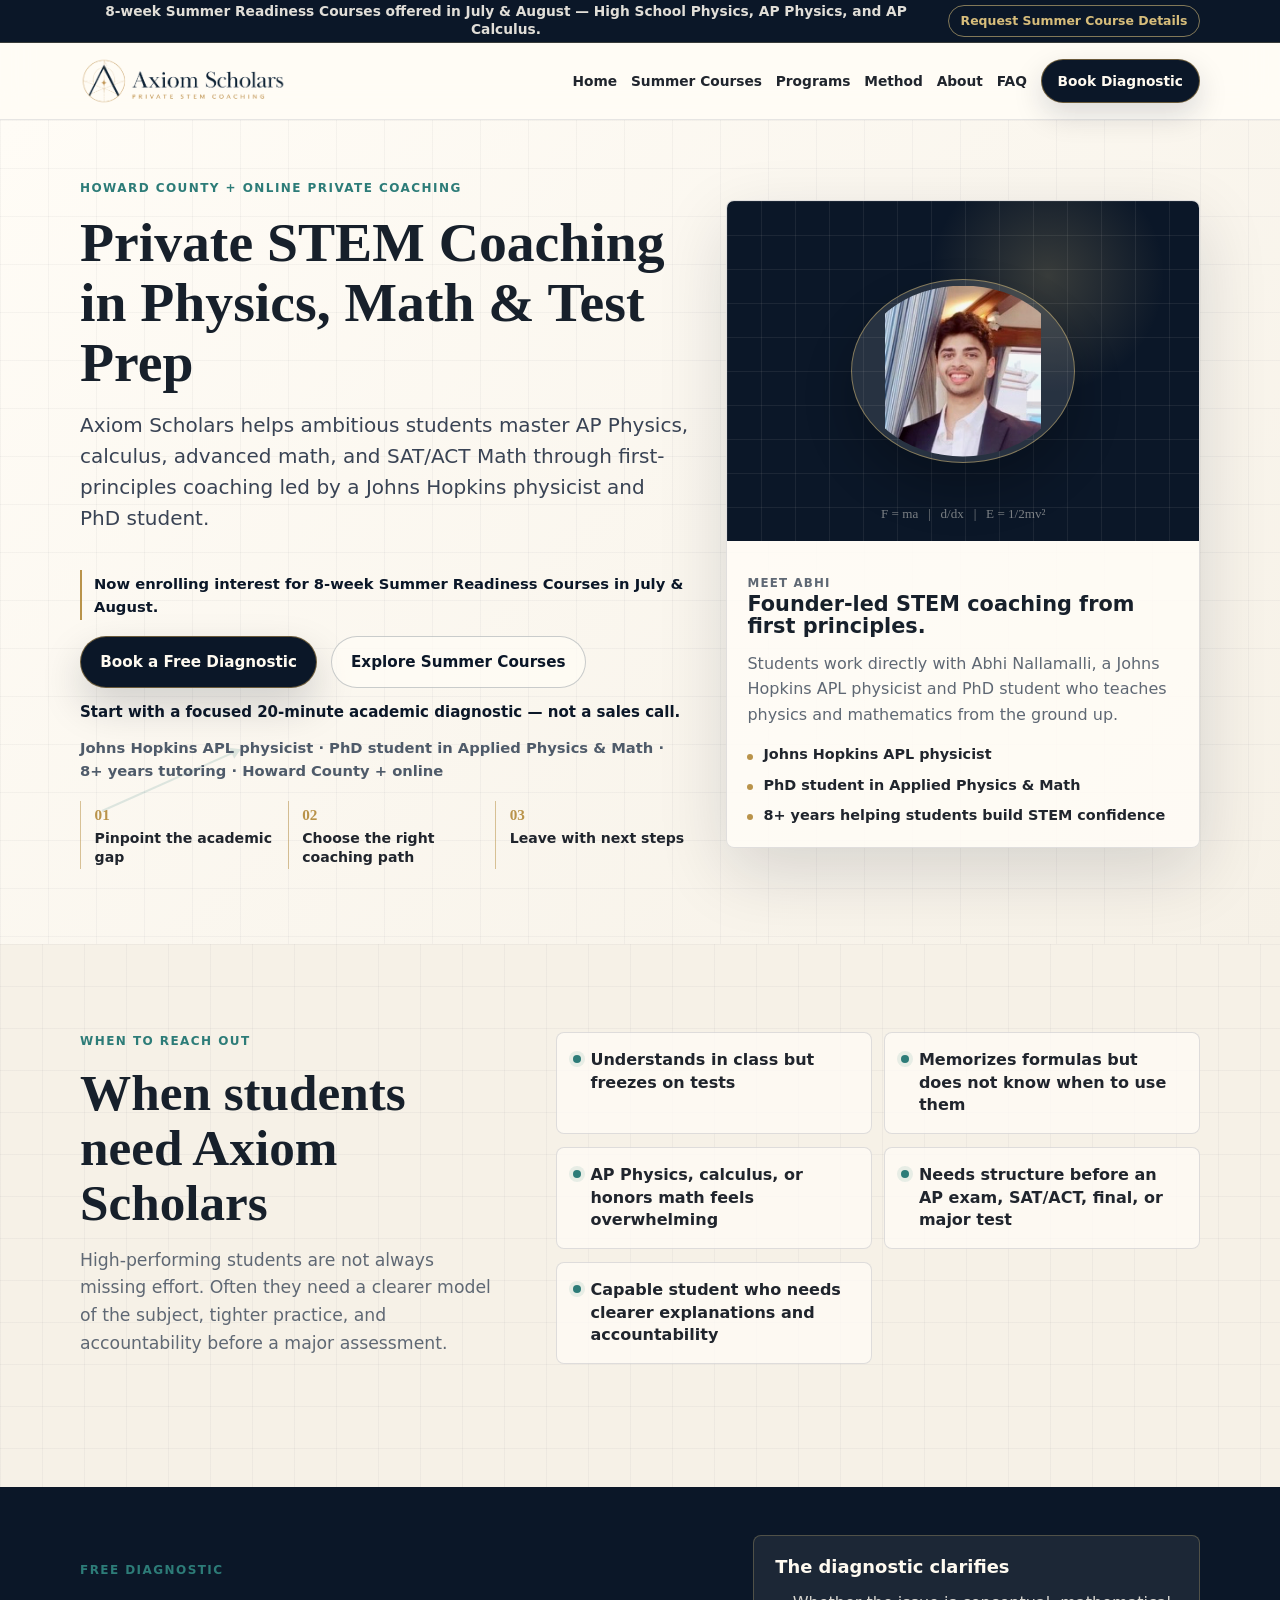
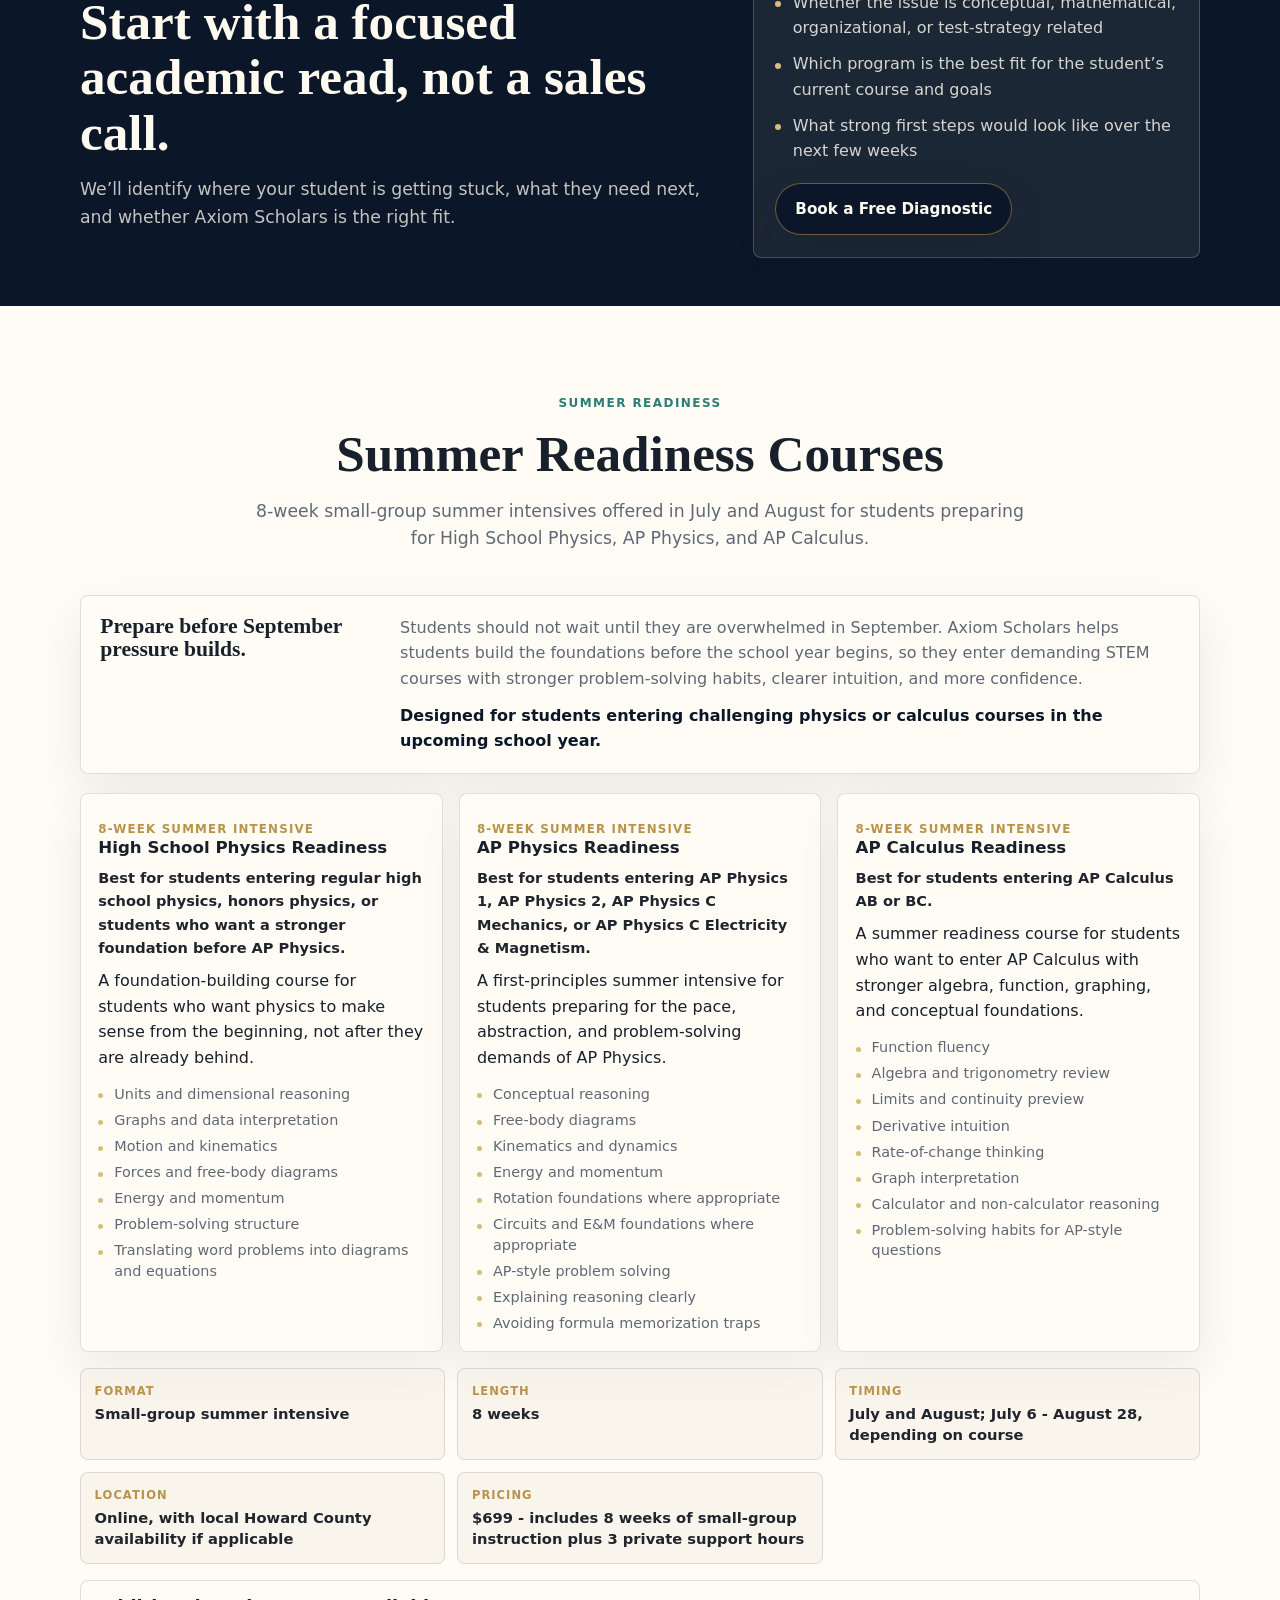
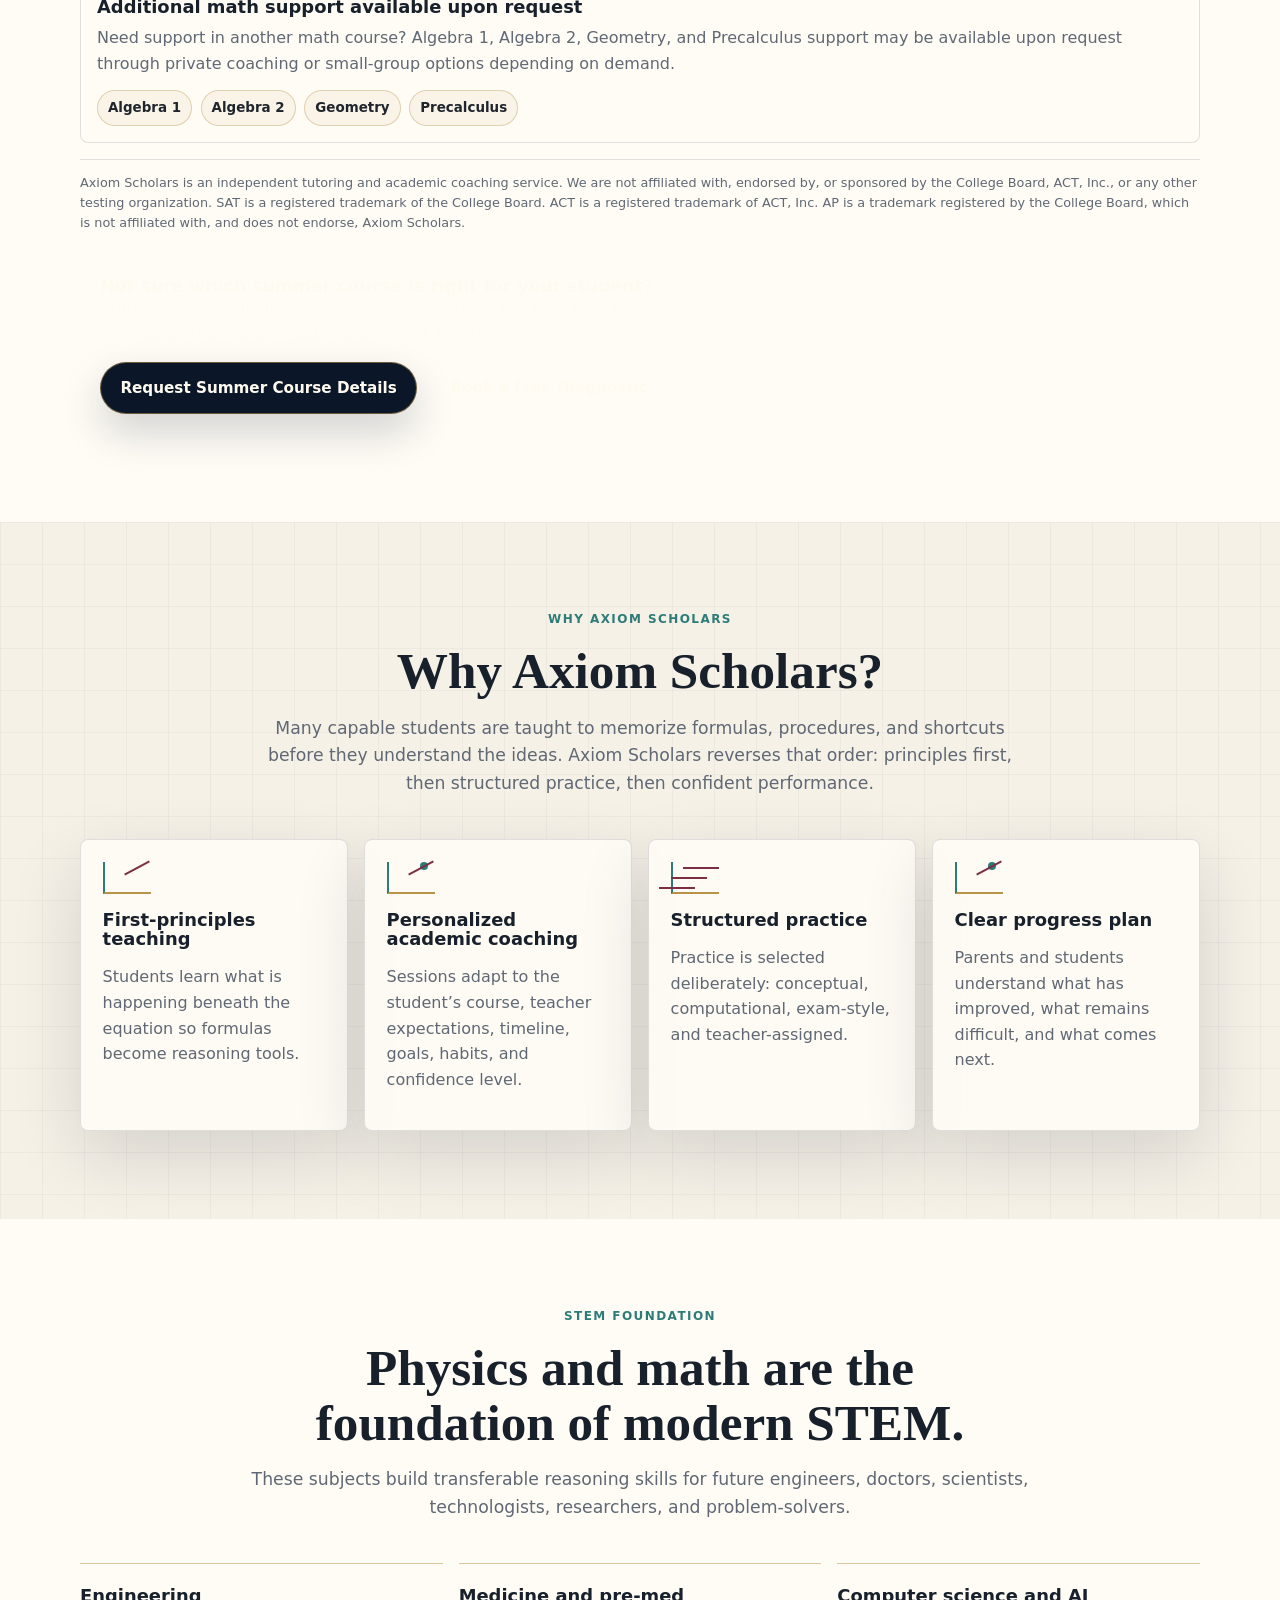
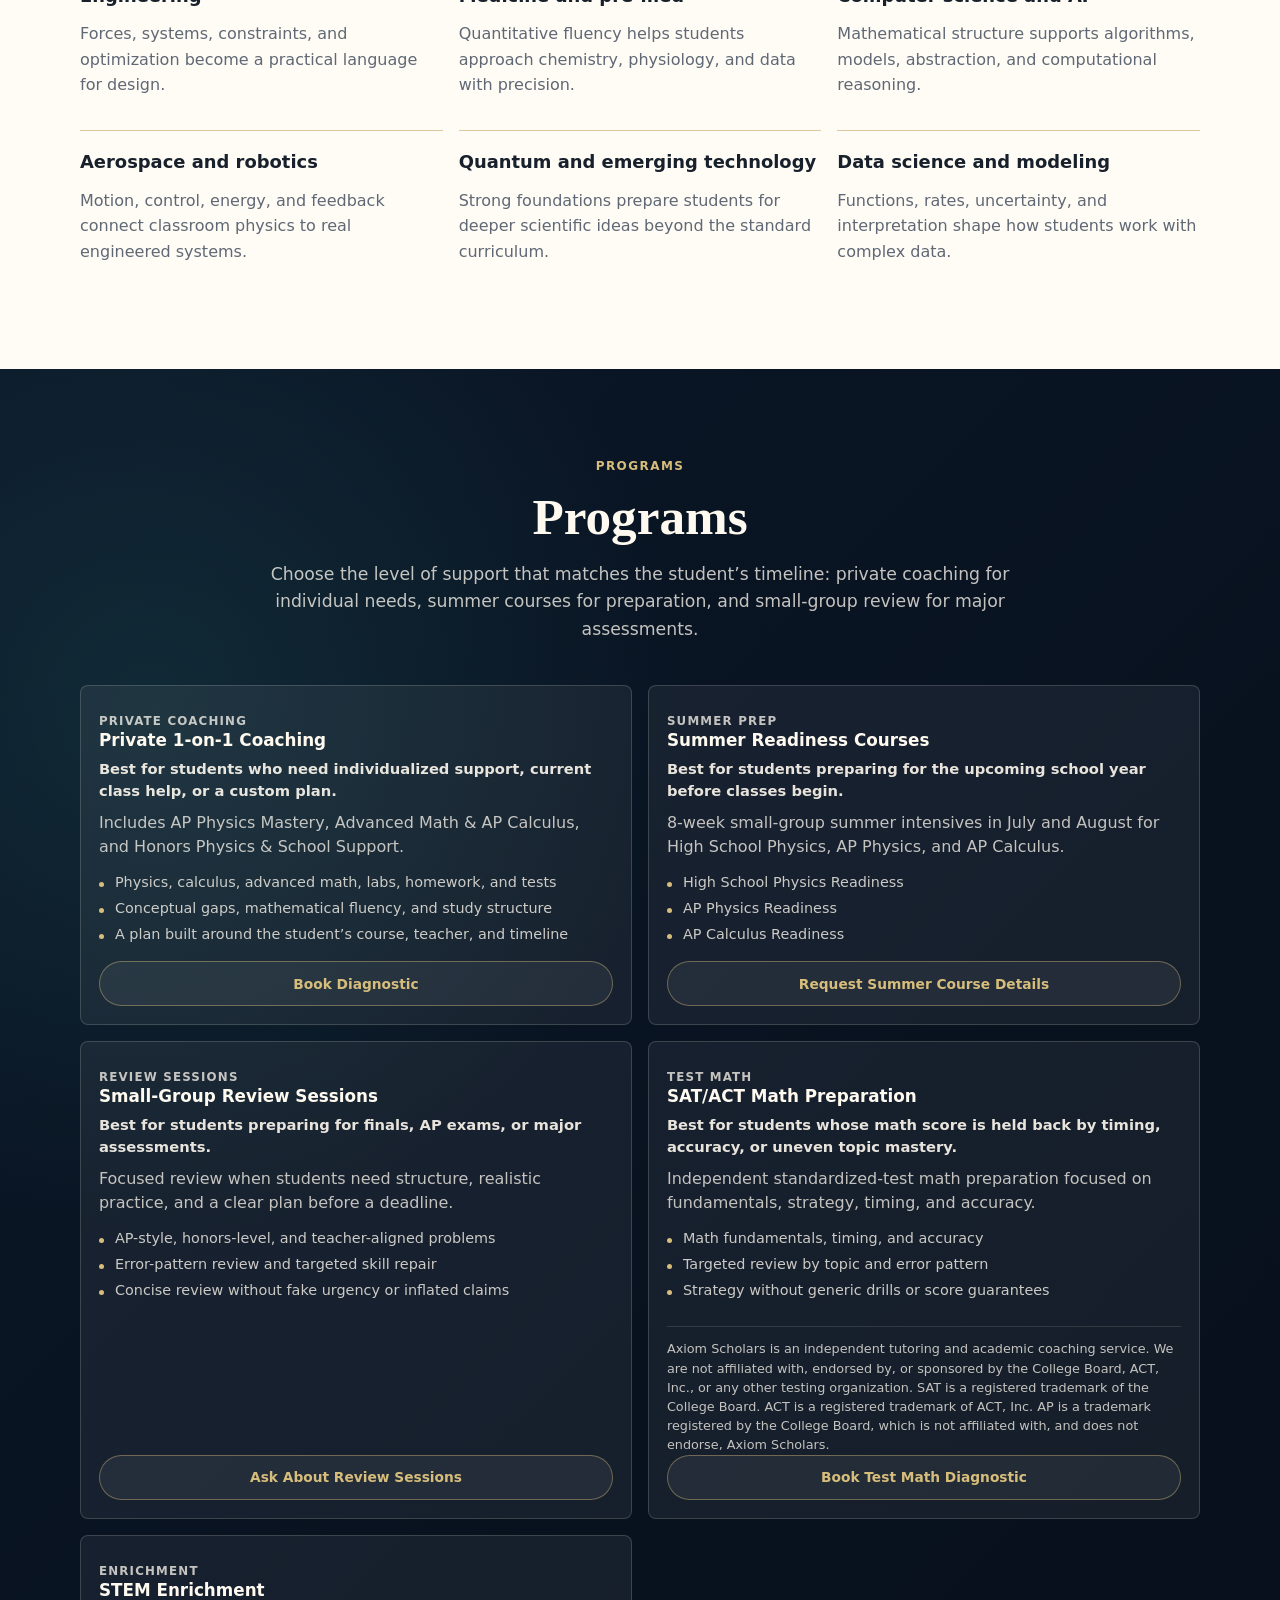
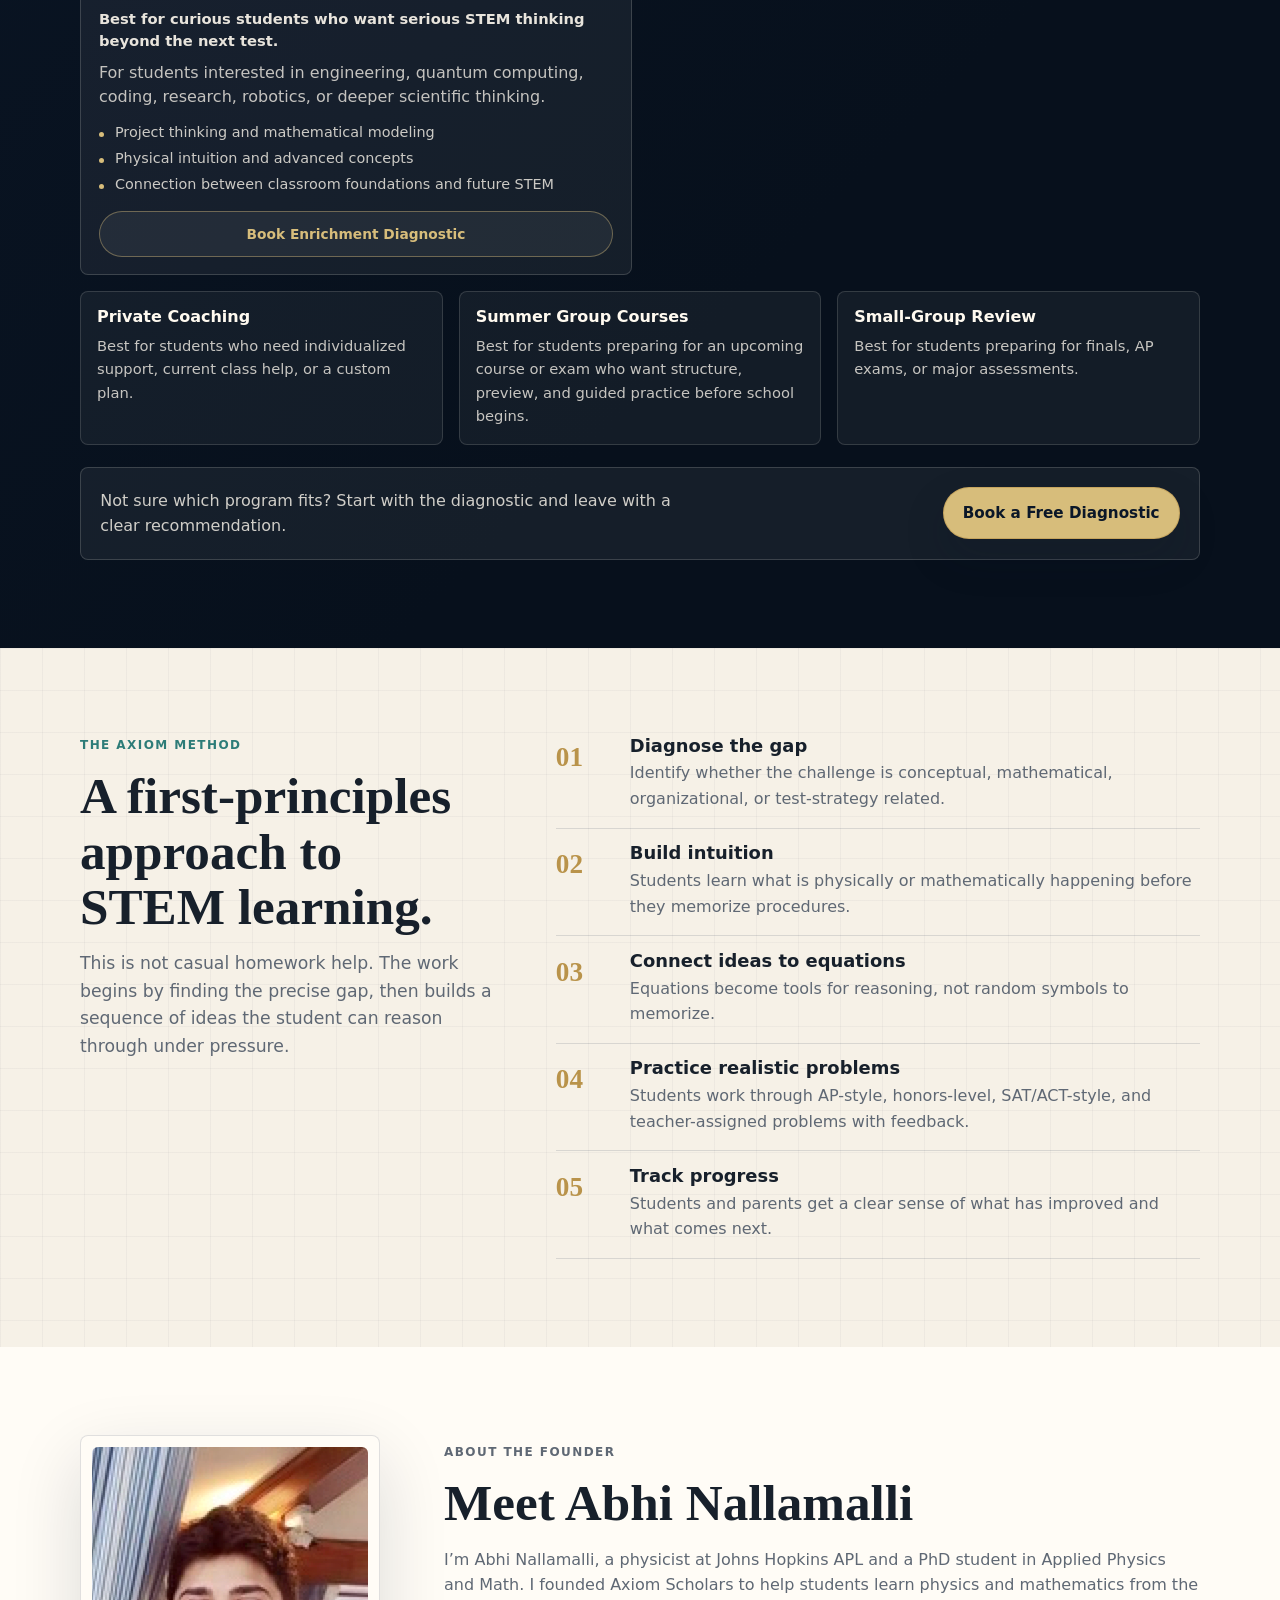
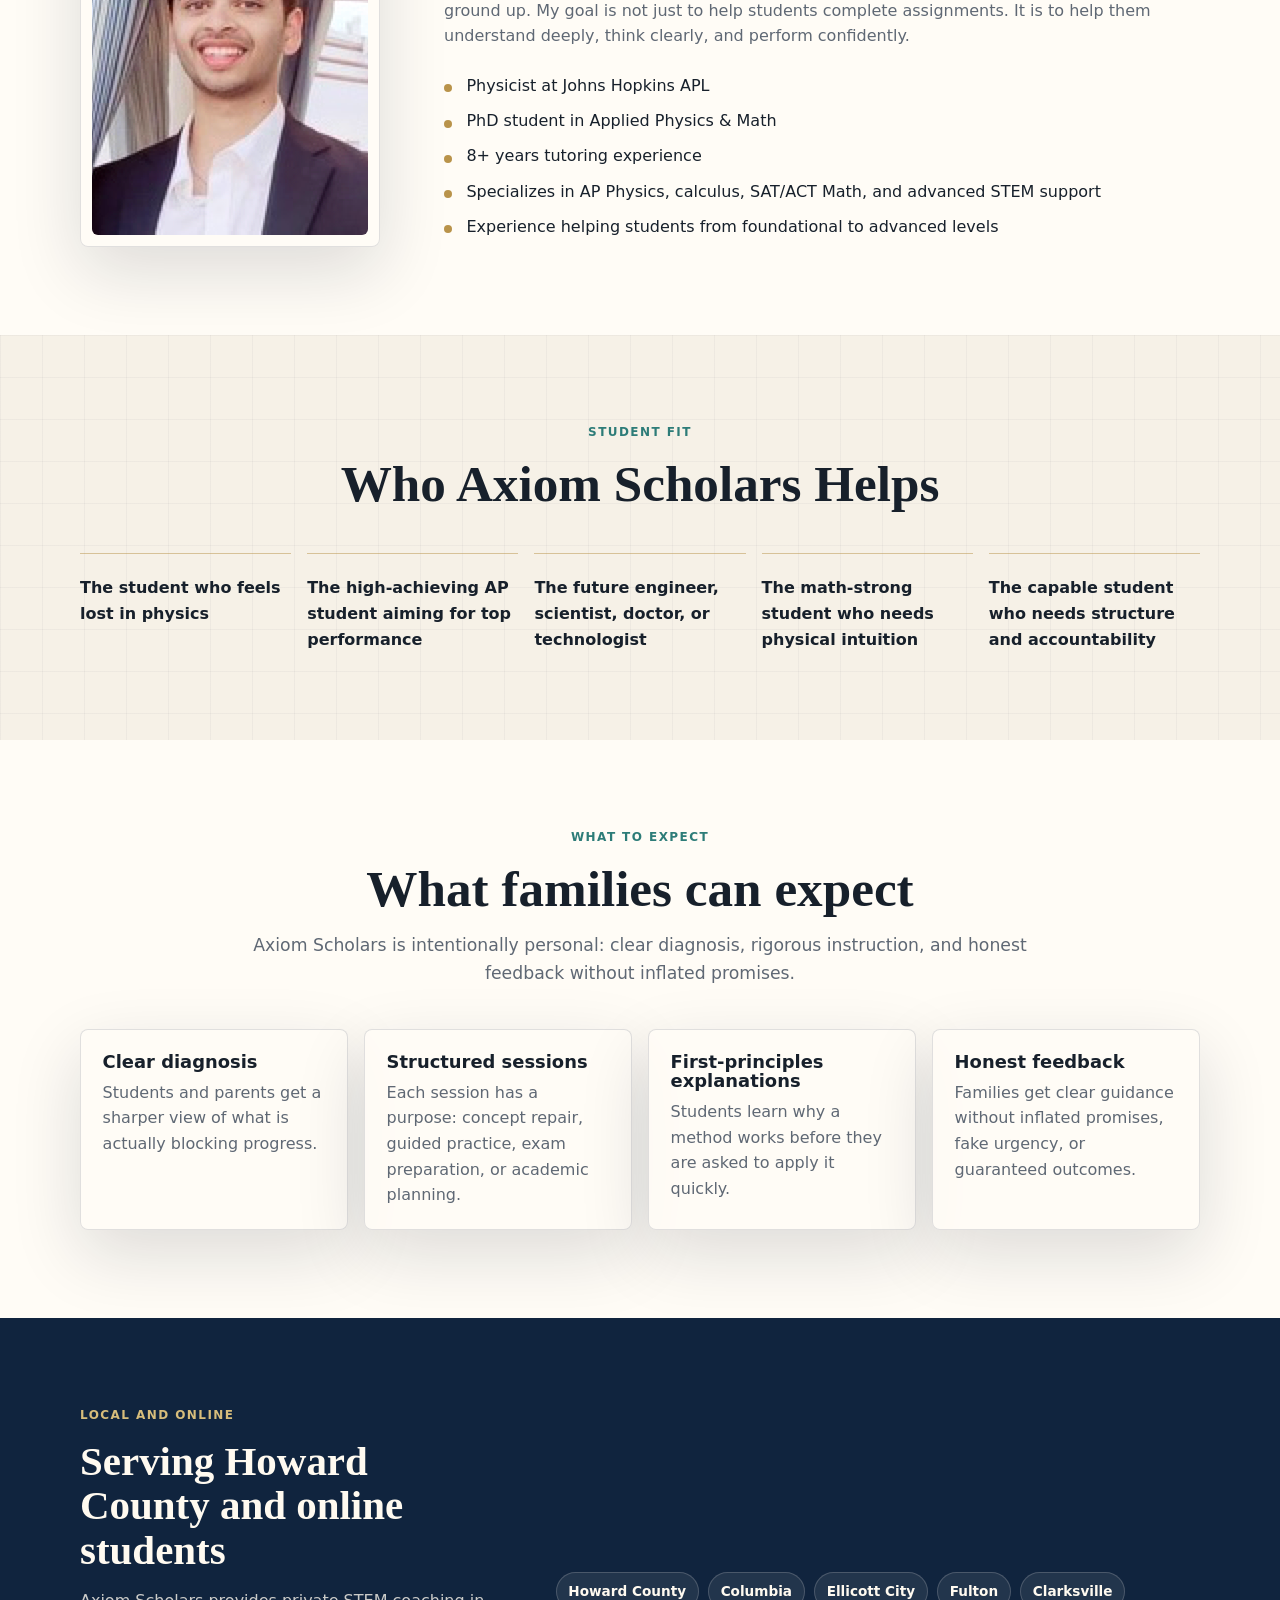
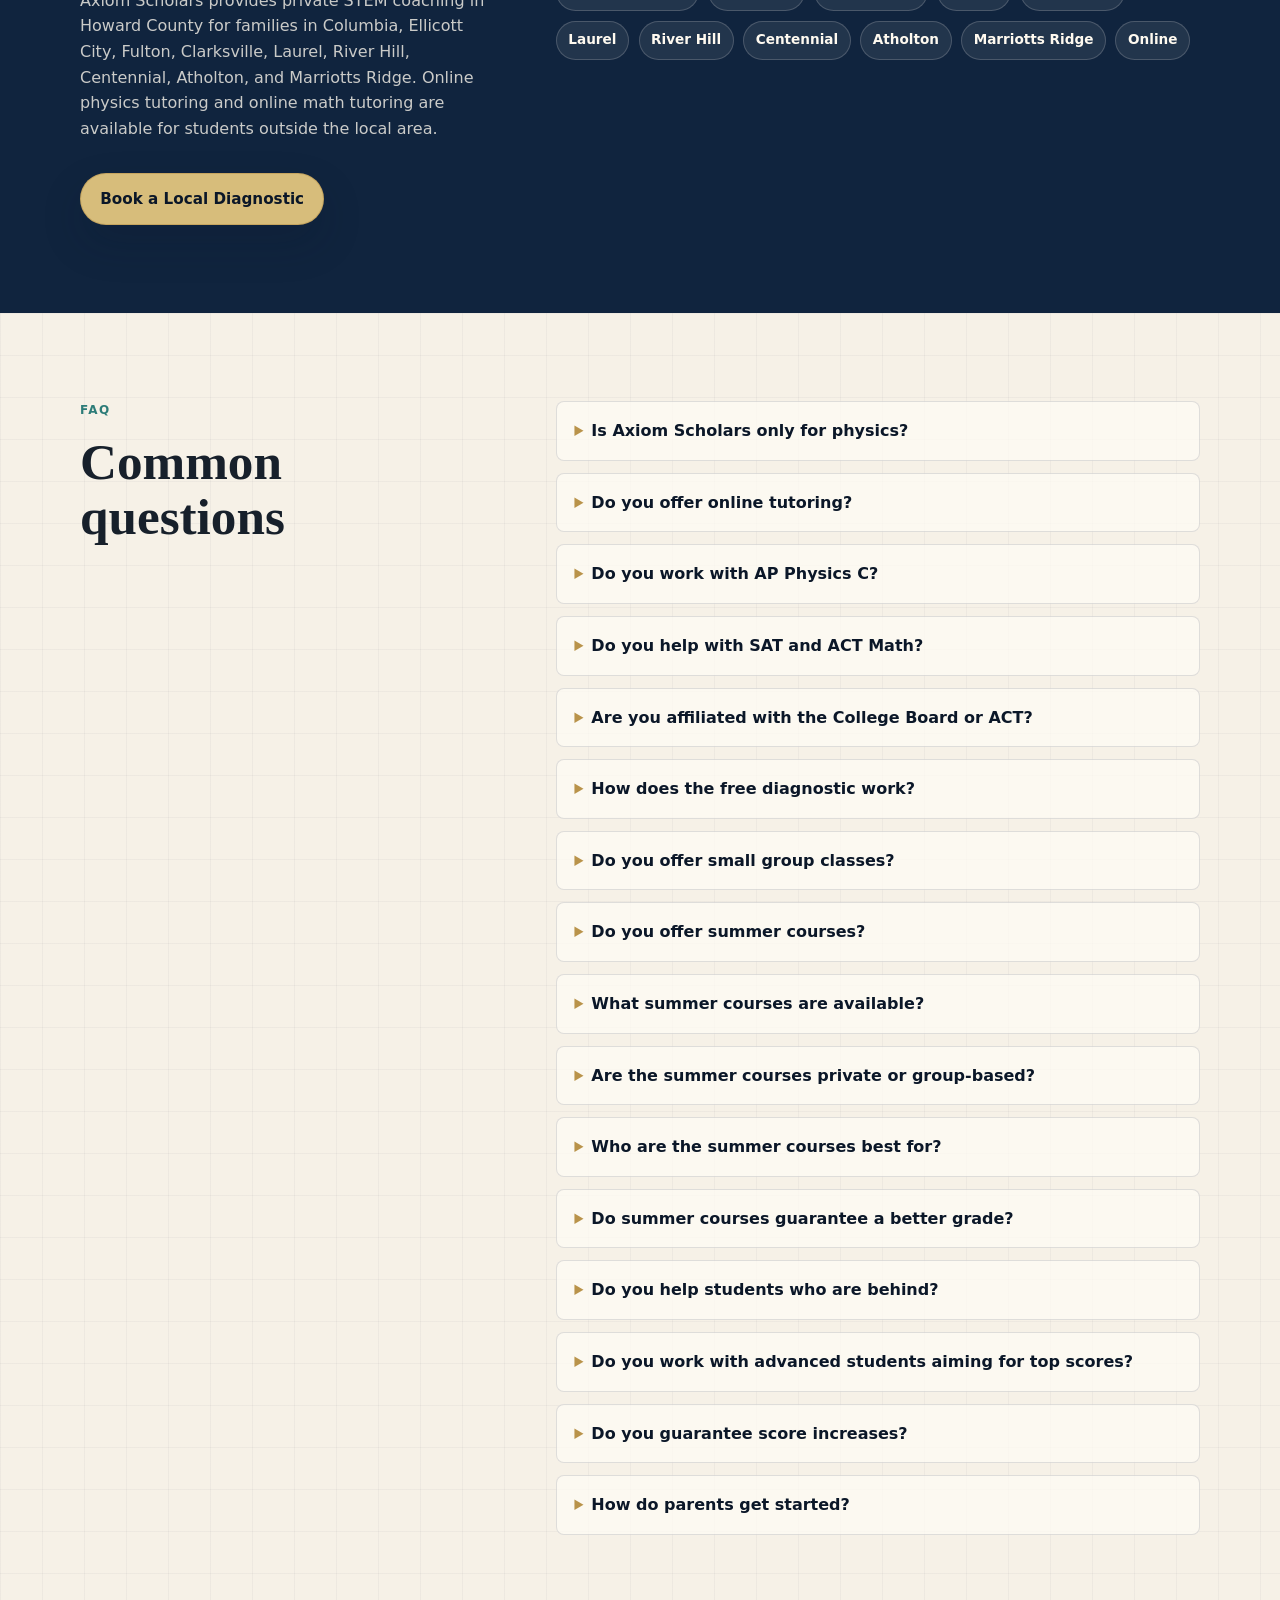
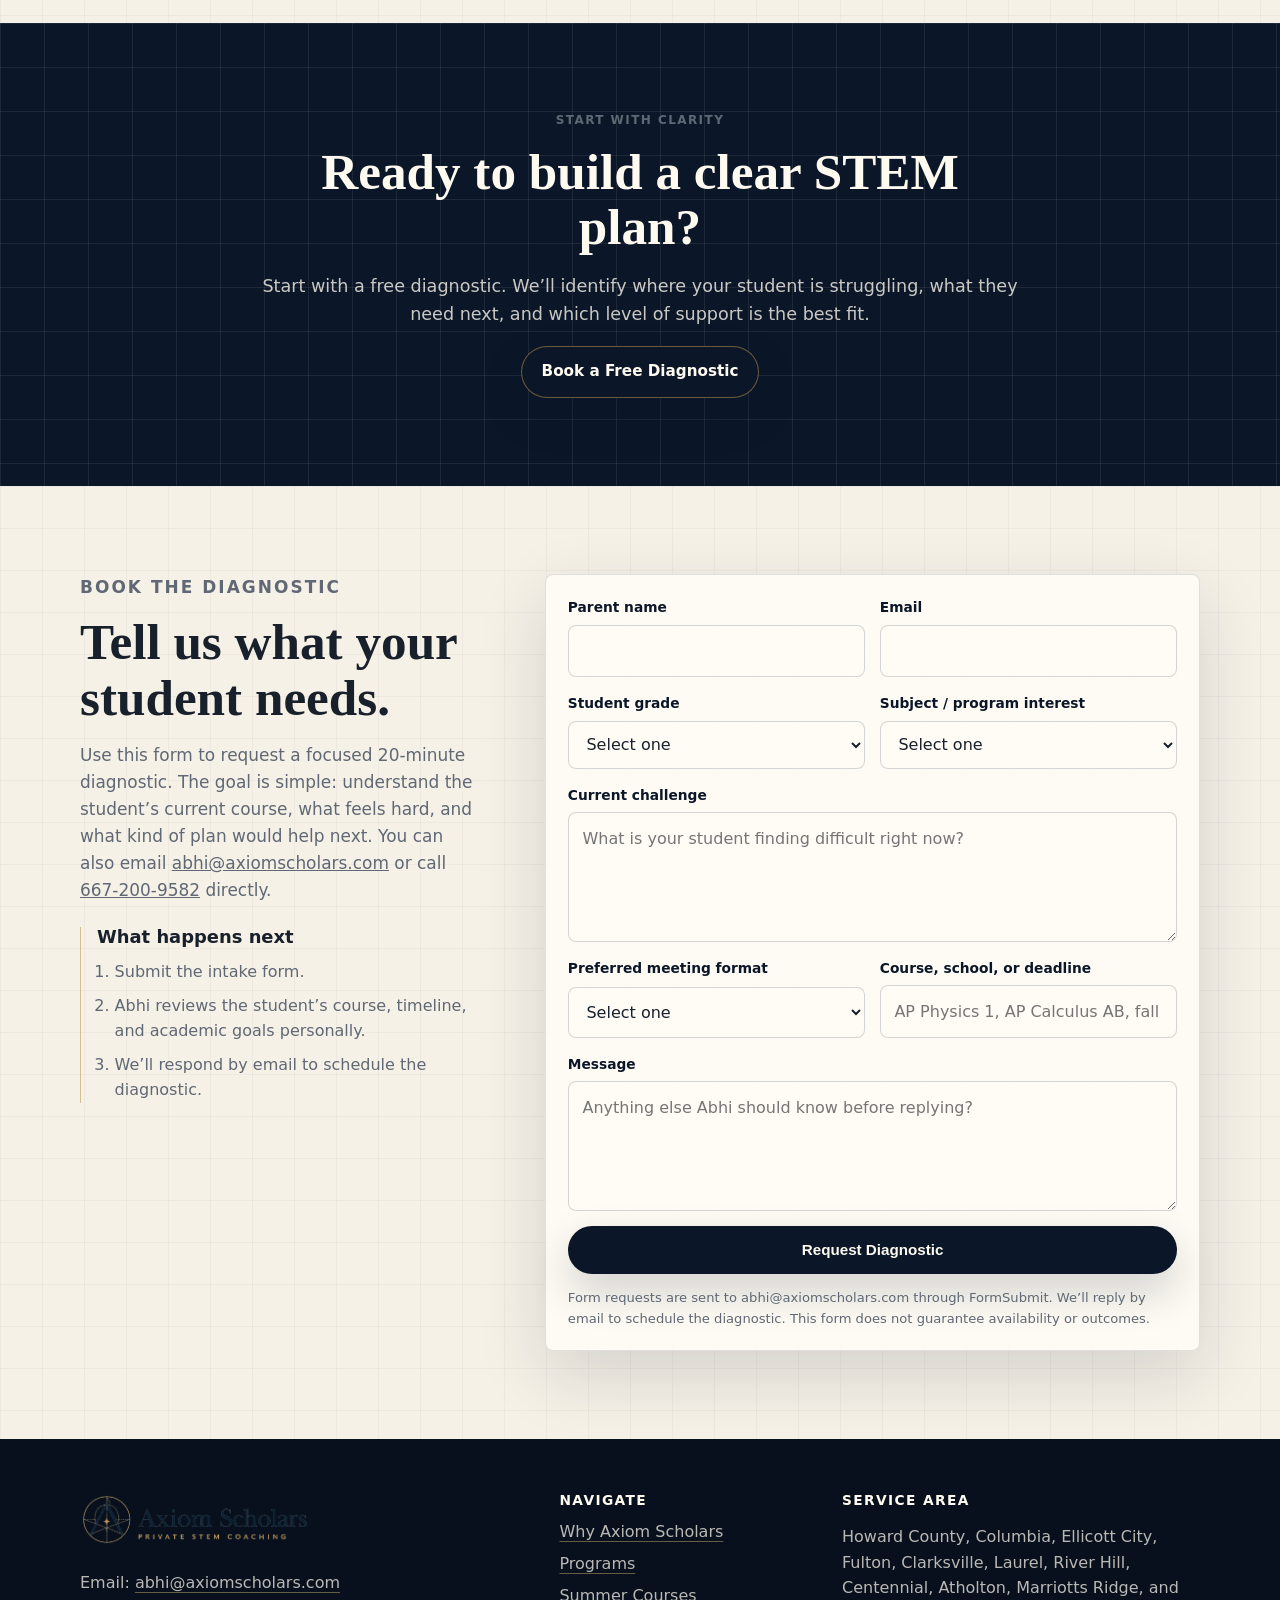
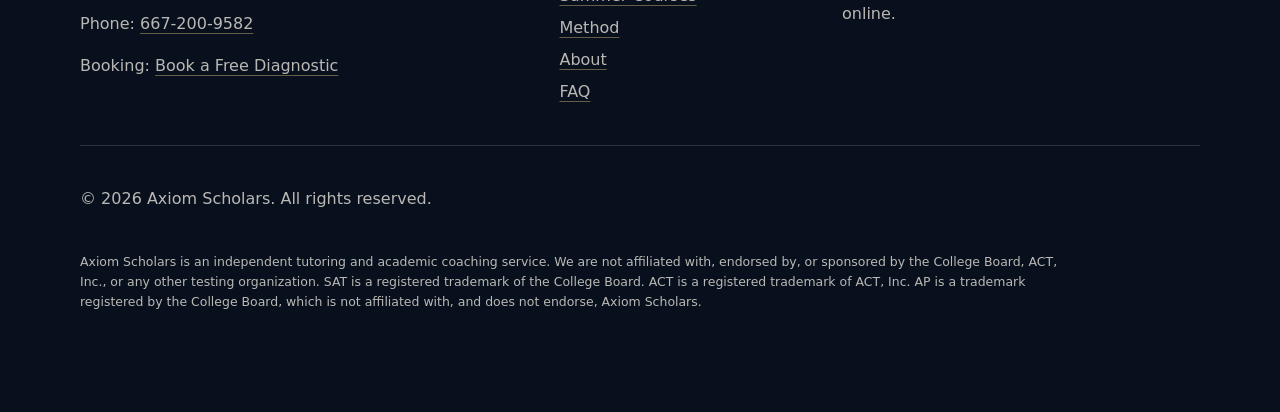
<file: index.html>
<!DOCTYPE html>
<html lang="en">
  <head>
    <meta charset="UTF-8" />
    <meta name="viewport" content="width=device-width, initial-scale=1.0" />
    <title>Axiom Scholars | Private STEM Coaching in Howard County</title>
    <meta
      name="description"
      content="Premium physics, math, AP, and SAT/ACT Math tutoring for Howard County and online students. Now offering 8-week Summer Readiness Courses in July and August."
    />
    <meta name="robots" content="index, follow" />
    <meta
      name="keywords"
      content="Private STEM coaching Howard County, Physics tutor Howard County, Math tutor Howard County, AP Physics tutor Columbia MD, AP Calculus tutor Howard County, SAT Math tutor Columbia MD, ACT Math tutor Howard County, STEM tutoring Howard County, Online physics tutoring, Online math tutoring, Private academic coaching Howard County, Summer physics course Howard County, High school physics prep Columbia MD, AP Physics summer course Howard County, AP Physics readiness Columbia MD, AP Calculus summer prep Howard County, AP Calculus readiness Columbia MD, Summer STEM courses Howard County, Summer math support Columbia MD, Online AP Physics summer prep, Online AP Calculus summer prep, 8-week summer physics course, 8-week AP Calculus summer prep"
    />
    <!-- TODO: Replace this URL if the production domain changes from GitHub Pages. -->
    <link rel="canonical" href="https://axiomscholars.github.io/website/" />

    <meta property="og:type" content="website" />
    <meta property="og:title" content="Axiom Scholars | Private STEM Coaching in Howard County" />
    <meta
      property="og:description"
      content="Premium physics, math, AP, and SAT/ACT Math tutoring for Howard County and online students. Now offering 8-week Summer Readiness Courses in July and August."
    />
    <!-- TODO: Replace this image URL if the production domain changes from GitHub Pages. -->
    <meta property="og:image" content="https://axiomscholars.github.io/website/assets/logo-social-clean.png" />
    <!-- TODO: Replace this URL if the production domain changes from GitHub Pages. -->
    <meta property="og:url" content="https://axiomscholars.github.io/website/" />
    <meta property="og:site_name" content="Axiom Scholars" />
    <meta name="twitter:card" content="summary_large_image" />
    <meta name="twitter:title" content="Axiom Scholars | Private STEM Coaching in Howard County" />
    <meta
      name="twitter:description"
      content="Premium physics, math, AP, and SAT/ACT Math tutoring for Howard County and online students. Now offering 8-week Summer Readiness Courses in July and August."
    />
    <meta name="twitter:image" content="https://axiomscholars.github.io/website/assets/logo-social-clean.png" />
    <meta name="theme-color" content="#0b1728" />
    <link rel="icon" type="image/png" href="assets/logo-emblem-clean.png" />
    <link rel="apple-touch-icon" href="assets/logo-emblem-clean.png" />

    <!-- Google tag (gtag.js): Google Analytics / Google Ads measurement -->
    <script async src="https://www.googletagmanager.com/gtag/js?id=G-MLTG4ZMLT8"></script>
    <script>
      window.dataLayer = window.dataLayer || [];
      function gtag(){dataLayer.push(arguments);}
      gtag('js', new Date());
      gtag('config', 'G-MLTG4ZMLT8');
    </script>

    <!--
      TODO: Optional Meta Pixel.
      Replace META_PIXEL_ID with the real pixel ID and uncomment only if using Facebook/Instagram ads.

      <script>
        !function(f,b,e,v,n,t,s){if(f.fbq)return;n=f.fbq=function(){n.callMethod?
        n.callMethod.apply(n,arguments):n.queue.push(arguments)};if(!f._fbq)f._fbq=n;
        n.push=n;n.loaded=!0;n.version='2.0';n.queue=[];t=b.createElement(e);t.async=!0;
        t.src=v;s=b.getElementsByTagName(e)[0];s.parentNode.insertBefore(t,s)}
        (window, document,'script','https://connect.facebook.net/en_US/fbevents.js');
        fbq('init', 'META_PIXEL_ID');
        fbq('track', 'PageView');
      </script>
    -->

    <link rel="stylesheet" href="styles.css" />
    <script type="application/ld+json">
      {
        "@context": "https://schema.org",
        "@type": ["EducationalOrganization", "LocalBusiness"],
        "name": "Axiom Scholars",
        "description": "Private STEM coaching in Howard County for physics, advanced math, AP coursework, standardized test math preparation, and 8-week Summer Readiness Courses.",
        "url": "https://axiomscholars.github.io/website/",
        "image": "https://axiomscholars.github.io/website/assets/logo-social-clean.png",
        "email": "abhi@axiomscholars.com",
        "telephone": "+1-667-200-9582",
        "priceRange": "$$$",
        "founder": {
          "@type": "Person",
          "name": "Abhi Nallamalli",
          "jobTitle": "Physicist and PhD student in Applied Physics and Math"
        },
        "address": {
          "@type": "PostalAddress",
          "addressRegion": "MD",
          "addressCountry": "US"
        },
        "areaServed": [
          "Howard County, Maryland",
          "Columbia, Maryland",
          "Ellicott City, Maryland",
          "Fulton, Maryland",
          "Clarksville, Maryland",
          "Laurel, Maryland",
          "Online"
        ],
        "knowsAbout": [
          "Physics tutoring",
          "Math tutoring",
          "AP Physics",
          "AP Calculus",
          "SAT Math preparation",
          "ACT Math preparation",
          "STEM coaching",
          "Summer AP Physics preparation",
          "AP Calculus summer preparation",
          "STEM summer courses",
          "High school physics preparation",
          "8-week summer physics course",
          "8-week AP Calculus summer prep"
        ],
        "hasOfferCatalog": {
          "@type": "OfferCatalog",
          "name": "Private STEM coaching programs",
          "itemListElement": [
            {
              "@type": "Offer",
              "name": "Private 1-on-1 STEM Coaching"
            },
            {
              "@type": "Offer",
              "name": "Summer Readiness Courses"
            },
            {
              "@type": "Offer",
              "name": "Small-Group Review Sessions"
            },
            {
              "@type": "Offer",
              "name": "SAT/ACT Math Preparation"
            },
            {
              "@type": "Offer",
              "name": "STEM Enrichment"
            }
          ]
        },
        "sameAs": []
      }
    </script>
  </head>
  <body>
    <a class="skip-link" href="#main">Skip to content</a>

    <header class="site-header" data-header>
      <div class="announcement-bar">
        <div class="container announcement-inner">
          <p>
            <span class="announcement-full">8-week Summer Readiness Courses offered in July &amp; August &mdash; High School Physics, AP Physics, and AP Calculus.</span>
            <span class="announcement-short">Summer Readiness Courses: July &amp; August</span>
          </p>
          <a href="summer/"><span class="announcement-cta-full">Request Summer Course Details</span><span class="announcement-cta-short">Details</span></a>
        </div>
      </div>
      <nav class="nav container" aria-label="Primary navigation">
        <a class="brand" href="#home" aria-label="Axiom Scholars home">
          <img class="brand-logo brand-logo-full" src="assets/logo-horizontal-clean.png" alt="Axiom Scholars logo" width="1879" height="433" />
          <img class="brand-logo brand-logo-icon" src="assets/logo-emblem-clean.png" alt="Axiom Scholars logo" width="1008" height="1018" />
        </a>
        <button class="nav-toggle" type="button" aria-expanded="false" aria-controls="nav-menu" data-nav-toggle>
          <span class="sr-only">Toggle navigation</span>
          <span aria-hidden="true"></span>
          <span aria-hidden="true"></span>
          <span aria-hidden="true"></span>
        </button>
        <div class="nav-menu" id="nav-menu" data-nav-menu>
          <a href="#home">Home</a>
          <a href="summer/">Summer Courses</a>
          <a href="#programs">Programs</a>
          <a href="#method">Method</a>
          <a href="#about">About</a>
          <a href="#faq">FAQ</a>
          <a class="nav-cta" href="#diagnostic-form">Book Diagnostic</a>
        </div>
      </nav>
    </header>

    <main id="main">
      <section class="hero section" id="home" aria-labelledby="hero-title">
        <div class="hero-bg" aria-hidden="true">
          <span class="axis axis-x"></span>
          <span class="axis axis-y"></span>
          <span class="vector vector-one"></span>
          <span class="vector vector-two"></span>
        </div>
        <div class="container hero-grid">
          <div class="hero-copy">
            <p class="eyebrow">Howard County + online private coaching</p>
            <h1 id="hero-title">Private STEM Coaching in Physics, Math &amp; Test Prep</h1>
            <p class="hero-subtitle">
              Axiom Scholars helps ambitious students master AP Physics, calculus, advanced math, and SAT/ACT Math
              through first-principles coaching led by a Johns Hopkins physicist and PhD student.
            </p>
          </div>
          <aside class="hero-card intro-card" aria-label="Meet Abhi Nallamalli">
            <div class="intro-card-panel">
              <img
                src="assets/headshot-enhanced.png"
                alt="Abhi Nallamalli, founder of Axiom Scholars"
                class="intro-card-mark"
                width="354"
                height="388"
                loading="eager"
              />
              <div class="intro-card-equation">F = ma &nbsp; | &nbsp; d/dx &nbsp; | &nbsp; E = 1/2mv²</div>
            </div>
            <div class="hero-card-copy">
              <p class="card-kicker">Meet Abhi</p>
              <h2>Founder-led STEM coaching from first principles.</h2>
              <p>
                Students work directly with Abhi Nallamalli, a Johns Hopkins APL physicist and PhD student who
                teaches physics and mathematics from the ground up.
              </p>
              <ul class="video-proof-list" aria-label="Founder credibility">
                <li>Johns Hopkins APL physicist</li>
                <li>PhD student in Applied Physics &amp; Math</li>
                <li>8+ years helping students build STEM confidence</li>
              </ul>
            </div>
          </aside>
          <div class="hero-actions">
            <p class="seasonal-callout">Now enrolling interest for 8-week Summer Readiness Courses in July &amp; August.</p>
            <div class="cta-row" aria-label="Primary actions">
              <a class="button button-primary" href="#diagnostic-form">Book a Free Diagnostic</a>
              <a class="button button-secondary" href="summer/">Explore Summer Courses</a>
            </div>
            <p class="cta-note">
              Start with a focused 20-minute academic diagnostic &mdash; not a sales call.
            </p>
            <p class="credential-line">
              Johns Hopkins APL physicist · PhD student in Applied Physics &amp; Math · 8+ years tutoring · Howard County + online
            </p>
            <div class="parent-proof" aria-label="What parents get quickly">
              <div>
                <span>01</span>
                <p>Pinpoint the academic gap</p>
              </div>
              <div>
                <span>02</span>
                <p>Choose the right coaching path</p>
              </div>
              <div>
                <span>03</span>
                <p>Leave with next steps</p>
              </div>
            </div>
          </div>
        </div>
      </section>

      <section class="section section-light need-section" aria-labelledby="need-title">
        <div class="container need-grid">
          <div class="section-heading align-left">
            <p class="eyebrow">When to reach out</p>
            <h2 id="need-title">When students need Axiom Scholars</h2>
            <p>
              High-performing students are not always missing effort. Often they need a clearer model of the subject,
              tighter practice, and accountability before a major assessment.
            </p>
          </div>
          <div class="need-list" aria-label="Parent pain points">
            <article>Understands in class but freezes on tests</article>
            <article>Memorizes formulas but does not know when to use them</article>
            <article>AP Physics, calculus, or honors math feels overwhelming</article>
            <article>Needs structure before an AP exam, SAT/ACT, final, or major test</article>
            <article>Capable student who needs clearer explanations and accountability</article>
          </div>
        </div>
      </section>

      <section class="section diagnostic-section" aria-labelledby="diagnostic-title">
        <div class="container diagnostic-grid">
          <div class="section-heading align-left">
            <p class="eyebrow">Free diagnostic</p>
            <h2 id="diagnostic-title">Start with a focused academic read, not a sales call.</h2>
            <p>
              We’ll identify where your student is getting stuck, what they need next, and whether Axiom Scholars is
              the right fit.
            </p>
          </div>
          <div class="diagnostic-card" aria-label="Diagnostic includes">
            <h3>The diagnostic clarifies</h3>
            <ul>
              <li>Whether the issue is conceptual, mathematical, organizational, or test-strategy related</li>
              <li>Which program is the best fit for the student’s current course and goals</li>
              <li>What strong first steps would look like over the next few weeks</li>
            </ul>
            <a class="button button-primary" href="#diagnostic-form">Book a Free Diagnostic</a>
          </div>
        </div>
      </section>

      <section class="section" id="summer-courses" aria-labelledby="summer-title">
        <div class="container">
          <div class="section-heading">
            <p class="eyebrow">Summer readiness</p>
            <h2 id="summer-title">Summer Readiness Courses</h2>
            <p>
              8-week small-group summer intensives offered in July and August for students preparing for High School
              Physics, AP Physics, and AP Calculus.
            </p>
          </div>
          <div class="readiness-intro">
            <h3>Prepare before September pressure builds.</h3>
            <div>
              <p>
                Students should not wait until they are overwhelmed in September. Axiom Scholars helps students build
                the foundations before the school year begins, so they enter demanding STEM courses with stronger
                problem-solving habits, clearer intuition, and more confidence.
              </p>
              <p class="readiness-line">Designed for students entering challenging physics or calculus courses in the upcoming school year.</p>
            </div>
          </div>
          <div class="course-grid flagship-course-grid" aria-label="Summer readiness course options">
            <article class="course-card">
              <p class="program-label">8-week summer intensive</p>
              <h3>High School Physics Readiness</h3>
              <p class="program-fit">
                Best for students entering regular high school physics, honors physics, or students who want a stronger
                foundation before AP Physics.
              </p>
              <p>
                A foundation-building course for students who want physics to make sense from the beginning, not after
                they are already behind.
              </p>
              <ul class="program-points">
                <li>Units and dimensional reasoning</li>
                <li>Graphs and data interpretation</li>
                <li>Motion and kinematics</li>
                <li>Forces and free-body diagrams</li>
                <li>Energy and momentum</li>
                <li>Problem-solving structure</li>
                <li>Translating word problems into diagrams and equations</li>
              </ul>
            </article>
            <article class="course-card">
              <p class="program-label">8-week summer intensive</p>
              <h3>AP Physics Readiness</h3>
              <p class="program-fit">
                Best for students entering AP Physics 1, AP Physics 2, AP Physics C Mechanics, or AP Physics C
                Electricity &amp; Magnetism.
              </p>
              <p>
                A first-principles summer intensive for students preparing for the pace, abstraction, and problem-solving
                demands of AP Physics.
              </p>
              <ul class="program-points">
                <li>Conceptual reasoning</li>
                <li>Free-body diagrams</li>
                <li>Kinematics and dynamics</li>
                <li>Energy and momentum</li>
                <li>Rotation foundations where appropriate</li>
                <li>Circuits and E&amp;M foundations where appropriate</li>
                <li>AP-style problem solving</li>
                <li>Explaining reasoning clearly</li>
                <li>Avoiding formula memorization traps</li>
              </ul>
            </article>
            <article class="course-card">
              <p class="program-label">8-week summer intensive</p>
              <h3>AP Calculus Readiness</h3>
              <p class="program-fit">Best for students entering AP Calculus AB or BC.</p>
              <p>
                A summer readiness course for students who want to enter AP Calculus with stronger algebra, function,
                graphing, and conceptual foundations.
              </p>
              <ul class="program-points">
                <li>Function fluency</li>
                <li>Algebra and trigonometry review</li>
                <li>Limits and continuity preview</li>
                <li>Derivative intuition</li>
                <li>Rate-of-change thinking</li>
                <li>Graph interpretation</li>
                <li>Calculator and non-calculator reasoning</li>
                <li>Problem-solving habits for AP-style questions</li>
              </ul>
            </article>
          </div>
          <div class="course-details" aria-label="Summer course details">
            <article>
              <span>Format</span>
              <p>Small-group summer intensive</p>
            </article>
            <article>
              <span>Length</span>
              <p>8 weeks</p>
            </article>
            <article>
              <span>Timing</span>
              <p>July and August; July 6 - August 28, depending on course</p>
            </article>
            <article>
              <span>Location</span>
              <p>Online, with local Howard County availability if applicable</p>
            </article>
            <article>
              <span>Pricing</span>
              <p>$699 - includes 8 weeks of small-group instruction plus 3 private support hours</p>
            </article>
          </div>
          <div class="request-note">
            <h3>Additional math support available upon request</h3>
            <p>
              Need support in another math course? Algebra 1, Algebra 2, Geometry, and Precalculus support may be
              available upon request through private coaching or small-group options depending on demand.
            </p>
            <div class="request-tags" aria-label="Additional math support">
              <span>Algebra 1</span>
              <span>Algebra 2</span>
              <span>Geometry</span>
              <span>Precalculus</span>
            </div>
          </div>
          <p class="mini-disclaimer summer-disclaimer">
            Axiom Scholars is an independent tutoring and academic coaching service. We are not affiliated with,
            endorsed by, or sponsored by the College Board, ACT, Inc., or any other testing organization. SAT is a
            registered trademark of the College Board. ACT is a registered trademark of ACT, Inc. AP is a trademark
            registered by the College Board, which is not affiliated with, and does not endorse, Axiom Scholars.
          </p>
          <div class="section-cta light-cta summer-cta">
            <div>
              <h3>Not sure which summer course is right for your student?</h3>
              <p>
                Start with a free diagnostic and we’ll recommend the best path based on your student’s course, goals,
                and current foundations.
              </p>
            </div>
            <div class="cta-row compact-cta-row">
              <a class="button button-primary" href="summer/#diagnostic-form">Request Summer Course Details</a>
              <a class="button button-secondary dark-secondary" href="#diagnostic-form">Book a Free Diagnostic</a>
            </div>
          </div>
        </div>
      </section>

      <section class="section section-light" id="why" aria-labelledby="why-title">
        <div class="container">
          <div class="section-heading">
            <p class="eyebrow">Why Axiom Scholars</p>
            <h2 id="why-title">Why Axiom Scholars?</h2>
            <p>
              Many capable students are taught to memorize formulas, procedures, and shortcuts before they understand
              the ideas. Axiom Scholars reverses that order: principles first, then structured practice, then confident
              performance.
            </p>
          </div>
          <div class="feature-grid">
            <article class="feature-card">
              <span class="line-icon" aria-hidden="true"></span>
              <h3>First-principles teaching</h3>
              <p>Students learn what is happening beneath the equation so formulas become reasoning tools.</p>
            </article>
            <article class="feature-card">
              <span class="line-icon line-icon-dots" aria-hidden="true"></span>
              <h3>Personalized academic coaching</h3>
              <p>Sessions adapt to the student’s course, teacher expectations, timeline, goals, habits, and confidence level.</p>
            </article>
            <article class="feature-card">
              <span class="line-icon line-icon-steps" aria-hidden="true"></span>
              <h3>Structured practice</h3>
              <p>Practice is selected deliberately: conceptual, computational, exam-style, and teacher-assigned.</p>
            </article>
            <article class="feature-card">
              <span class="line-icon line-icon-plan" aria-hidden="true"></span>
              <h3>Clear progress plan</h3>
              <p>Parents and students understand what has improved, what remains difficult, and what comes next.</p>
            </article>
          </div>
        </div>
      </section>

      <section class="section" aria-labelledby="foundation-title">
        <div class="container">
          <div class="section-heading">
            <p class="eyebrow">STEM foundation</p>
            <h2 id="foundation-title">Physics and math are the foundation of modern STEM.</h2>
            <p>
              These subjects build transferable reasoning skills for future engineers, doctors, scientists,
              technologists, researchers, and problem-solvers.
            </p>
          </div>
          <div class="discipline-grid">
            <article>
              <h3>Engineering</h3>
              <p>Forces, systems, constraints, and optimization become a practical language for design.</p>
            </article>
            <article>
              <h3>Medicine and pre-med</h3>
              <p>Quantitative fluency helps students approach chemistry, physiology, and data with precision.</p>
            </article>
            <article>
              <h3>Computer science and AI</h3>
              <p>Mathematical structure supports algorithms, models, abstraction, and computational reasoning.</p>
            </article>
            <article>
              <h3>Aerospace and robotics</h3>
              <p>Motion, control, energy, and feedback connect classroom physics to real engineered systems.</p>
            </article>
            <article>
              <h3>Quantum and emerging technology</h3>
              <p>Strong foundations prepare students for deeper scientific ideas beyond the standard curriculum.</p>
            </article>
            <article>
              <h3>Data science and modeling</h3>
              <p>Functions, rates, uncertainty, and interpretation shape how students work with complex data.</p>
            </article>
          </div>
        </div>
      </section>

      <section class="section section-dark" id="programs" aria-labelledby="programs-title">
        <div class="container">
          <div class="section-heading">
            <p class="eyebrow">Programs</p>
            <h2 id="programs-title">Programs</h2>
            <p>
              Choose the level of support that matches the student’s timeline: private coaching for individual needs,
              summer courses for preparation, and small-group review for major assessments.
            </p>
          </div>
          <div class="program-grid">
            <article class="program-card">
              <p class="program-label">Private coaching</p>
              <h3>Private 1-on-1 Coaching</h3>
              <p class="program-fit">Best for students who need individualized support, current class help, or a custom plan.</p>
              <p>Includes AP Physics Mastery, Advanced Math &amp; AP Calculus, and Honors Physics &amp; School Support.</p>
              <ul class="program-points">
                <li>Physics, calculus, advanced math, labs, homework, and tests</li>
                <li>Conceptual gaps, mathematical fluency, and study structure</li>
                <li>A plan built around the student’s course, teacher, and timeline</li>
              </ul>
              <a class="program-button" href="#diagnostic-form" data-interest="Private 1-on-1 Coaching">Book Diagnostic</a>
            </article>
            <article class="program-card">
              <p class="program-label">Summer prep</p>
              <h3>Summer Readiness Courses</h3>
              <p class="program-fit">Best for students preparing for the upcoming school year before classes begin.</p>
              <p>8-week small-group summer intensives in July and August for High School Physics, AP Physics, and AP Calculus.</p>
              <ul class="program-points">
                <li>High School Physics Readiness</li>
                <li>AP Physics Readiness</li>
                <li>AP Calculus Readiness</li>
              </ul>
              <a class="program-button" href="summer/#diagnostic-form">Request Summer Course Details</a>
            </article>
            <article class="program-card">
              <p class="program-label">Review sessions</p>
              <h3>Small-Group Review Sessions</h3>
              <p class="program-fit">Best for students preparing for finals, AP exams, or major assessments.</p>
              <p>Focused review when students need structure, realistic practice, and a clear plan before a deadline.</p>
              <ul class="program-points">
                <li>AP-style, honors-level, and teacher-aligned problems</li>
                <li>Error-pattern review and targeted skill repair</li>
                <li>Concise review without fake urgency or inflated claims</li>
              </ul>
              <a class="program-button" href="#diagnostic-form" data-interest="Not sure yet">Ask About Review Sessions</a>
            </article>
            <article class="program-card">
              <p class="program-label">Test math</p>
              <h3>SAT/ACT Math Preparation</h3>
              <p class="program-fit">Best for students whose math score is held back by timing, accuracy, or uneven topic mastery.</p>
              <p>Independent standardized-test math preparation focused on fundamentals, strategy, timing, and accuracy.</p>
              <ul class="program-points">
                <li>Math fundamentals, timing, and accuracy</li>
                <li>Targeted review by topic and error pattern</li>
                <li>Strategy without generic drills or score guarantees</li>
              </ul>
              <p class="mini-disclaimer">
                Axiom Scholars is an independent tutoring and academic coaching service. We are not affiliated with,
                endorsed by, or sponsored by the College Board, ACT, Inc., or any other testing organization. SAT is a
                registered trademark of the College Board. ACT is a registered trademark of ACT, Inc. AP is a trademark
                registered by the College Board, which is not affiliated with, and does not endorse, Axiom Scholars.
              </p>
              <a class="program-button" href="#diagnostic-form" data-interest="SAT/ACT Math Preparation">Book Test Math Diagnostic</a>
            </article>
            <article class="program-card program-card-wide">
              <p class="program-label">Enrichment</p>
              <h3>STEM Enrichment</h3>
              <p class="program-fit">Best for curious students who want serious STEM thinking beyond the next test.</p>
              <p>For students interested in engineering, quantum computing, coding, research, robotics, or deeper scientific thinking.</p>
              <ul class="program-points">
                <li>Project thinking and mathematical modeling</li>
                <li>Physical intuition and advanced concepts</li>
                <li>Connection between classroom foundations and future STEM</li>
              </ul>
              <a class="program-button" href="#diagnostic-form" data-interest="STEM Enrichment">Book Enrichment Diagnostic</a>
            </article>
          </div>
          <div class="path-compare" aria-label="Compare support paths">
            <article>
              <h3>Private Coaching</h3>
              <p>Best for students who need individualized support, current class help, or a custom plan.</p>
            </article>
            <article>
              <h3>Summer Group Courses</h3>
              <p>Best for students preparing for an upcoming course or exam who want structure, preview, and guided practice before school begins.</p>
            </article>
            <article>
              <h3>Small-Group Review</h3>
              <p>Best for students preparing for finals, AP exams, or major assessments.</p>
            </article>
          </div>
          <div class="section-cta">
            <p>Not sure which program fits? Start with the diagnostic and leave with a clear recommendation.</p>
            <a class="button button-primary" href="#diagnostic-form">Book a Free Diagnostic</a>
          </div>
        </div>
      </section>

      <section class="section section-light" id="method" aria-labelledby="method-title">
        <div class="container method-layout">
          <div class="section-heading align-left">
            <p class="eyebrow">The Axiom Method</p>
            <h2 id="method-title">A first-principles approach to STEM learning.</h2>
            <p>
              This is not casual homework help. The work begins by finding the precise gap, then builds a sequence of
              ideas the student can reason through under pressure.
            </p>
          </div>
          <ol class="method-list">
            <li>
              <span>01</span>
              <div>
                <h3>Diagnose the gap</h3>
                <p>Identify whether the challenge is conceptual, mathematical, organizational, or test-strategy related.</p>
              </div>
            </li>
            <li>
              <span>02</span>
              <div>
                <h3>Build intuition</h3>
                <p>Students learn what is physically or mathematically happening before they memorize procedures.</p>
              </div>
            </li>
            <li>
              <span>03</span>
              <div>
                <h3>Connect ideas to equations</h3>
                <p>Equations become tools for reasoning, not random symbols to memorize.</p>
              </div>
            </li>
            <li>
              <span>04</span>
              <div>
                <h3>Practice realistic problems</h3>
                <p>Students work through AP-style, honors-level, SAT/ACT-style, and teacher-assigned problems with feedback.</p>
              </div>
            </li>
            <li>
              <span>05</span>
              <div>
                <h3>Track progress</h3>
                <p>Students and parents get a clear sense of what has improved and what comes next.</p>
              </div>
            </li>
          </ol>
        </div>
      </section>

      <section class="section" id="about" aria-labelledby="about-title">
        <div class="container about-grid">
          <div class="portrait-card" aria-label="Founder image placeholder">
            <img class="founder-photo" src="assets/headshot-enhanced.png" alt="Abhi Nallamalli, founder of Axiom Scholars" width="354" height="388" />
          </div>
          <div class="about-copy">
            <p class="eyebrow">About the founder</p>
            <h2 id="about-title">Meet Abhi Nallamalli</h2>
            <p>
              I’m Abhi Nallamalli, a physicist at Johns Hopkins APL and a PhD student in Applied Physics and Math. I
              founded Axiom Scholars to help students learn physics and mathematics from the ground up. My goal is not
              just to help students complete assignments. It is to help them understand deeply, think clearly, and
              perform confidently.
            </p>
            <ul class="credential-list">
              <li>Physicist at Johns Hopkins APL</li>
              <li>PhD student in Applied Physics &amp; Math</li>
              <li>8+ years tutoring experience</li>
              <li>Specializes in AP Physics, calculus, SAT/ACT Math, and advanced STEM support</li>
              <li>Experience helping students from foundational to advanced levels</li>
            </ul>
          </div>
        </div>
      </section>

      <section class="section section-light" aria-labelledby="who-title">
        <div class="container">
          <div class="section-heading">
            <p class="eyebrow">Student fit</p>
            <h2 id="who-title">Who Axiom Scholars Helps</h2>
          </div>
          <div class="fit-grid">
            <article>The student who feels lost in physics</article>
            <article>The high-achieving AP student aiming for top performance</article>
            <article>The future engineer, scientist, doctor, or technologist</article>
            <article>The math-strong student who needs physical intuition</article>
            <article>The capable student who needs structure and accountability</article>
          </div>
        </div>
      </section>

      <section class="section" aria-labelledby="expect-title">
        <div class="container">
          <div class="section-heading">
            <p class="eyebrow">What to expect</p>
            <h2 id="expect-title">What families can expect</h2>
            <p>
              Axiom Scholars is intentionally personal: clear diagnosis, rigorous instruction, and honest feedback
              without inflated promises.
            </p>
          </div>
          <div class="expect-grid">
            <!-- TODO: Replace this section with real, permission-approved testimonials only when available. Do not fabricate reviews or score claims. -->
            <article>
              <h3>Clear diagnosis</h3>
              <p>Students and parents get a sharper view of what is actually blocking progress.</p>
            </article>
            <article>
              <h3>Structured sessions</h3>
              <p>Each session has a purpose: concept repair, guided practice, exam preparation, or academic planning.</p>
            </article>
            <article>
              <h3>First-principles explanations</h3>
              <p>Students learn why a method works before they are asked to apply it quickly.</p>
            </article>
            <article>
              <h3>Honest feedback</h3>
              <p>Families get clear guidance without inflated promises, fake urgency, or guaranteed outcomes.</p>
            </article>
          </div>
        </div>
      </section>

      <section class="section section-accent" aria-labelledby="local-title">
        <div class="container local-grid">
          <div>
            <p class="eyebrow">Local and online</p>
            <h2 id="local-title">Serving Howard County and online students</h2>
            <p>
              Axiom Scholars provides private STEM coaching in Howard County for families in Columbia, Ellicott City,
              Fulton, Clarksville, Laurel, River Hill, Centennial, Atholton, and Marriotts Ridge. Online physics
              tutoring and online math tutoring are available for students outside the local area.
            </p>
            <a class="button button-primary local-cta" href="#diagnostic-form">Book a Local Diagnostic</a>
          </div>
          <div class="location-list" aria-label="Service areas">
            <span>Howard County</span>
            <span>Columbia</span>
            <span>Ellicott City</span>
            <span>Fulton</span>
            <span>Clarksville</span>
            <span>Laurel</span>
            <span>River Hill</span>
            <span>Centennial</span>
            <span>Atholton</span>
            <span>Marriotts Ridge</span>
            <span>Online</span>
          </div>
        </div>
      </section>

      <section class="section section-light" id="faq" aria-labelledby="faq-title">
        <div class="container faq-layout">
          <div class="section-heading align-left">
            <p class="eyebrow">FAQ</p>
            <h2 id="faq-title">Common questions</h2>
          </div>
          <div class="faq-list">
            <details>
              <summary>Is Axiom Scholars only for physics?</summary>
              <p>No. Physics is a core specialty, but we also support advanced math, AP Calculus, SAT/ACT Math, honors math, and broader STEM preparation.</p>
            </details>
            <details>
              <summary>Do you offer online tutoring?</summary>
              <p>Yes. Sessions are available online, and some local options may be available depending on schedule and location.</p>
            </details>
            <details>
              <summary>Do you work with AP Physics C?</summary>
              <p>Yes. We support AP Physics C Mechanics and AP Physics C Electricity &amp; Magnetism, including calculus-based problem solving.</p>
            </details>
            <details>
              <summary>Do you help with SAT and ACT Math?</summary>
              <p>
                Yes. We offer independent SAT/ACT Math preparation focused on math fundamentals, strategy, timing, and accuracy.
                Axiom Scholars is an independent tutoring and academic coaching service. We are not affiliated with,
                endorsed by, or sponsored by the College Board, ACT, Inc., or any other testing organization. SAT is a
                registered trademark of the College Board. ACT is a registered trademark of ACT, Inc. AP is a trademark
                registered by the College Board, which is not affiliated with, and does not endorse, Axiom Scholars.
              </p>
            </details>
            <details>
              <summary>Are you affiliated with the College Board or ACT?</summary>
              <p>No. Axiom Scholars is independent and is not affiliated with, endorsed by, or sponsored by the College Board, ACT, Inc., or any testing organization.</p>
            </details>
            <details>
              <summary>How does the free diagnostic work?</summary>
              <p>We review the student’s goals, current challenges, course demands, timeline, and academic needs, then recommend a clear plan.</p>
            </details>
            <details>
              <summary>Do you offer small group classes?</summary>
              <p>Yes. Small-group review sessions may be offered for AP Physics, AP Calculus, and standardized test math preparation depending on demand.</p>
            </details>
            <details>
              <summary>Do you offer summer courses?</summary>
              <p>Yes. Axiom Scholars offers 8-week Summer Readiness Courses in July and August for students preparing for High School Physics, AP Physics, and AP Calculus.</p>
            </details>
            <details>
              <summary>What summer courses are available?</summary>
              <p>The flagship summer offerings are High School Physics Readiness, AP Physics Readiness, and AP Calculus Readiness. Algebra 1, Algebra 2, Geometry, and Precalculus support may be available upon request.</p>
            </details>
            <details>
              <summary>Are the summer courses private or group-based?</summary>
              <p>Summer Readiness Courses are designed as small-group intensives. Private 1-on-1 coaching is also available for students who need a more individualized plan.</p>
            </details>
            <details>
              <summary>Who are the summer courses best for?</summary>
              <p>They are best for students entering a demanding physics or calculus course, students who want to strengthen prerequisites, and students who want to start the school year with more confidence and structure.</p>
            </details>
            <details>
              <summary>Do summer courses guarantee a better grade?</summary>
              <p>No. Axiom Scholars does not guarantee specific grades or scores. The courses are designed to build stronger foundations, preview important concepts, and improve problem-solving habits before the school year begins.</p>
            </details>
            <details>
              <summary>Do you help students who are behind?</summary>
              <p>Yes. The first-principles approach is especially useful for students who feel lost or have gaps in math or physics foundations.</p>
            </details>
            <details>
              <summary>Do you work with advanced students aiming for top scores?</summary>
              <p>Yes. Advanced students can work on harder problems, deeper intuition, exam strategy, and preparation for future STEM coursework.</p>
            </details>
            <details>
              <summary>Do you guarantee score increases?</summary>
              <p>No. We do not guarantee specific score increases or grades. We provide structured instruction, targeted practice, and clear feedback to help students improve.</p>
            </details>
            <details>
              <summary>How do parents get started?</summary>
              <p>Book a free diagnostic and we will recommend the best next step.</p>
            </details>
          </div>
        </div>
      </section>

      <section class="section final-cta" aria-labelledby="final-cta-title">
        <div class="container final-cta-inner">
          <p class="eyebrow">Start with clarity</p>
          <h2 id="final-cta-title">Ready to build a clear STEM plan?</h2>
          <p>
            Start with a free diagnostic. We’ll identify where your student is struggling, what they need next, and
            which level of support is the best fit.
          </p>
          <a class="button button-primary" href="#diagnostic-form">Book a Free Diagnostic</a>
        </div>
      </section>

      <section class="section form-section" id="diagnostic-form" aria-labelledby="form-title">
        <div class="container form-grid">
          <div class="form-copy">
            <p class="eyebrow">Book the diagnostic</p>
            <h2 id="form-title">Tell us what your student needs.</h2>
            <p>
              Use this form to request a focused 20-minute diagnostic. The goal is simple: understand the student’s
              current course, what feels hard, and what kind of plan would help next. You can also email
              <a href="mailto:abhi@axiomscholars.com">abhi@axiomscholars.com</a> or call
              <a href="tel:+16672009582">667-200-9582</a> directly.
            </p>
            <div class="form-expectation">
              <h3>What happens next</h3>
              <ol>
                <li>Submit the intake form.</li>
                <li>Abhi reviews the student’s course, timeline, and academic goals personally.</li>
                <li>We’ll respond by email to schedule the diagnostic.</li>
              </ol>
            </div>
          </div>
          <!--
            FormSubmit endpoint for static GitHub Pages submissions.
            First live submission may trigger a FormSubmit confirmation email to abhi@axiomscholars.com.
            TODO: Replace the action URL if you move to Formspree, Tally, Netlify Forms, Basin, Getform, or a custom backend.
          -->
          <form class="diagnostic-form" action="https://formsubmit.co/abhi@axiomscholars.com" method="POST">
            <input type="hidden" name="form-name" value="Axiom Scholars Diagnostic Request" />
            <input type="hidden" name="_subject" value="New Axiom Scholars diagnostic request" />
            <input type="hidden" name="_template" value="table" />
            <input type="hidden" name="_captcha" value="false" />
            <input type="hidden" name="_next" value="https://axiomscholars.github.io/website/#diagnostic-form" />
            <input type="text" name="_honey" class="honeypot-input" tabindex="-1" autocomplete="off" aria-hidden="true" />
            <div class="form-field honeypot" aria-hidden="true">
              <label for="company">Company</label>
              <input id="company" name="company" type="text" tabindex="-1" autocomplete="off" />
            </div>
            <div class="form-row">
              <div class="form-field">
                <label for="parent-name">Parent name</label>
                <input id="parent-name" name="name" type="text" autocomplete="name" required />
              </div>
              <div class="form-field">
                <label for="email">Email</label>
                <input id="email" name="email" type="email" autocomplete="email" required />
              </div>
            </div>
            <div class="form-row">
              <div class="form-field">
                <label for="student-grade">Student grade</label>
                <select id="student-grade" name="student_grade" required>
                  <option value="">Select one</option>
                  <option>8th grade</option>
                  <option>9th grade</option>
                  <option>10th grade</option>
                  <option>11th grade</option>
                  <option>12th grade</option>
                  <option>College</option>
                  <option>Other</option>
                </select>
              </div>
              <div class="form-field">
                <label for="program-interest">Subject / program interest</label>
                <select id="program-interest" name="program_interest" required>
                  <option value="">Select one</option>
                  <option>Summer Readiness Course</option>
                  <option>High School Physics Readiness</option>
                  <option>AP Physics Readiness</option>
                  <option>AP Calculus Readiness</option>
                  <option>Private 1-on-1 Coaching</option>
                  <option>SAT/ACT Math Preparation</option>
                  <option>Algebra 1 / Algebra 2 / Geometry / Precalculus upon request</option>
                  <option>STEM Enrichment</option>
                  <option>Not sure yet</option>
                </select>
              </div>
            </div>
            <div class="form-field">
              <label for="challenge">Current challenge</label>
              <textarea id="challenge" name="current_challenge" rows="4" placeholder="What is your student finding difficult right now?" required></textarea>
            </div>
            <div class="form-row">
              <div class="form-field">
                <label for="meeting-format">Preferred meeting format</label>
                <select id="meeting-format" name="meeting_format" required>
                  <option value="">Select one</option>
                  <option>Online</option>
                  <option>Local option, if available</option>
                  <option>No preference</option>
                </select>
              </div>
              <div class="form-field">
                <label for="student-context">Course, school, or deadline</label>
                <input id="student-context" name="student_context" type="text" placeholder="AP Physics 1, AP Calculus AB, fall SAT..." />
              </div>
            </div>
            <div class="form-field">
              <label for="message">Message</label>
              <textarea id="message" name="message" rows="4" placeholder="Anything else Abhi should know before replying?"></textarea>
            </div>
            <button class="button button-primary form-submit" type="submit">Request Diagnostic</button>
            <p class="form-footnote">
              Form requests are sent to abhi@axiomscholars.com through FormSubmit. We’ll reply by email to
              schedule the diagnostic. This form does not guarantee availability or outcomes.
            </p>
          </form>
        </div>
      </section>
    </main>

    <footer class="site-footer">
      <div class="container footer-grid">
        <div>
          <a class="brand footer-brand" href="#home" aria-label="Axiom Scholars home">
            <img class="brand-logo footer-logo" src="assets/logo-horizontal-clean.png" alt="Axiom Scholars logo" width="1879" height="433" />
          </a>
          <p class="footer-contact">Email: <a href="mailto:abhi@axiomscholars.com">abhi@axiomscholars.com</a></p>
          <p class="footer-contact">Phone: <a href="tel:+16672009582">667-200-9582</a></p>
          <p class="footer-contact">Booking: <a href="#diagnostic-form">Book a Free Diagnostic</a></p>
        </div>
        <div>
          <h2>Navigate</h2>
          <ul>
            <li><a href="#why">Why Axiom Scholars</a></li>
            <li><a href="#programs">Programs</a></li>
            <li><a href="summer/">Summer Courses</a></li>
            <li><a href="#method">Method</a></li>
            <li><a href="#about">About</a></li>
            <li><a href="#faq">FAQ</a></li>
          </ul>
        </div>
        <div>
          <h2>Service area</h2>
          <p>Howard County, Columbia, Ellicott City, Fulton, Clarksville, Laurel, River Hill, Centennial, Atholton, Marriotts Ridge, and online.</p>
        </div>
      </div>
      <div class="container footer-bottom">
        <p>&copy; <span data-year></span> Axiom Scholars. All rights reserved.</p>
        <p class="legal-disclaimer">
          Axiom Scholars is an independent tutoring and academic coaching service. We are not affiliated with, endorsed
          by, or sponsored by the College Board, ACT, Inc., or any other testing organization. SAT is a registered
          trademark of the College Board. ACT is a registered trademark of ACT, Inc. AP is a trademark registered by
          the College Board, which is not affiliated with, and does not endorse, Axiom Scholars.
        </p>
      </div>
    </footer>

    <div class="mobile-sticky-cta" aria-label="Book a free diagnostic">
      <a href="#diagnostic-form">Book a Free Diagnostic</a>
    </div>

    <script src="script.js"></script>
  </body>
</html>
</file>
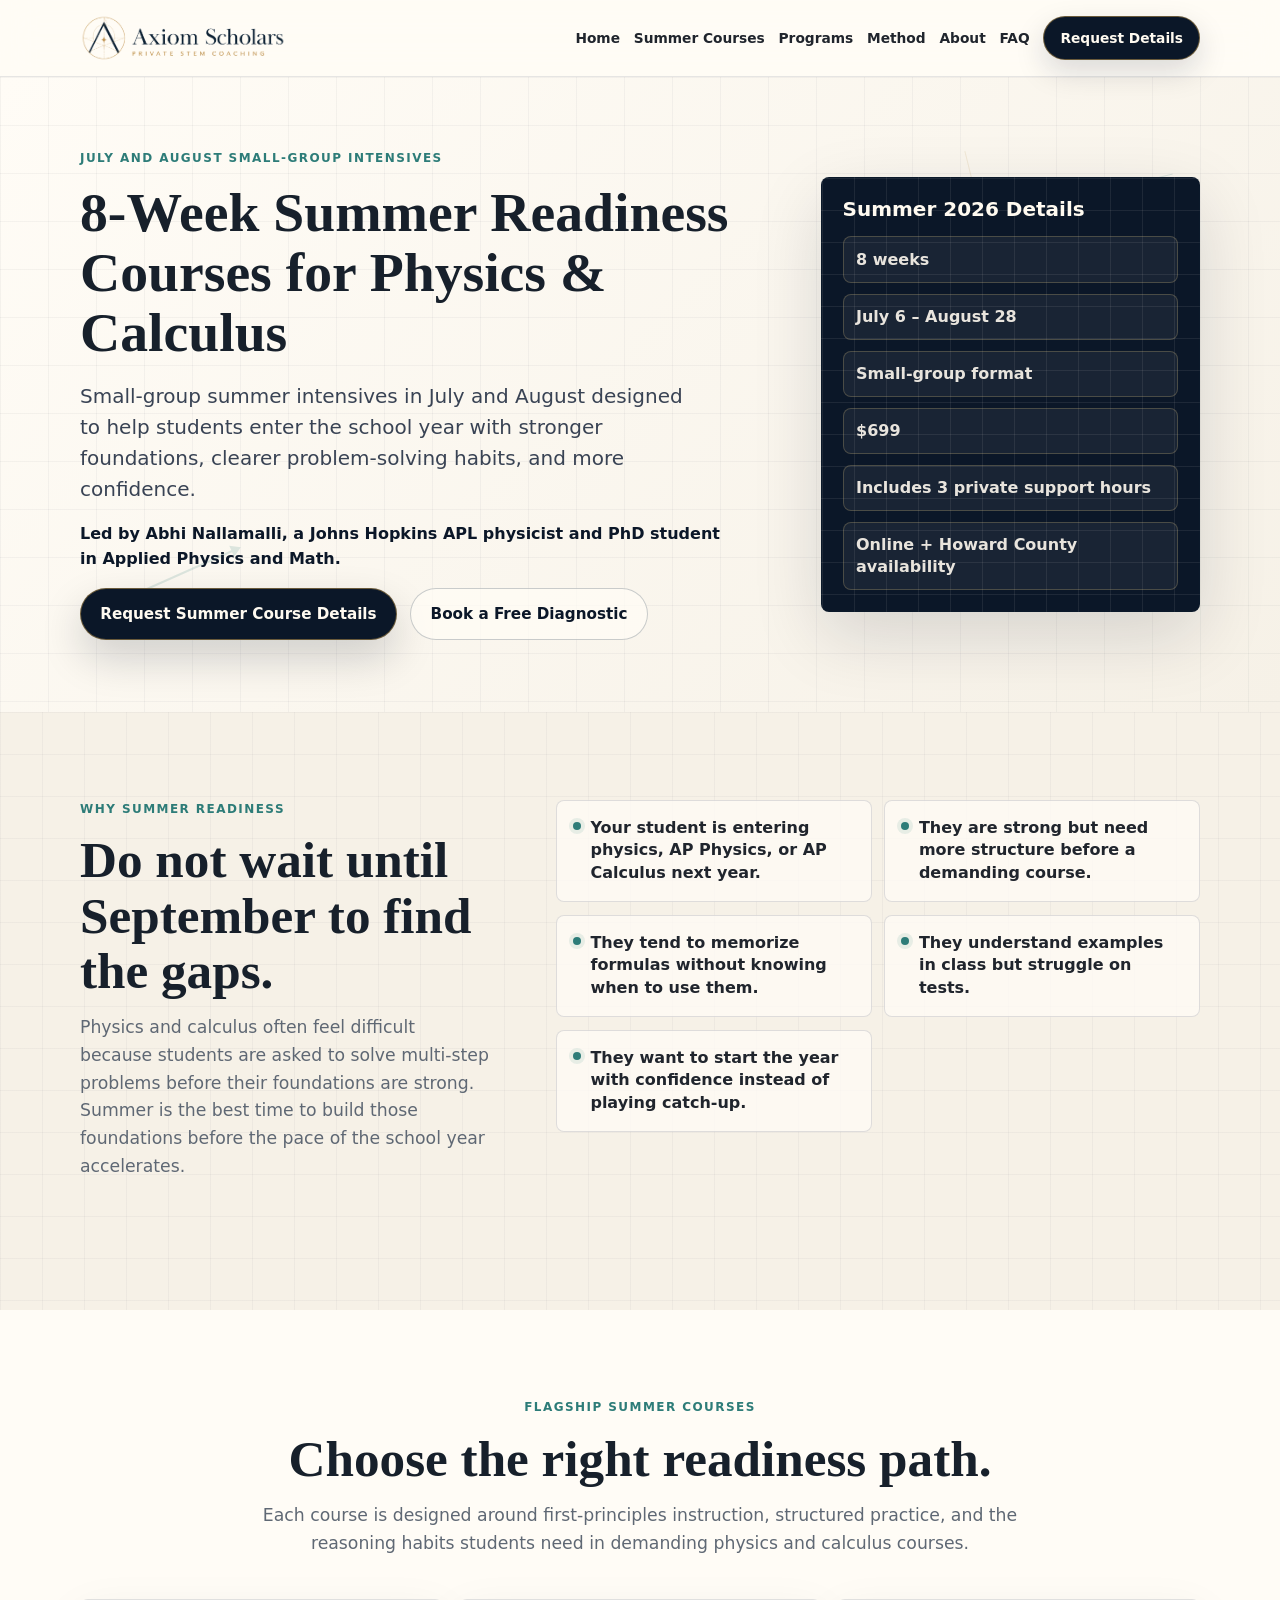
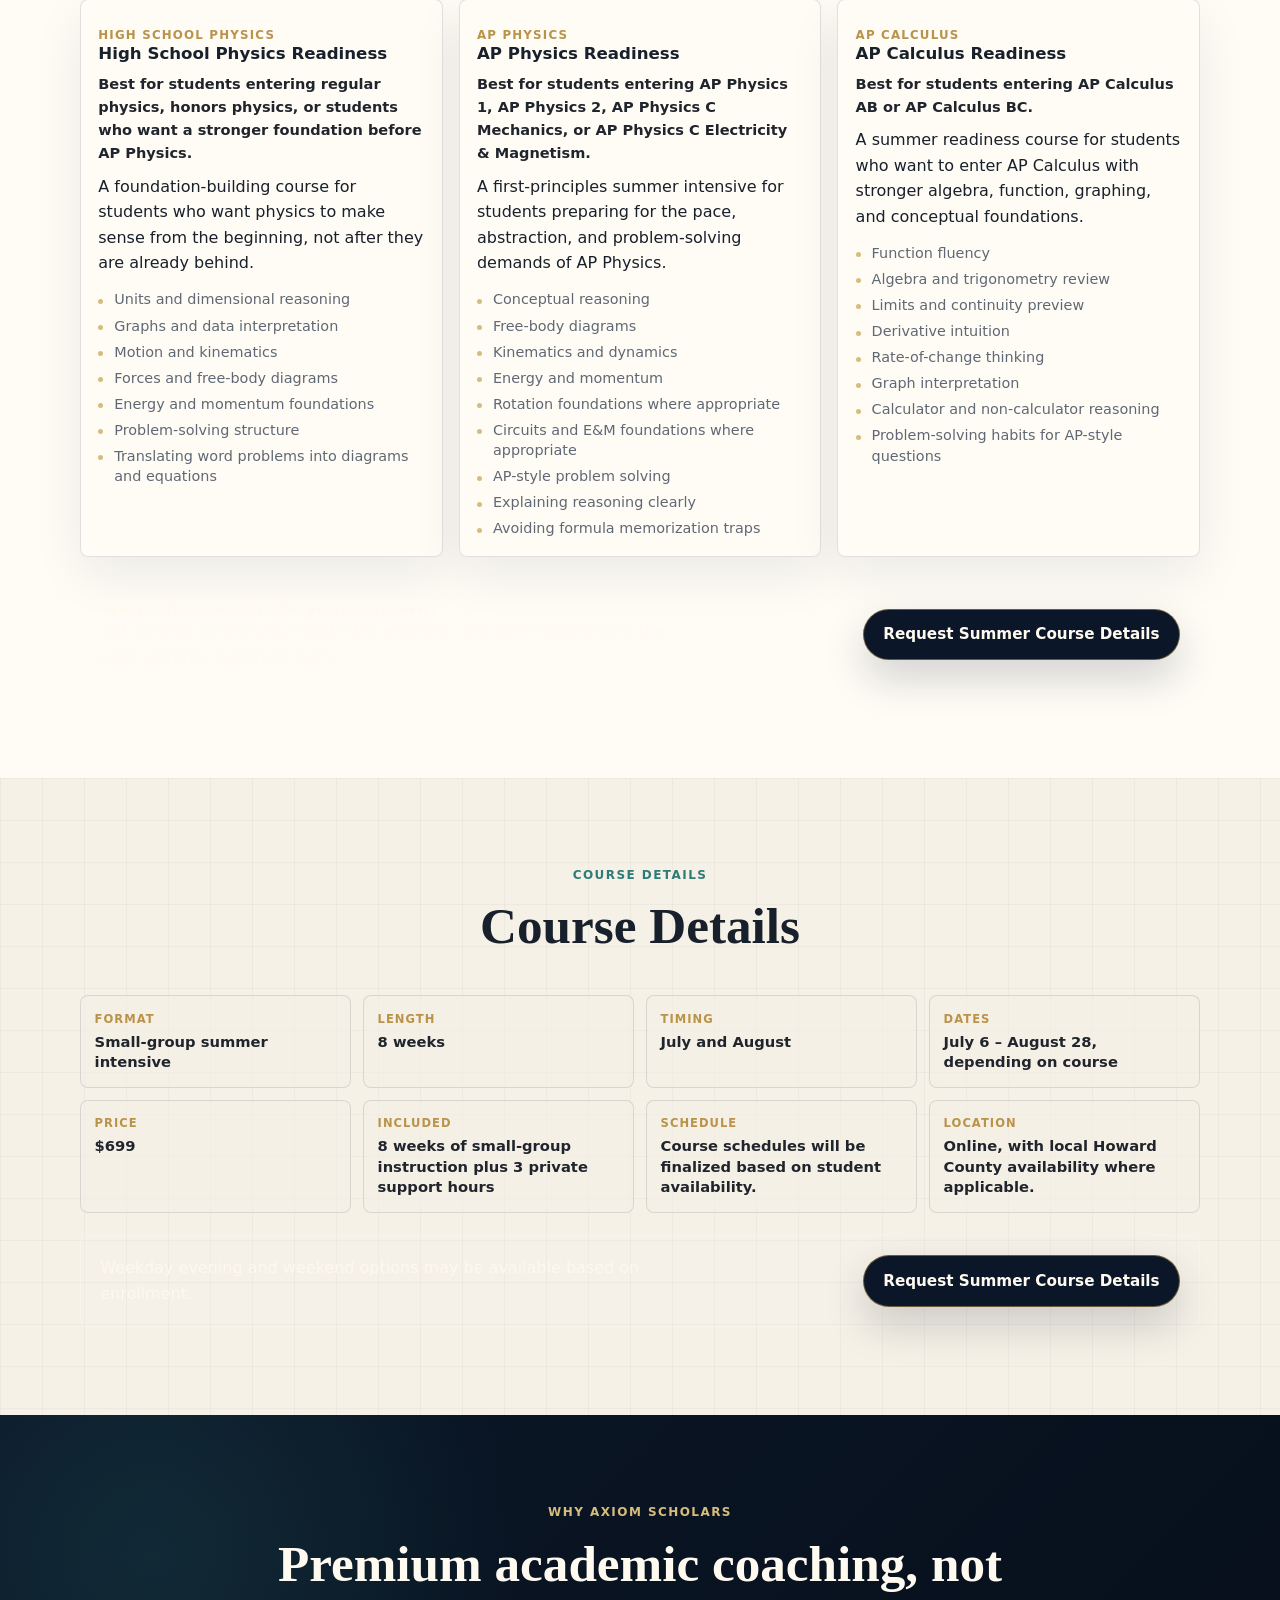
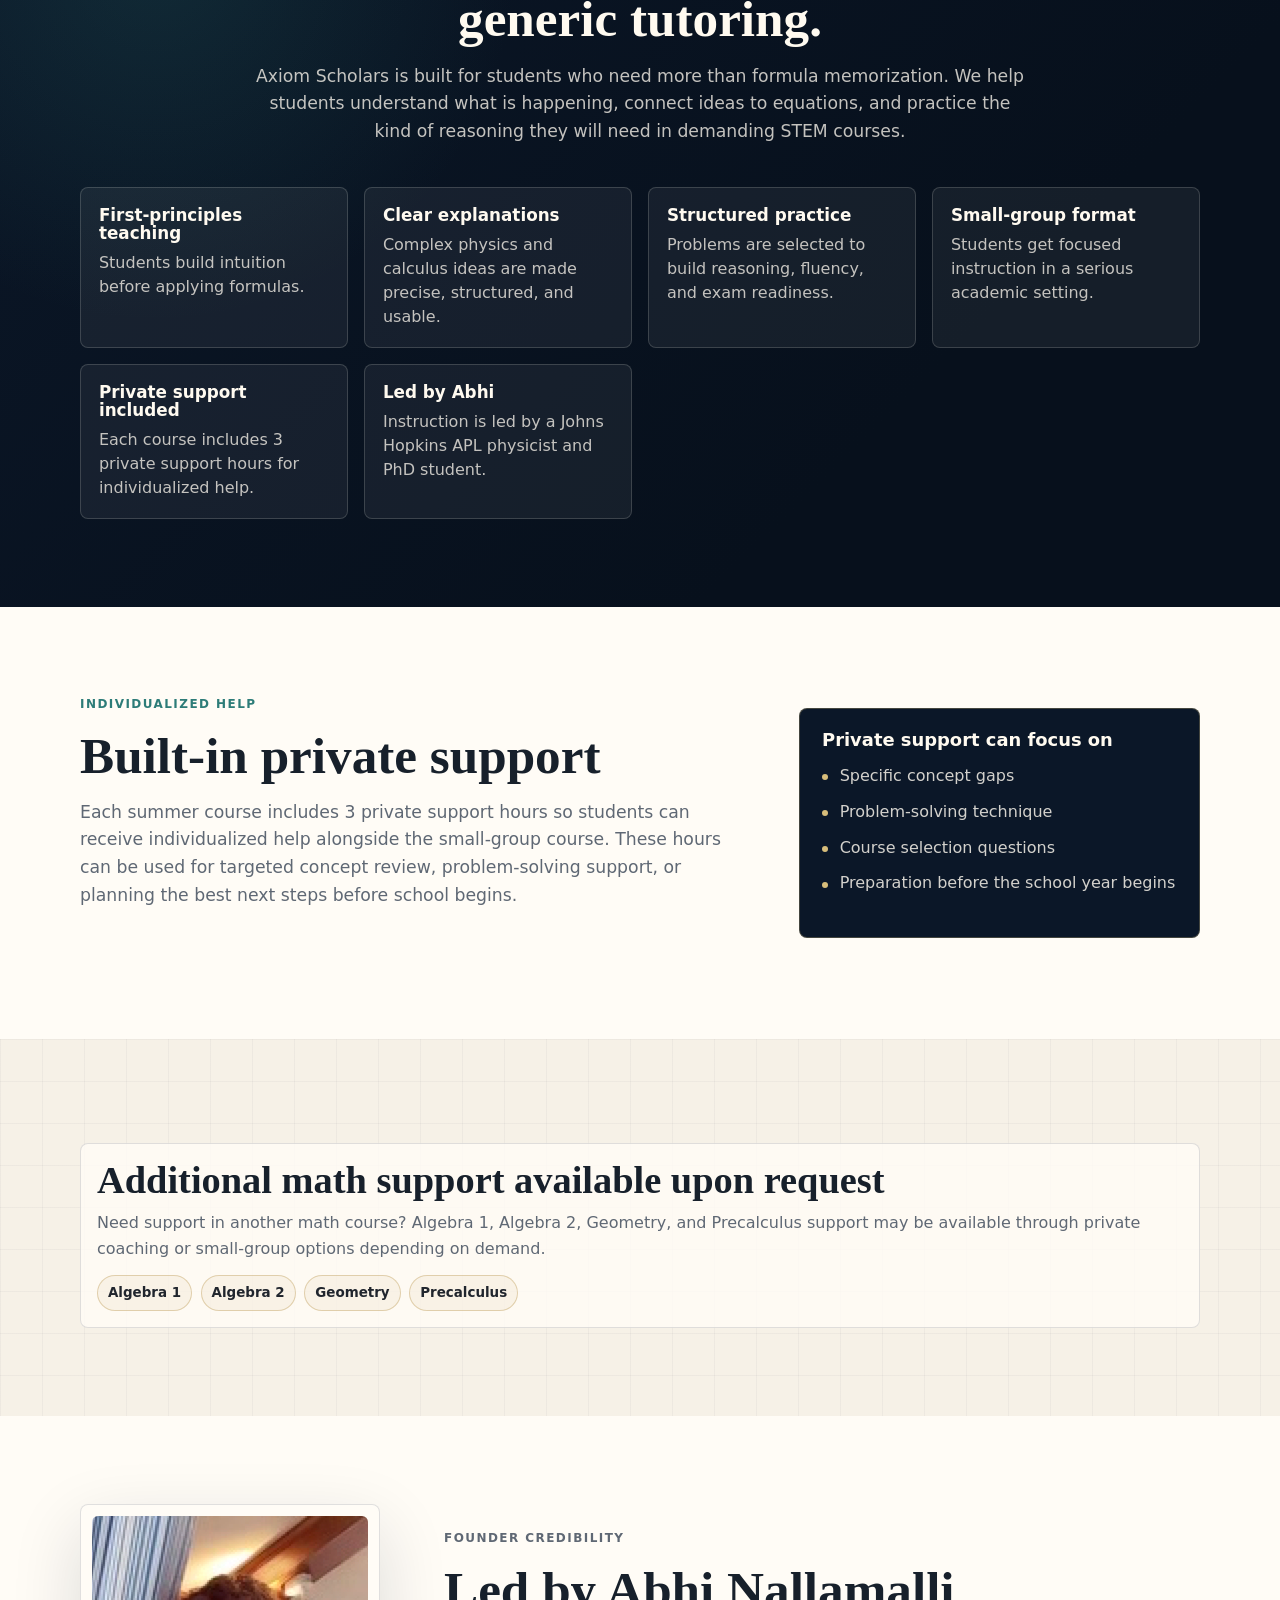
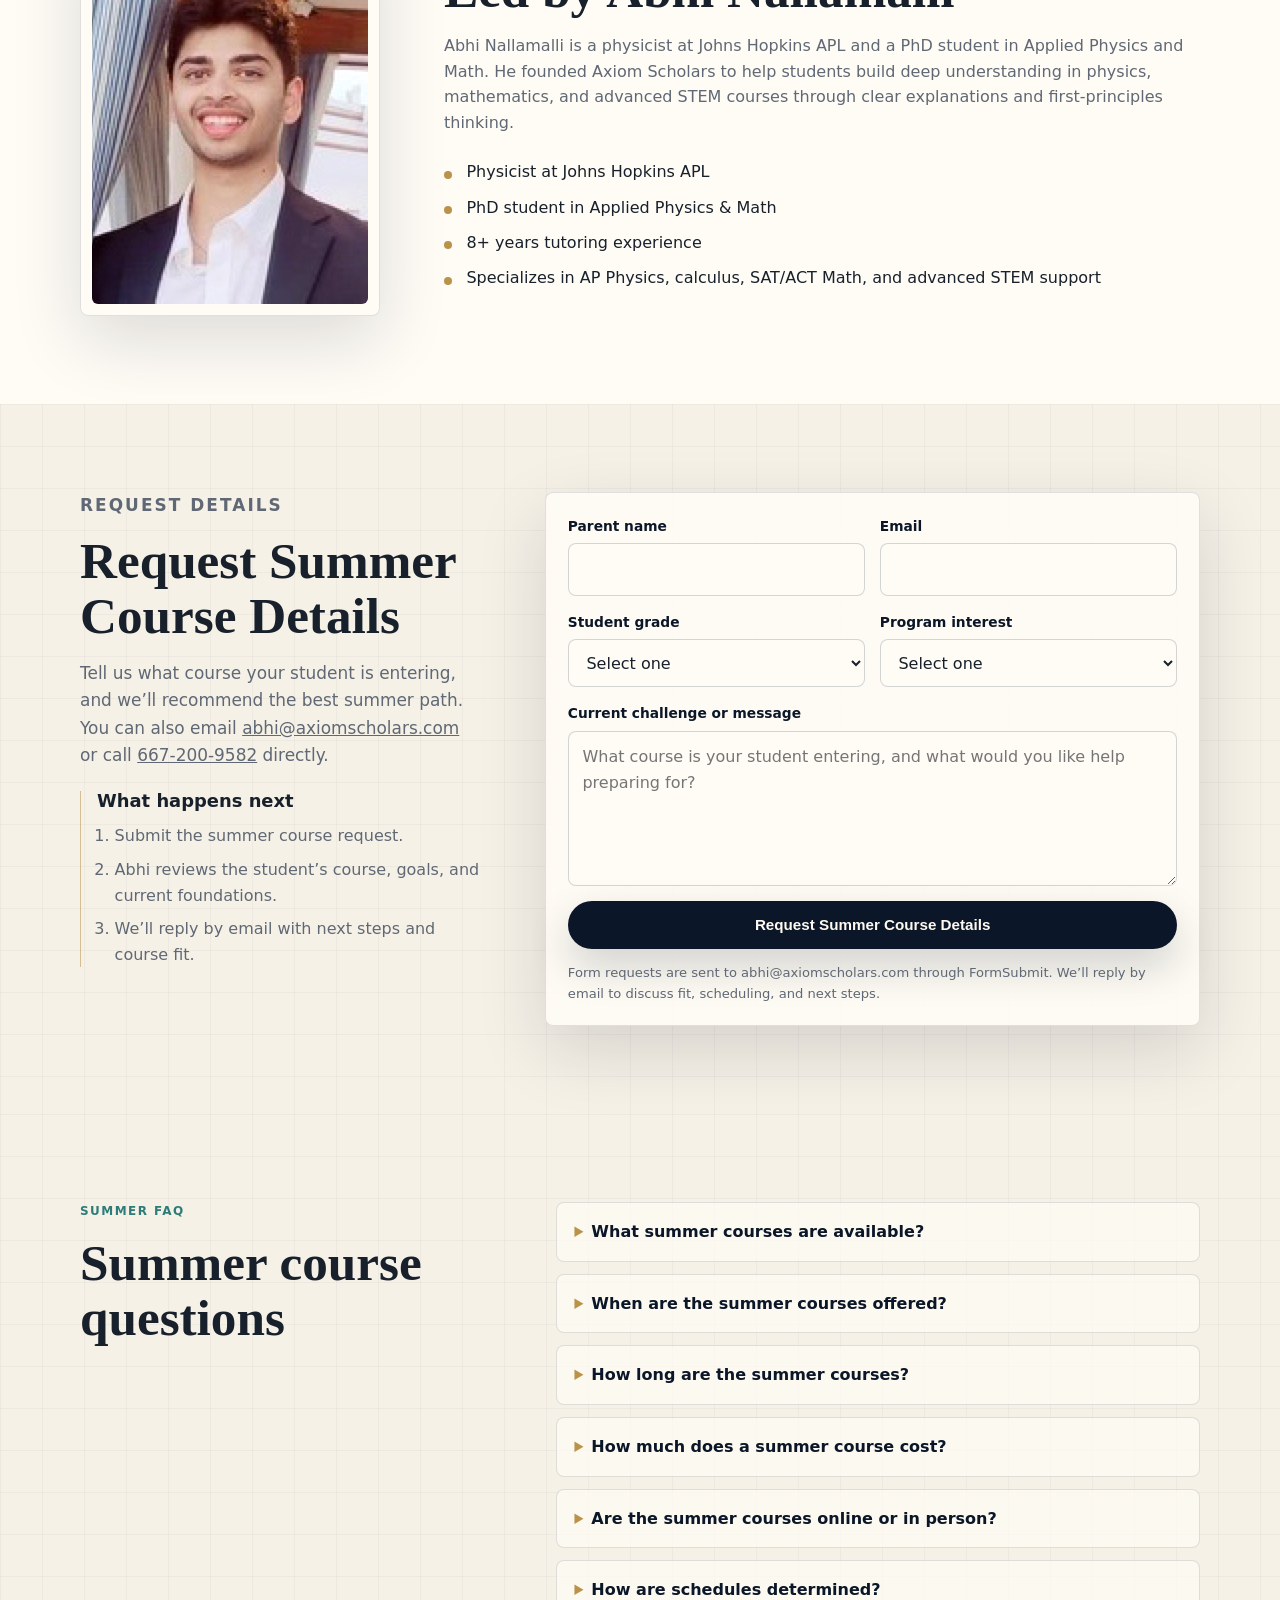
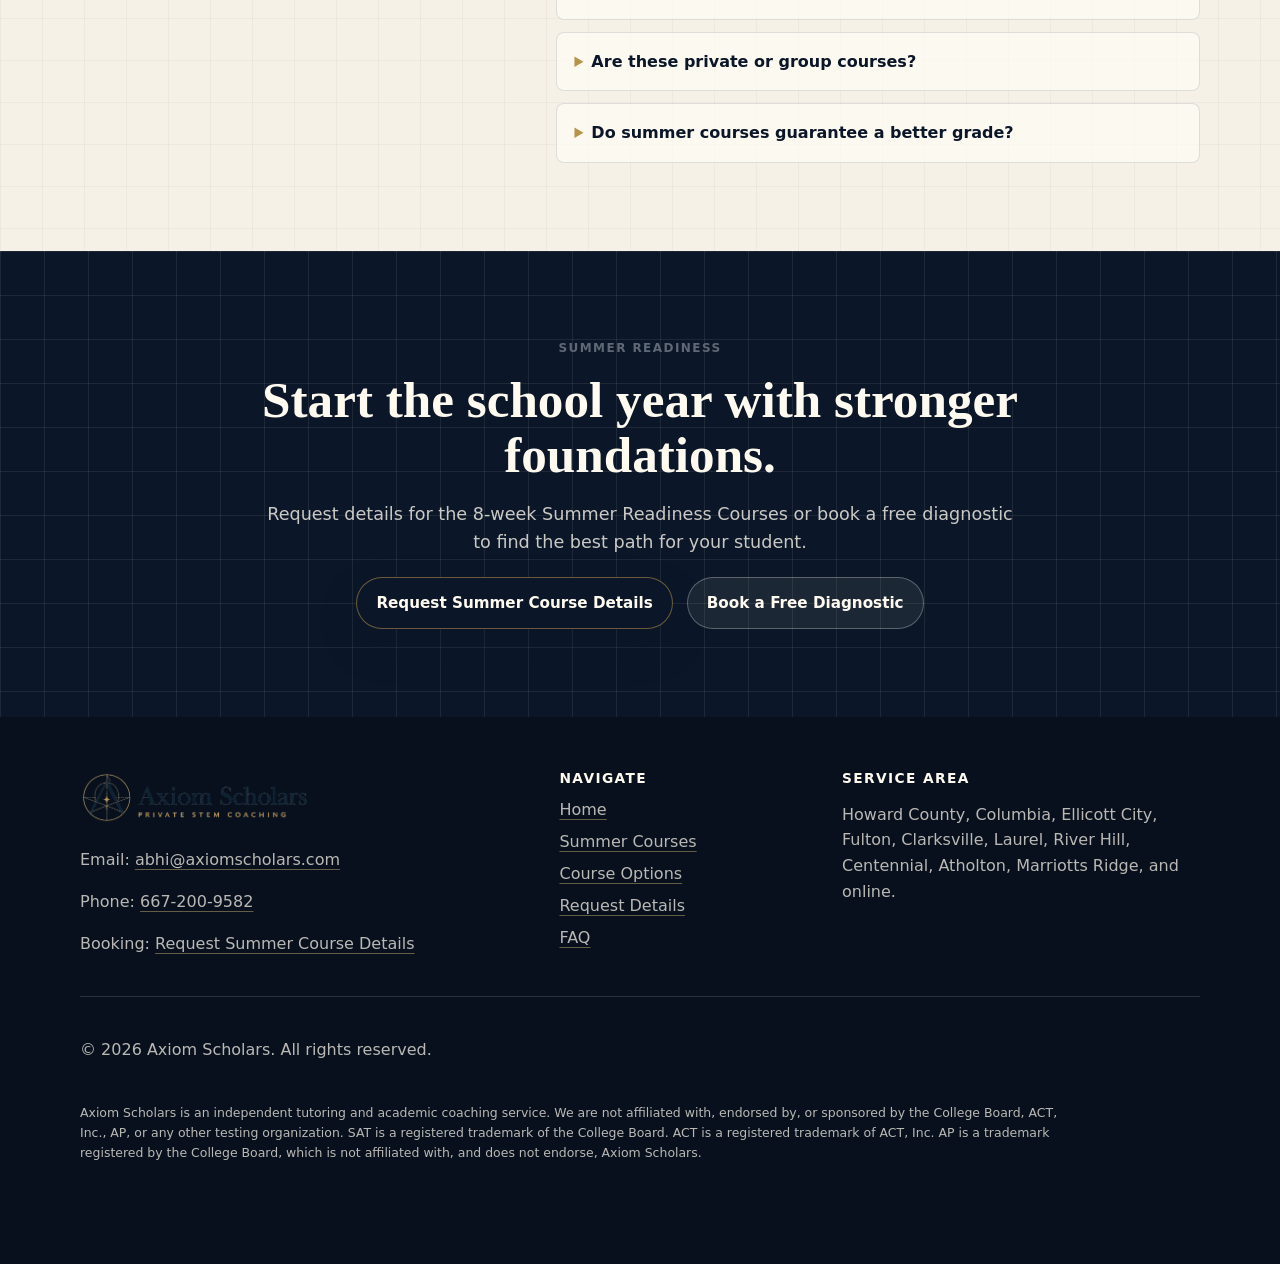
<file: summer/index.html>
<!DOCTYPE html>
<html lang="en">
  <head>
    <meta charset="UTF-8" />
    <meta name="viewport" content="width=device-width, initial-scale=1.0" />
    <title>Axiom Scholars Summer Courses | AP Physics &amp; AP Calculus Prep</title>
    <meta
      name="description"
      content="8-week Summer Readiness Courses for High School Physics, AP Physics, and AP Calculus. July and August small-group intensives led by a Johns Hopkins physicist."
    />
    <meta name="robots" content="index, follow" />
    <meta
      name="keywords"
      content="AP Physics summer prep, AP Physics summer course Howard County, High school physics summer prep, AP Calculus summer prep, AP Calculus readiness, Summer STEM courses Howard County, Summer physics course Columbia MD, Online AP Physics summer prep, Online AP Calculus summer prep"
    />
    <link rel="canonical" href="https://axiomscholars.com/summer/" />

    <meta property="og:type" content="website" />
    <meta property="og:title" content="Axiom Scholars Summer Courses | AP Physics &amp; AP Calculus Prep" />
    <meta
      property="og:description"
      content="8-week Summer Readiness Courses for High School Physics, AP Physics, and AP Calculus. July and August small-group intensives led by a Johns Hopkins physicist."
    />
    <meta property="og:image" content="https://axiomscholars.com/assets/logo-social-clean.png" />
    <meta property="og:url" content="https://axiomscholars.com/summer/" />
    <meta property="og:site_name" content="Axiom Scholars" />
    <meta name="twitter:card" content="summary_large_image" />
    <meta name="twitter:title" content="Axiom Scholars Summer Courses | AP Physics &amp; AP Calculus Prep" />
    <meta
      name="twitter:description"
      content="8-week Summer Readiness Courses for High School Physics, AP Physics, and AP Calculus. July and August small-group intensives led by a Johns Hopkins physicist."
    />
    <meta name="twitter:image" content="https://axiomscholars.com/assets/logo-social-clean.png" />
    <meta name="theme-color" content="#0b1728" />
    <link rel="icon" type="image/png" href="../assets/logo-emblem-clean.png" />
    <link rel="apple-touch-icon" href="../assets/logo-emblem-clean.png" />

    <!-- Google tag (gtag.js): Google Analytics / Google Ads measurement -->
    <script async src="https://www.googletagmanager.com/gtag/js?id=G-MLTG4ZMLT8"></script>
    <script>
      window.dataLayer = window.dataLayer || [];
      function gtag(){dataLayer.push(arguments);}
      gtag('js', new Date());
      gtag('config', 'G-MLTG4ZMLT8');
    </script>

    <link rel="stylesheet" href="../styles.css" />
    <script type="application/ld+json">
      {
        "@context": "https://schema.org",
        "@type": ["Course", "EducationalOccupationalProgram"],
        "name": "Axiom Scholars Summer Readiness Courses",
        "description": "8-week small-group summer intensives for High School Physics, AP Physics, and AP Calculus readiness.",
        "provider": {
          "@type": ["EducationalOrganization", "LocalBusiness"],
          "name": "Axiom Scholars",
          "url": "https://axiomscholars.com/",
          "email": "abhi@axiomscholars.com",
          "telephone": "+1-667-200-9582",
          "founder": {
            "@type": "Person",
            "name": "Abhi Nallamalli",
            "jobTitle": "Physicist and PhD student in Applied Physics and Math"
          }
        },
        "educationalCredentialAwarded": "Summer readiness preparation",
        "timeRequired": "P8W",
        "courseMode": ["online", "in-person where applicable"],
        "offers": {
          "@type": "Offer",
          "price": "699",
          "priceCurrency": "USD",
          "availability": "https://schema.org/LimitedAvailability",
          "url": "https://axiomscholars.com/summer/"
        },
        "hasCourseInstance": {
          "@type": "CourseInstance",
          "name": "July and August Summer Readiness Courses",
          "startDate": "2026-07-06",
          "endDate": "2026-08-28",
          "courseMode": ["online", "in-person where applicable"],
          "location": {
            "@type": "Place",
            "name": "Online and Howard County availability where applicable"
          }
        }
      }
    </script>
  </head>
  <body class="summer-page">
    <a class="skip-link" href="#main">Skip to content</a>

    <header class="site-header" data-header>
      <nav class="nav container" aria-label="Primary navigation">
        <a class="brand" href="../index.html" aria-label="Axiom Scholars home">
          <img class="brand-logo brand-logo-full" src="../assets/logo-horizontal-clean.png" alt="Axiom Scholars logo" width="1879" height="433" />
          <img class="brand-logo brand-logo-icon" src="../assets/logo-emblem-clean.png" alt="Axiom Scholars logo" width="1008" height="1018" />
        </a>
        <button class="nav-toggle" type="button" aria-expanded="false" aria-controls="nav-menu" data-nav-toggle>
          <span class="sr-only">Toggle navigation</span>
          <span aria-hidden="true"></span>
          <span aria-hidden="true"></span>
          <span aria-hidden="true"></span>
        </button>
        <div class="nav-menu" id="nav-menu" data-nav-menu>
          <a href="../index.html">Home</a>
          <a href="./" aria-current="page">Summer Courses</a>
          <a href="../index.html#programs">Programs</a>
          <a href="../index.html#method">Method</a>
          <a href="../index.html#about">About</a>
          <a href="#summer-faq">FAQ</a>
          <a class="nav-cta" href="#diagnostic-form" data-interest="Summer Readiness Course">Request Details</a>
        </div>
      </nav>
    </header>

    <main id="main">
      <section class="summer-landing-hero section" id="summer-top" aria-labelledby="summer-hero-title">
        <div class="hero-bg" aria-hidden="true">
          <span class="axis axis-x"></span>
          <span class="axis axis-y"></span>
          <span class="vector vector-one"></span>
          <span class="vector vector-two"></span>
        </div>
        <div class="container landing-hero-grid">
          <div class="landing-hero-copy">
            <p class="eyebrow">July and August small-group intensives</p>
            <h1 id="summer-hero-title">8-Week Summer Readiness Courses for Physics &amp; Calculus</h1>
            <p class="hero-subtitle">
              Small-group summer intensives in July and August designed to help students enter the school year with
              stronger foundations, clearer problem-solving habits, and more confidence.
            </p>
            <p class="trust-line">
              Led by Abhi Nallamalli, a Johns Hopkins APL physicist and PhD student in Applied Physics and Math.
            </p>
            <div class="cta-row" aria-label="Summer page primary actions">
              <a class="button button-primary" href="#diagnostic-form" data-interest="Summer Readiness Course">Request Summer Course Details</a>
              <a class="button button-secondary" href="#diagnostic-form">Book a Free Diagnostic</a>
            </div>
          </div>
          <aside class="landing-detail-card" aria-label="Summer course quick details">
            <h2>Summer 2026 Details</h2>
            <div class="hero-detail-strip">
              <span>8 weeks</span>
              <span>July 6 &ndash; August 28</span>
              <span>Small-group format</span>
              <span>$699</span>
              <span>Includes 3 private support hours</span>
              <span>Online + Howard County availability</span>
            </div>
          </aside>
        </div>
      </section>

      <section class="section section-light" aria-labelledby="why-summer-title">
        <div class="container need-grid">
          <div class="section-heading align-left">
            <p class="eyebrow">Why summer readiness</p>
            <h2 id="why-summer-title">Do not wait until September to find the gaps.</h2>
            <p>
              Physics and calculus often feel difficult because students are asked to solve multi-step problems before
              their foundations are strong. Summer is the best time to build those foundations before the pace of the
              school year accelerates.
            </p>
          </div>
          <div class="need-list" aria-label="Summer readiness student fit">
            <article>Your student is entering physics, AP Physics, or AP Calculus next year.</article>
            <article>They are strong but need more structure before a demanding course.</article>
            <article>They tend to memorize formulas without knowing when to use them.</article>
            <article>They understand examples in class but struggle on tests.</article>
            <article>They want to start the year with confidence instead of playing catch-up.</article>
          </div>
        </div>
      </section>

      <section class="section" id="courses" aria-labelledby="courses-title">
        <div class="container">
          <div class="section-heading">
            <p class="eyebrow">Flagship summer courses</p>
            <h2 id="courses-title">Choose the right readiness path.</h2>
            <p>
              Each course is designed around first-principles instruction, structured practice, and the reasoning
              habits students need in demanding physics and calculus courses.
            </p>
          </div>
          <div class="course-grid flagship-course-grid" aria-label="Summer readiness course options">
            <article class="course-card">
              <p class="program-label">High school physics</p>
              <h3>High School Physics Readiness</h3>
              <p class="program-fit">
                Best for students entering regular physics, honors physics, or students who want a stronger foundation
                before AP Physics.
              </p>
              <p>
                A foundation-building course for students who want physics to make sense from the beginning, not after
                they are already behind.
              </p>
              <ul class="program-points">
                <li>Units and dimensional reasoning</li>
                <li>Graphs and data interpretation</li>
                <li>Motion and kinematics</li>
                <li>Forces and free-body diagrams</li>
                <li>Energy and momentum foundations</li>
                <li>Problem-solving structure</li>
                <li>Translating word problems into diagrams and equations</li>
              </ul>
            </article>
            <article class="course-card">
              <p class="program-label">AP Physics</p>
              <h3>AP Physics Readiness</h3>
              <p class="program-fit">
                Best for students entering AP Physics 1, AP Physics 2, AP Physics C Mechanics, or AP Physics C
                Electricity &amp; Magnetism.
              </p>
              <p>
                A first-principles summer intensive for students preparing for the pace, abstraction, and problem-solving
                demands of AP Physics.
              </p>
              <ul class="program-points">
                <li>Conceptual reasoning</li>
                <li>Free-body diagrams</li>
                <li>Kinematics and dynamics</li>
                <li>Energy and momentum</li>
                <li>Rotation foundations where appropriate</li>
                <li>Circuits and E&amp;M foundations where appropriate</li>
                <li>AP-style problem solving</li>
                <li>Explaining reasoning clearly</li>
                <li>Avoiding formula memorization traps</li>
              </ul>
            </article>
            <article class="course-card">
              <p class="program-label">AP Calculus</p>
              <h3>AP Calculus Readiness</h3>
              <p class="program-fit">Best for students entering AP Calculus AB or AP Calculus BC.</p>
              <p>
                A summer readiness course for students who want to enter AP Calculus with stronger algebra, function,
                graphing, and conceptual foundations.
              </p>
              <ul class="program-points">
                <li>Function fluency</li>
                <li>Algebra and trigonometry review</li>
                <li>Limits and continuity preview</li>
                <li>Derivative intuition</li>
                <li>Rate-of-change thinking</li>
                <li>Graph interpretation</li>
                <li>Calculator and non-calculator reasoning</li>
                <li>Problem-solving habits for AP-style questions</li>
              </ul>
            </article>
          </div>
          <div class="section-cta light-cta summer-cta">
            <div>
              <h3>Want the best fit for your student?</h3>
              <p>Tell us what course your student is entering, and we’ll recommend the right summer readiness path.</p>
            </div>
            <a class="button button-primary" href="#diagnostic-form" data-interest="Summer Readiness Course">Request Summer Course Details</a>
          </div>
        </div>
      </section>

      <section class="section section-light" aria-labelledby="details-title">
        <div class="container">
          <div class="section-heading">
            <p class="eyebrow">Course details</p>
            <h2 id="details-title">Course Details</h2>
          </div>
          <div class="course-details landing-course-details" aria-label="Summer course details">
            <article>
              <span>Format</span>
              <p>Small-group summer intensive</p>
            </article>
            <article>
              <span>Length</span>
              <p>8 weeks</p>
            </article>
            <article>
              <span>Timing</span>
              <p>July and August</p>
            </article>
            <article>
              <span>Dates</span>
              <p>July 6 &ndash; August 28, depending on course</p>
            </article>
            <article>
              <span>Price</span>
              <p>$699</p>
            </article>
            <article>
              <span>Included</span>
              <p>8 weeks of small-group instruction plus 3 private support hours</p>
            </article>
            <article>
              <span>Schedule</span>
              <p>Course schedules will be finalized based on student availability.</p>
            </article>
            <article>
              <span>Location</span>
              <p>Online, with local Howard County availability where applicable.</p>
            </article>
          </div>
          <div class="section-cta">
            <p>Weekday evening and weekend options may be available based on enrollment.</p>
            <a class="button button-primary" href="#diagnostic-form" data-interest="Summer Readiness Course">Request Summer Course Details</a>
          </div>
        </div>
      </section>

      <section class="section section-dark" aria-labelledby="why-axiom-title">
        <div class="container">
          <div class="section-heading">
            <p class="eyebrow">Why Axiom Scholars</p>
            <h2 id="why-axiom-title">Premium academic coaching, not generic tutoring.</h2>
            <p>
              Axiom Scholars is built for students who need more than formula memorization. We help students understand
              what is happening, connect ideas to equations, and practice the kind of reasoning they will need in
              demanding STEM courses.
            </p>
          </div>
          <div class="feature-grid">
            <article class="program-card">
              <h3>First-principles teaching</h3>
              <p>Students build intuition before applying formulas.</p>
            </article>
            <article class="program-card">
              <h3>Clear explanations</h3>
              <p>Complex physics and calculus ideas are made precise, structured, and usable.</p>
            </article>
            <article class="program-card">
              <h3>Structured practice</h3>
              <p>Problems are selected to build reasoning, fluency, and exam readiness.</p>
            </article>
            <article class="program-card">
              <h3>Small-group format</h3>
              <p>Students get focused instruction in a serious academic setting.</p>
            </article>
            <article class="program-card">
              <h3>Private support included</h3>
              <p>Each course includes 3 private support hours for individualized help.</p>
            </article>
            <article class="program-card">
              <h3>Led by Abhi</h3>
              <p>Instruction is led by a Johns Hopkins APL physicist and PhD student.</p>
            </article>
          </div>
        </div>
      </section>

      <section class="section" aria-labelledby="support-title">
        <div class="container support-grid">
          <div class="section-heading align-left">
            <p class="eyebrow">Individualized help</p>
            <h2 id="support-title">Built-in private support</h2>
            <p>
              Each summer course includes 3 private support hours so students can receive individualized help alongside
              the small-group course. These hours can be used for targeted concept review, problem-solving support, or
              planning the best next steps before school begins.
            </p>
          </div>
          <div class="diagnostic-card light-card">
            <h3>Private support can focus on</h3>
            <ul>
              <li>Specific concept gaps</li>
              <li>Problem-solving technique</li>
              <li>Course selection questions</li>
              <li>Preparation before the school year begins</li>
            </ul>
          </div>
        </div>
      </section>

      <section class="section section-light" aria-labelledby="request-title">
        <div class="container">
          <div class="request-note landing-request-note">
            <h2 id="request-title">Additional math support available upon request</h2>
            <p>
              Need support in another math course? Algebra 1, Algebra 2, Geometry, and Precalculus support may be
              available through private coaching or small-group options depending on demand.
            </p>
            <div class="request-tags" aria-label="Additional math support">
              <span>Algebra 1</span>
              <span>Algebra 2</span>
              <span>Geometry</span>
              <span>Precalculus</span>
            </div>
          </div>
        </div>
      </section>

      <section class="section" id="about" aria-labelledby="about-title">
        <div class="container about-grid">
          <div class="portrait-card">
            <img class="founder-photo" src="../assets/headshot-enhanced.png" alt="Abhi Nallamalli, founder of Axiom Scholars" width="354" height="388" />
          </div>
          <div class="about-copy">
            <p class="eyebrow">Founder credibility</p>
            <h2 id="about-title">Led by Abhi Nallamalli</h2>
            <p>
              Abhi Nallamalli is a physicist at Johns Hopkins APL and a PhD student in Applied Physics and Math. He
              founded Axiom Scholars to help students build deep understanding in physics, mathematics, and advanced
              STEM courses through clear explanations and first-principles thinking.
            </p>
            <ul class="credential-list">
              <li>Physicist at Johns Hopkins APL</li>
              <li>PhD student in Applied Physics &amp; Math</li>
              <li>8+ years tutoring experience</li>
              <li>Specializes in AP Physics, calculus, SAT/ACT Math, and advanced STEM support</li>
            </ul>
          </div>
        </div>
      </section>

      <section class="section form-section" id="diagnostic-form" aria-labelledby="form-title">
        <div class="container form-grid">
          <div class="form-copy">
            <p class="eyebrow">Request details</p>
            <h2 id="form-title">Request Summer Course Details</h2>
            <p>
              Tell us what course your student is entering, and we’ll recommend the best summer path. You can also
              email <a href="mailto:abhi@axiomscholars.com">abhi@axiomscholars.com</a> or call
              <a href="tel:+16672009582">667-200-9582</a> directly.
            </p>
            <div class="form-expectation">
              <h3>What happens next</h3>
              <ol>
                <li>Submit the summer course request.</li>
                <li>Abhi reviews the student’s course, goals, and current foundations.</li>
                <li>We’ll reply by email with next steps and course fit.</li>
              </ol>
            </div>
          </div>
          <form class="diagnostic-form" action="https://formsubmit.co/abhi@axiomscholars.com" method="POST">
            <input type="hidden" name="form-name" value="Axiom Scholars Summer Course Request" />
            <input type="hidden" name="_subject" value="New Axiom Scholars summer course request" />
            <input type="hidden" name="_template" value="table" />
            <input type="hidden" name="_captcha" value="false" />
            <input type="hidden" name="_next" value="https://axiomscholars.com/summer/#diagnostic-form" />
            <input type="text" name="_honey" class="honeypot-input" tabindex="-1" autocomplete="off" aria-hidden="true" />
            <div class="form-field honeypot" aria-hidden="true">
              <label for="company">Company</label>
              <input id="company" name="company" type="text" tabindex="-1" autocomplete="off" />
            </div>
            <div class="form-row">
              <div class="form-field">
                <label for="parent-name">Parent name</label>
                <input id="parent-name" name="name" type="text" autocomplete="name" required />
              </div>
              <div class="form-field">
                <label for="email">Email</label>
                <input id="email" name="email" type="email" autocomplete="email" required />
              </div>
            </div>
            <div class="form-row">
              <div class="form-field">
                <label for="student-grade">Student grade</label>
                <select id="student-grade" name="student_grade" required>
                  <option value="">Select one</option>
                  <option>8th grade</option>
                  <option>9th grade</option>
                  <option>10th grade</option>
                  <option>11th grade</option>
                  <option>12th grade</option>
                  <option>College</option>
                  <option>Other</option>
                </select>
              </div>
              <div class="form-field">
                <label for="program-interest">Program interest</label>
                <select id="program-interest" name="program_interest" required>
                  <option value="">Select one</option>
                  <option>Summer Readiness Course</option>
                  <option>High School Physics Readiness</option>
                  <option>AP Physics Readiness</option>
                  <option>AP Calculus Readiness</option>
                  <option>Private 1-on-1 Coaching</option>
                  <option>Algebra 1 / Algebra 2 / Geometry / Precalculus upon request</option>
                  <option>Not sure yet</option>
                </select>
              </div>
            </div>
            <div class="form-field">
              <label for="challenge">Current challenge or message</label>
              <textarea id="challenge" name="current_challenge_or_message" rows="5" placeholder="What course is your student entering, and what would you like help preparing for?" required></textarea>
            </div>
            <button class="button button-primary form-submit" type="submit">Request Summer Course Details</button>
            <p class="form-footnote">
              Form requests are sent to abhi@axiomscholars.com through FormSubmit. We’ll reply by email to discuss fit,
              scheduling, and next steps.
            </p>
          </form>
        </div>
      </section>

      <section class="section section-light" id="summer-faq" aria-labelledby="summer-faq-title">
        <div class="container faq-layout">
          <div class="section-heading align-left">
            <p class="eyebrow">Summer FAQ</p>
            <h2 id="summer-faq-title">Summer course questions</h2>
          </div>
          <div class="faq-list">
            <details>
              <summary>What summer courses are available?</summary>
              <p>The flagship summer courses are High School Physics Readiness, AP Physics Readiness, and AP Calculus Readiness. Algebra 1, Algebra 2, Geometry, and Precalculus support may be available upon request.</p>
            </details>
            <details>
              <summary>When are the summer courses offered?</summary>
              <p>Courses are offered in July and August, with the summer session running July 6 &ndash; August 28 depending on the course.</p>
            </details>
            <details>
              <summary>How long are the summer courses?</summary>
              <p>Each Summer Readiness Course is 8 weeks.</p>
            </details>
            <details>
              <summary>How much does a summer course cost?</summary>
              <p>The course is $699 and includes 8 weeks of small-group instruction plus 3 private support hours.</p>
            </details>
            <details>
              <summary>Are the summer courses online or in person?</summary>
              <p>Courses are available online, with local Howard County availability where applicable.</p>
            </details>
            <details>
              <summary>How are schedules determined?</summary>
              <p>Course schedules will be finalized based on student availability and enrollment.</p>
            </details>
            <details>
              <summary>Are these private or group courses?</summary>
              <p>Summer Readiness Courses are small-group intensives. Each course also includes 3 private support hours for individualized help.</p>
            </details>
            <details>
              <summary>Do summer courses guarantee a better grade?</summary>
              <p>No. Axiom Scholars does not guarantee grades or scores. The courses are designed to build stronger foundations, preview important concepts, and improve problem-solving habits before the school year begins.</p>
            </details>
          </div>
        </div>
      </section>

      <section class="section final-cta" aria-labelledby="final-cta-title">
        <div class="container final-cta-inner">
          <p class="eyebrow">Summer readiness</p>
          <h2 id="final-cta-title">Start the school year with stronger foundations.</h2>
          <p>
            Request details for the 8-week Summer Readiness Courses or book a free diagnostic to find the best path for
            your student.
          </p>
          <div class="cta-row center-cta-row">
            <a class="button button-primary" href="#diagnostic-form" data-interest="Summer Readiness Course">Request Summer Course Details</a>
            <a class="button button-secondary dark-secondary" href="#diagnostic-form">Book a Free Diagnostic</a>
          </div>
        </div>
      </section>
    </main>

    <footer class="site-footer">
      <div class="container footer-grid">
        <div>
          <a class="brand footer-brand" href="../index.html" aria-label="Axiom Scholars home">
            <img class="brand-logo footer-logo" src="../assets/logo-horizontal-clean.png" alt="Axiom Scholars logo" width="1879" height="433" />
          </a>
          <p class="footer-contact">Email: <a href="mailto:abhi@axiomscholars.com">abhi@axiomscholars.com</a></p>
          <p class="footer-contact">Phone: <a href="tel:+16672009582">667-200-9582</a></p>
          <p class="footer-contact">Booking: <a href="#diagnostic-form">Request Summer Course Details</a></p>
        </div>
        <div>
          <h2>Navigate</h2>
          <ul>
            <li><a href="../index.html">Home</a></li>
            <li><a href="./">Summer Courses</a></li>
            <li><a href="#courses">Course Options</a></li>
            <li><a href="#diagnostic-form">Request Details</a></li>
            <li><a href="#summer-faq">FAQ</a></li>
          </ul>
        </div>
        <div>
          <h2>Service area</h2>
          <p>Howard County, Columbia, Ellicott City, Fulton, Clarksville, Laurel, River Hill, Centennial, Atholton, Marriotts Ridge, and online.</p>
        </div>
      </div>
      <div class="container footer-bottom">
        <p>&copy; <span data-year></span> Axiom Scholars. All rights reserved.</p>
        <p class="legal-disclaimer">
          Axiom Scholars is an independent tutoring and academic coaching service. We are not affiliated with, endorsed
          by, or sponsored by the College Board, ACT, Inc., AP, or any other testing organization. SAT is a registered
          trademark of the College Board. ACT is a registered trademark of ACT, Inc. AP is a trademark registered by
          the College Board, which is not affiliated with, and does not endorse, Axiom Scholars.
        </p>
      </div>
    </footer>

    <div class="mobile-sticky-cta" aria-label="Request summer course details">
      <a href="#diagnostic-form" data-interest="Summer Readiness Course">Request Summer Course Details</a>
    </div>

    <script src="../script.js"></script>
  </body>
</html>
</file>
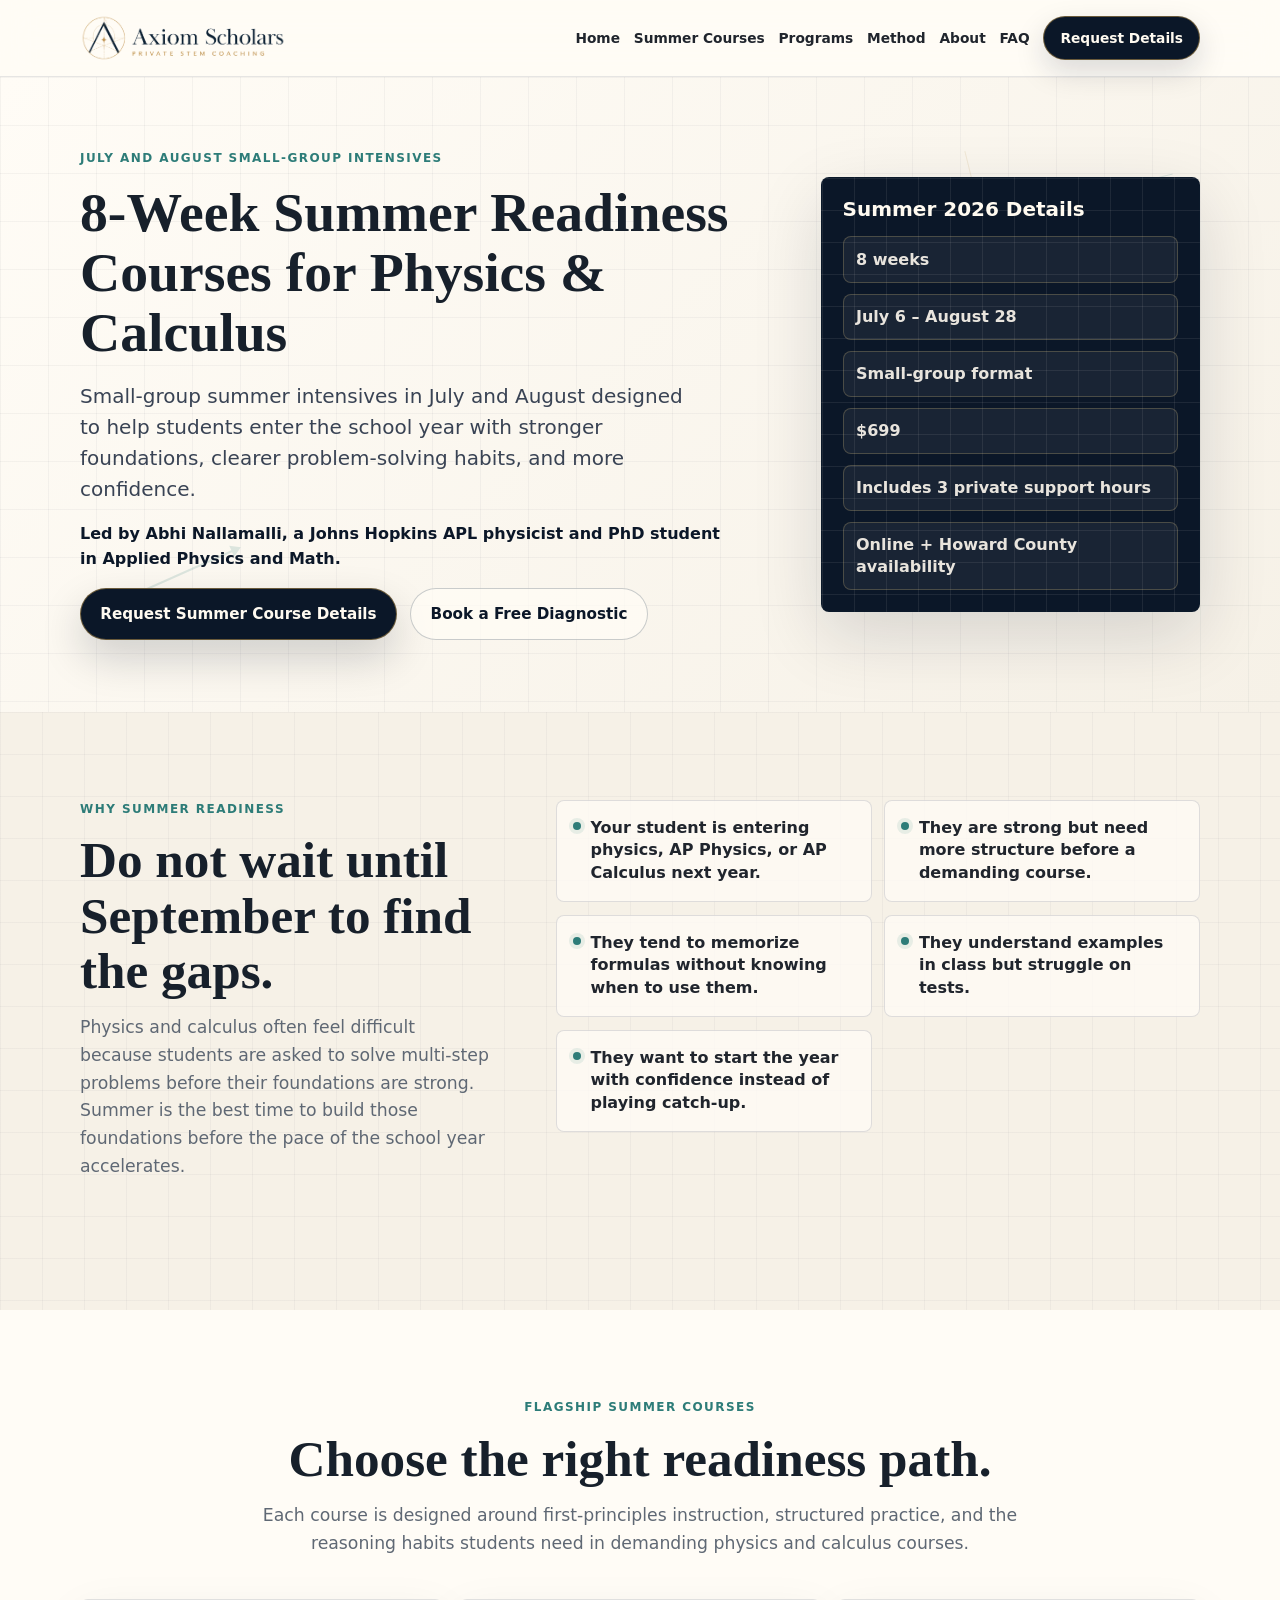
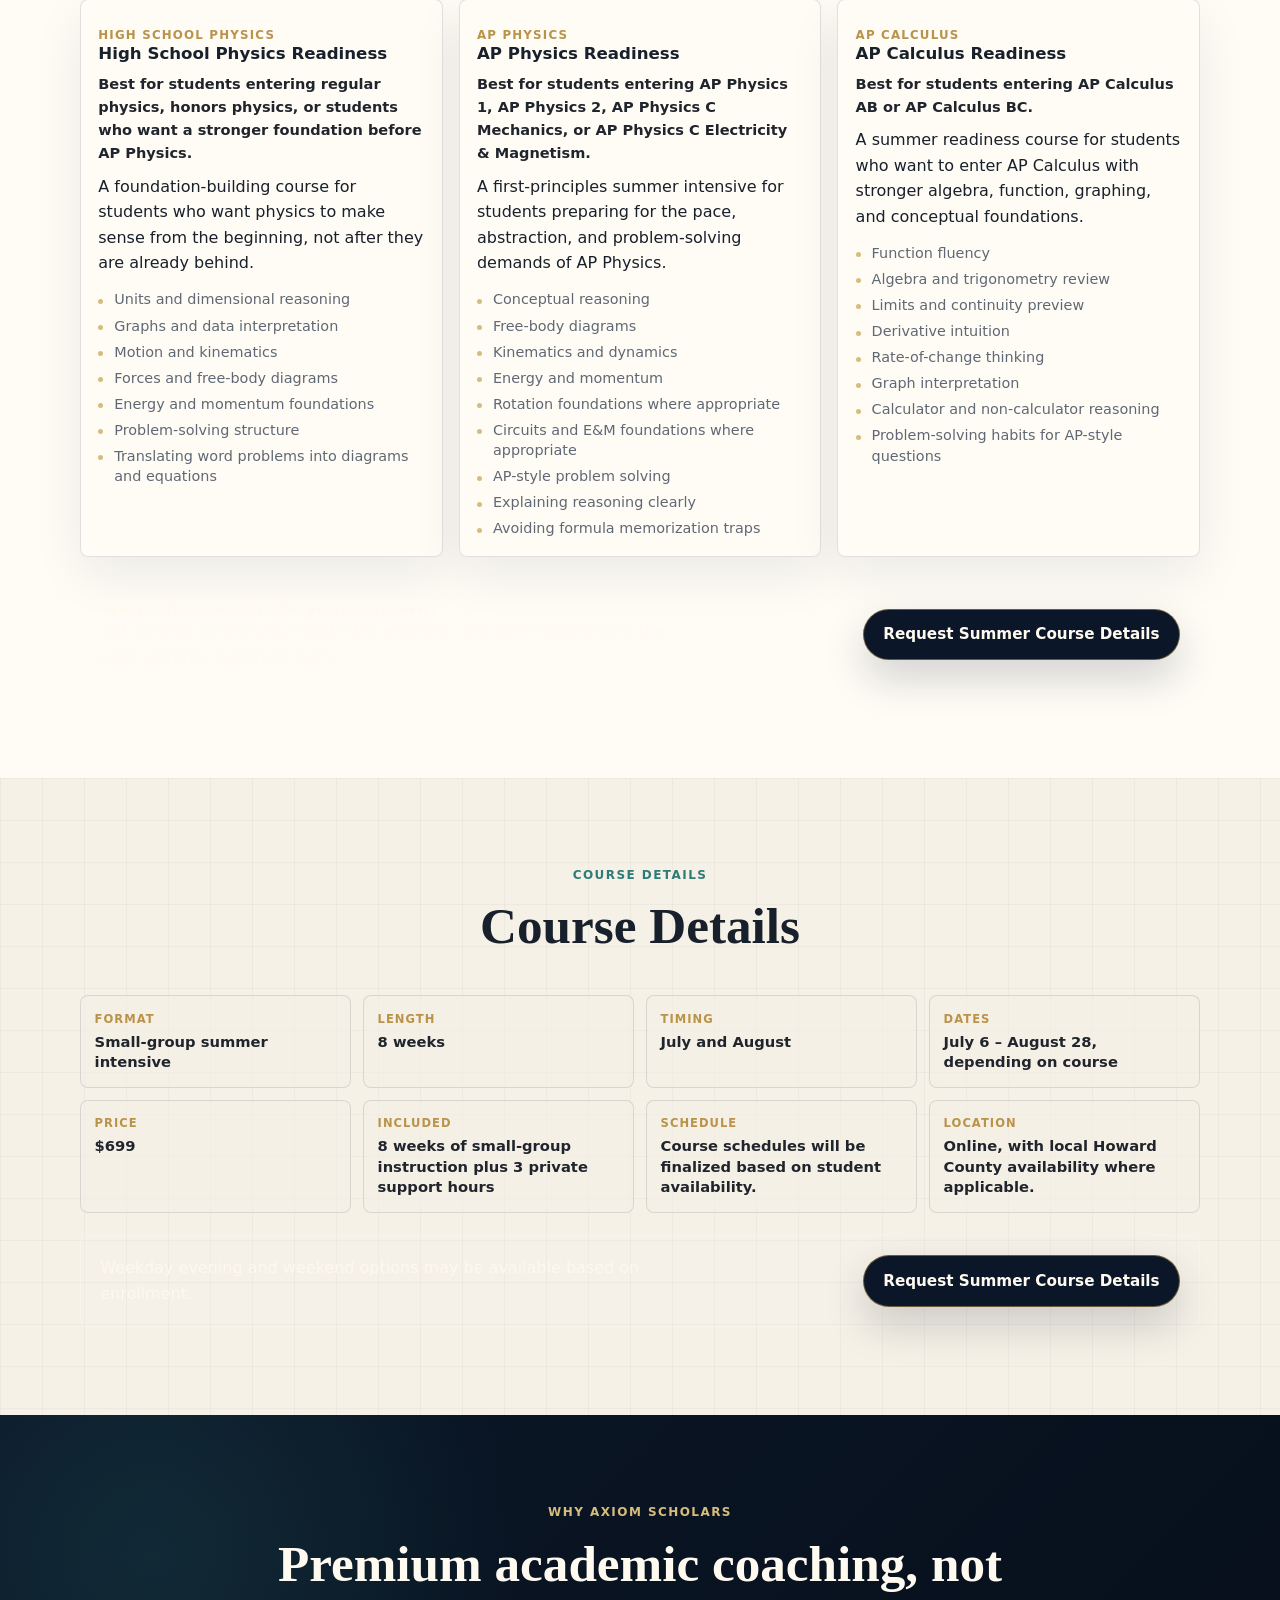
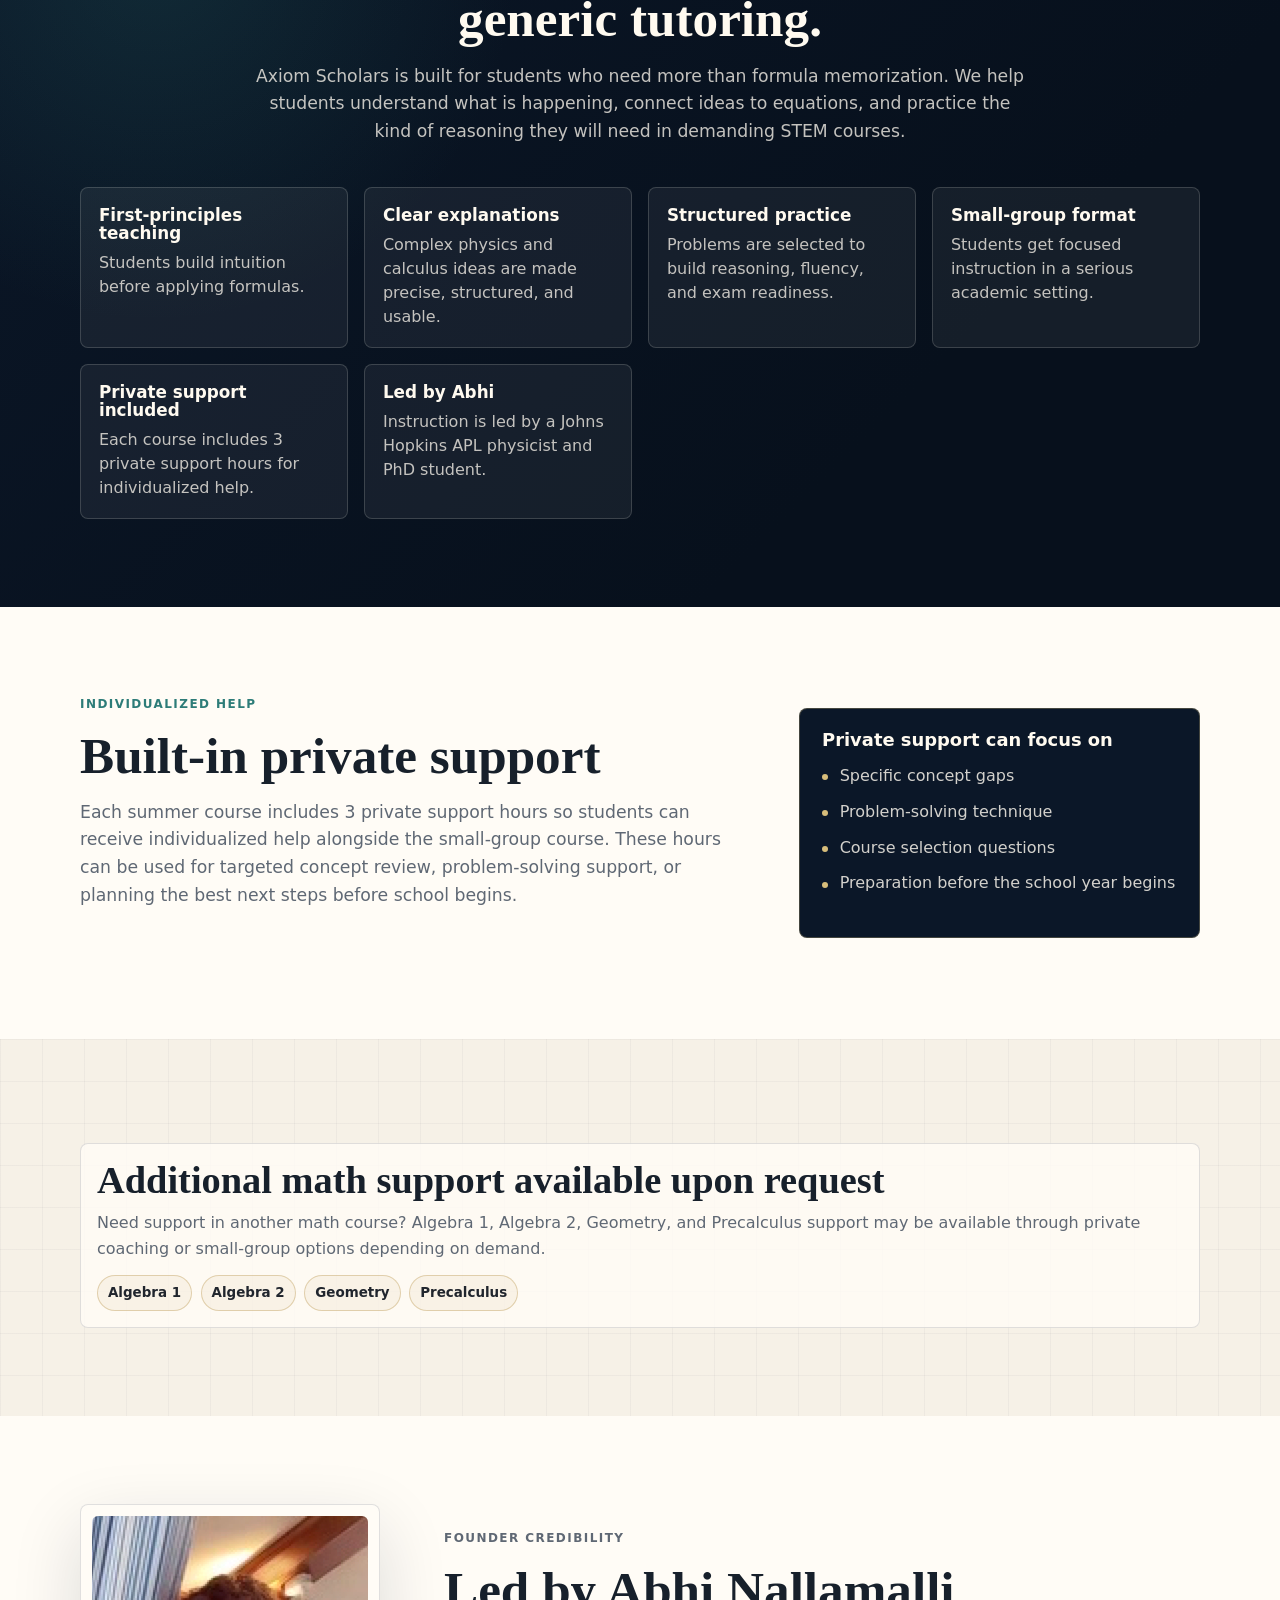
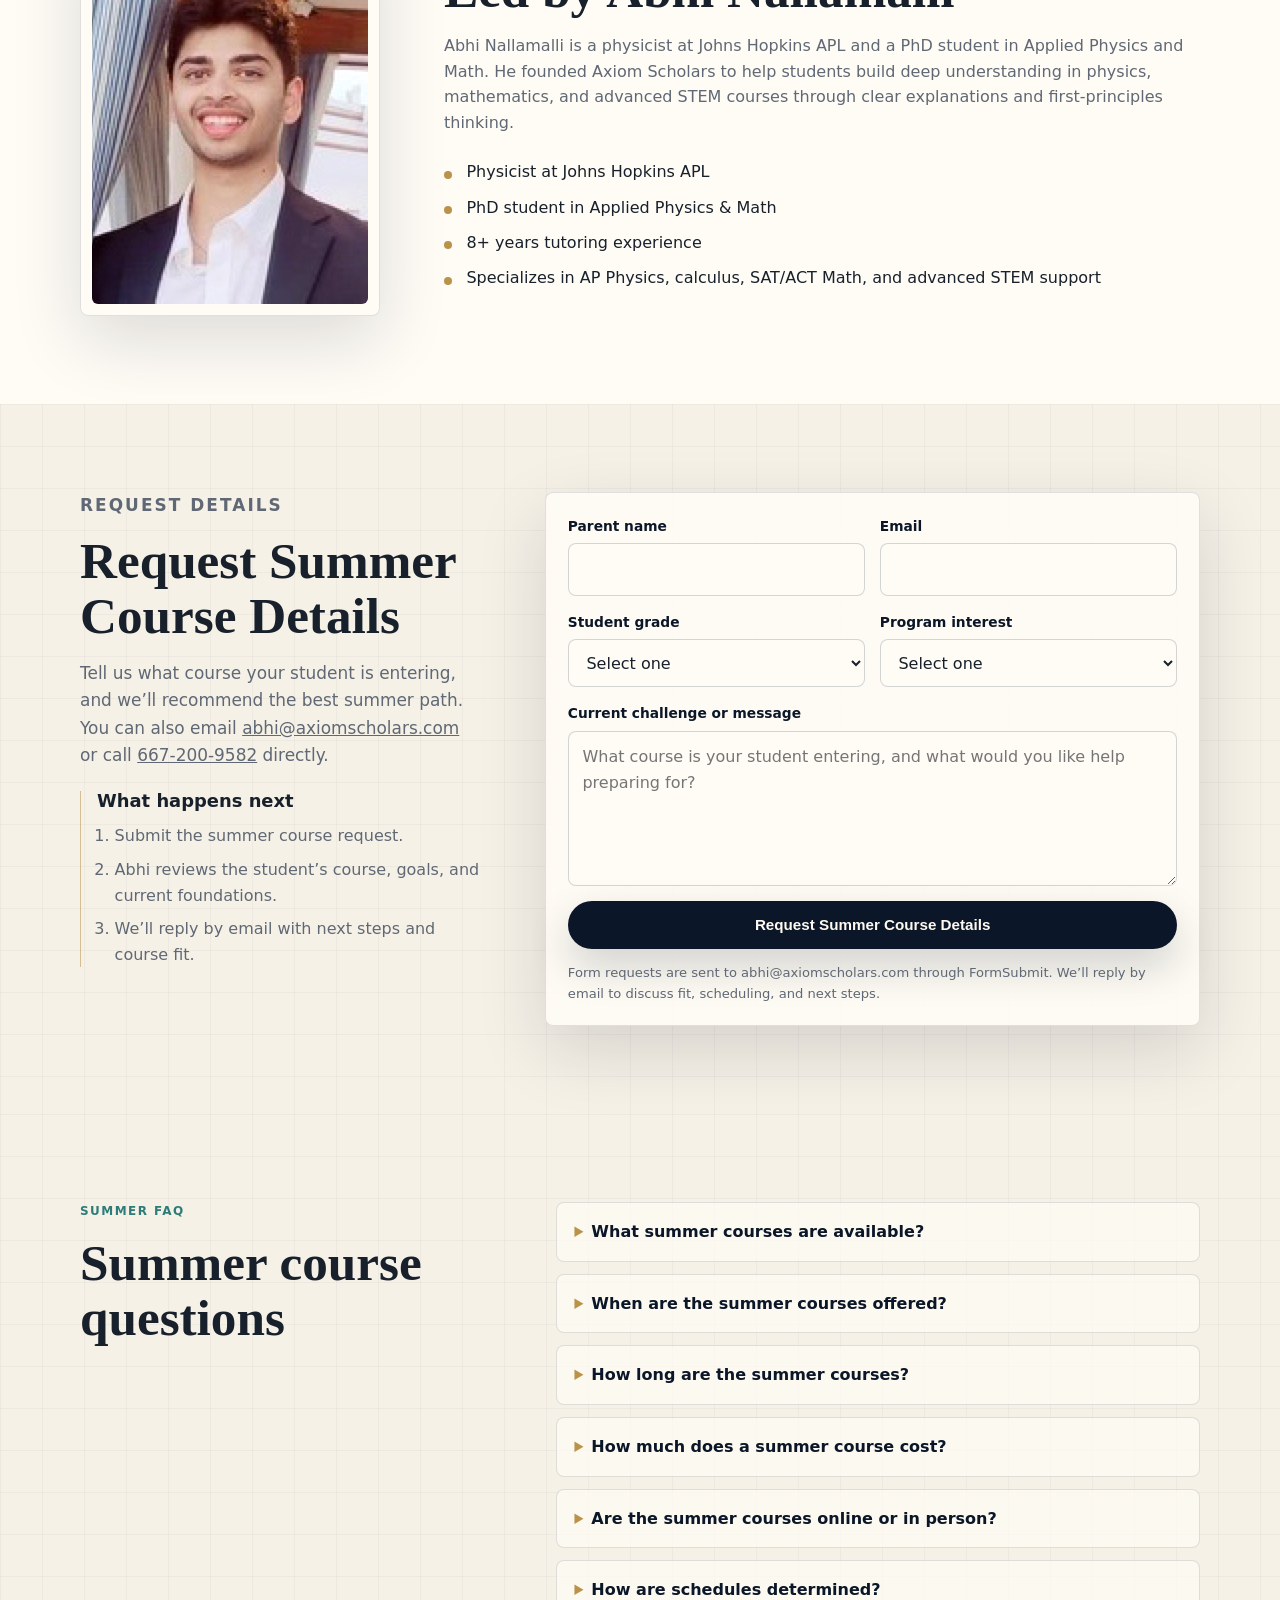
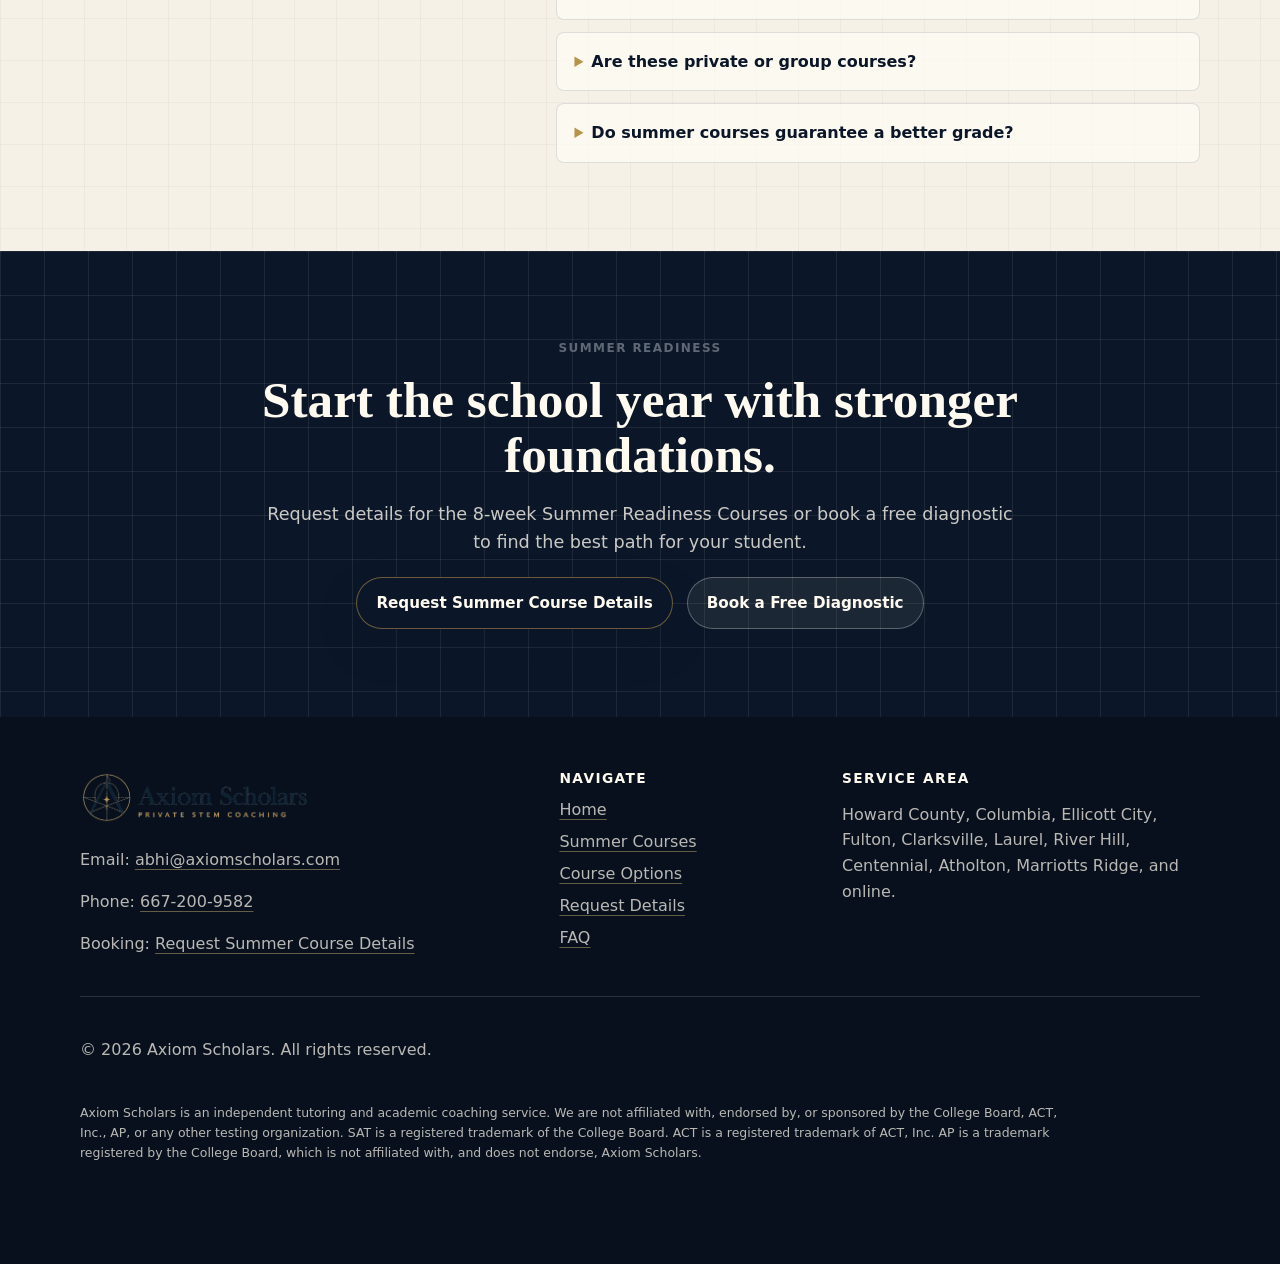
<file: summer.html>
<!DOCTYPE html>
<html lang="en">
  <head>
    <meta charset="UTF-8" />
    <meta name="viewport" content="width=device-width, initial-scale=1.0" />
    <title>Axiom Scholars Summer Courses | AP Physics &amp; AP Calculus Prep</title>
    <meta
      name="description"
      content="8-week Summer Readiness Courses for High School Physics, AP Physics, and AP Calculus. July and August small-group intensives led by a Johns Hopkins physicist."
    />
    <meta name="robots" content="index, follow" />
    <meta
      name="keywords"
      content="AP Physics summer prep, AP Physics summer course Howard County, High school physics summer prep, AP Calculus summer prep, AP Calculus readiness, Summer STEM courses Howard County, Summer physics course Columbia MD, Online AP Physics summer prep, Online AP Calculus summer prep"
    />
    <link rel="canonical" href="https://axiomscholars.com/summer/" />

    <meta property="og:type" content="website" />
    <meta property="og:title" content="Axiom Scholars Summer Courses | AP Physics &amp; AP Calculus Prep" />
    <meta
      property="og:description"
      content="8-week Summer Readiness Courses for High School Physics, AP Physics, and AP Calculus. July and August small-group intensives led by a Johns Hopkins physicist."
    />
    <meta property="og:image" content="https://axiomscholars.com/assets/logo-social-clean.png" />
    <meta property="og:url" content="https://axiomscholars.com/summer/" />
    <meta property="og:site_name" content="Axiom Scholars" />
    <meta name="twitter:card" content="summary_large_image" />
    <meta name="twitter:title" content="Axiom Scholars Summer Courses | AP Physics &amp; AP Calculus Prep" />
    <meta
      name="twitter:description"
      content="8-week Summer Readiness Courses for High School Physics, AP Physics, and AP Calculus. July and August small-group intensives led by a Johns Hopkins physicist."
    />
    <meta name="twitter:image" content="https://axiomscholars.com/assets/logo-social-clean.png" />
    <meta name="theme-color" content="#0b1728" />
    <link rel="icon" type="image/png" href="assets/logo-emblem-clean.png" />
    <link rel="apple-touch-icon" href="assets/logo-emblem-clean.png" />

    <!-- Google tag (gtag.js): Google Analytics / Google Ads measurement -->
    <script async src="https://www.googletagmanager.com/gtag/js?id=G-MLTG4ZMLT8"></script>
    <script>
      window.dataLayer = window.dataLayer || [];
      function gtag(){dataLayer.push(arguments);}
      gtag('js', new Date());
      gtag('config', 'G-MLTG4ZMLT8');
    </script>

    <link rel="stylesheet" href="styles.css" />
    <script type="application/ld+json">
      {
        "@context": "https://schema.org",
        "@type": ["Course", "EducationalOccupationalProgram"],
        "name": "Axiom Scholars Summer Readiness Courses",
        "description": "8-week small-group summer intensives for High School Physics, AP Physics, and AP Calculus readiness.",
        "provider": {
          "@type": ["EducationalOrganization", "LocalBusiness"],
          "name": "Axiom Scholars",
          "url": "https://axiomscholars.com/",
          "email": "abhi@axiomscholars.com",
          "telephone": "+1-667-200-9582",
          "founder": {
            "@type": "Person",
            "name": "Abhi Nallamalli",
            "jobTitle": "Physicist and PhD student in Applied Physics and Math"
          }
        },
        "educationalCredentialAwarded": "Summer readiness preparation",
        "timeRequired": "P8W",
        "courseMode": ["online", "in-person where applicable"],
        "offers": {
          "@type": "Offer",
          "price": "699",
          "priceCurrency": "USD",
          "availability": "https://schema.org/LimitedAvailability",
          "url": "https://axiomscholars.com/summer/"
        },
        "hasCourseInstance": {
          "@type": "CourseInstance",
          "name": "July and August Summer Readiness Courses",
          "startDate": "2026-07-06",
          "endDate": "2026-08-28",
          "courseMode": ["online", "in-person where applicable"],
          "location": {
            "@type": "Place",
            "name": "Online and Howard County availability where applicable"
          }
        }
      }
    </script>
  </head>
  <body class="summer-page">
    <a class="skip-link" href="#main">Skip to content</a>

    <header class="site-header" data-header>
      <nav class="nav container" aria-label="Primary navigation">
        <a class="brand" href="index.html" aria-label="Axiom Scholars home">
          <img class="brand-logo brand-logo-full" src="assets/logo-horizontal-clean.png" alt="Axiom Scholars logo" width="1879" height="433" />
          <img class="brand-logo brand-logo-icon" src="assets/logo-emblem-clean.png" alt="Axiom Scholars logo" width="1008" height="1018" />
        </a>
        <button class="nav-toggle" type="button" aria-expanded="false" aria-controls="nav-menu" data-nav-toggle>
          <span class="sr-only">Toggle navigation</span>
          <span aria-hidden="true"></span>
          <span aria-hidden="true"></span>
          <span aria-hidden="true"></span>
        </button>
        <div class="nav-menu" id="nav-menu" data-nav-menu>
          <a href="index.html">Home</a>
          <a href="summer/" aria-current="page">Summer Courses</a>
          <a href="index.html#programs">Programs</a>
          <a href="index.html#method">Method</a>
          <a href="index.html#about">About</a>
          <a href="#summer-faq">FAQ</a>
          <a class="nav-cta" href="#diagnostic-form" data-interest="Summer Readiness Course">Request Details</a>
        </div>
      </nav>
    </header>

    <main id="main">
      <section class="summer-landing-hero section" id="summer-top" aria-labelledby="summer-hero-title">
        <div class="hero-bg" aria-hidden="true">
          <span class="axis axis-x"></span>
          <span class="axis axis-y"></span>
          <span class="vector vector-one"></span>
          <span class="vector vector-two"></span>
        </div>
        <div class="container landing-hero-grid">
          <div class="landing-hero-copy">
            <p class="eyebrow">July and August small-group intensives</p>
            <h1 id="summer-hero-title">8-Week Summer Readiness Courses for Physics &amp; Calculus</h1>
            <p class="hero-subtitle">
              Small-group summer intensives in July and August designed to help students enter the school year with
              stronger foundations, clearer problem-solving habits, and more confidence.
            </p>
            <p class="trust-line">
              Led by Abhi Nallamalli, a Johns Hopkins APL physicist and PhD student in Applied Physics and Math.
            </p>
            <div class="cta-row" aria-label="Summer page primary actions">
              <a class="button button-primary" href="#diagnostic-form" data-interest="Summer Readiness Course">Request Summer Course Details</a>
              <a class="button button-secondary" href="#diagnostic-form">Book a Free Diagnostic</a>
            </div>
          </div>
          <aside class="landing-detail-card" aria-label="Summer course quick details">
            <h2>Summer 2026 Details</h2>
            <div class="hero-detail-strip">
              <span>8 weeks</span>
              <span>July 6 &ndash; August 28</span>
              <span>Small-group format</span>
              <span>$699</span>
              <span>Includes 3 private support hours</span>
              <span>Online + Howard County availability</span>
            </div>
          </aside>
        </div>
      </section>

      <section class="section section-light" aria-labelledby="why-summer-title">
        <div class="container need-grid">
          <div class="section-heading align-left">
            <p class="eyebrow">Why summer readiness</p>
            <h2 id="why-summer-title">Do not wait until September to find the gaps.</h2>
            <p>
              Physics and calculus often feel difficult because students are asked to solve multi-step problems before
              their foundations are strong. Summer is the best time to build those foundations before the pace of the
              school year accelerates.
            </p>
          </div>
          <div class="need-list" aria-label="Summer readiness student fit">
            <article>Your student is entering physics, AP Physics, or AP Calculus next year.</article>
            <article>They are strong but need more structure before a demanding course.</article>
            <article>They tend to memorize formulas without knowing when to use them.</article>
            <article>They understand examples in class but struggle on tests.</article>
            <article>They want to start the year with confidence instead of playing catch-up.</article>
          </div>
        </div>
      </section>

      <section class="section" id="courses" aria-labelledby="courses-title">
        <div class="container">
          <div class="section-heading">
            <p class="eyebrow">Flagship summer courses</p>
            <h2 id="courses-title">Choose the right readiness path.</h2>
            <p>
              Each course is designed around first-principles instruction, structured practice, and the reasoning
              habits students need in demanding physics and calculus courses.
            </p>
          </div>
          <div class="course-grid flagship-course-grid" aria-label="Summer readiness course options">
            <article class="course-card">
              <p class="program-label">High school physics</p>
              <h3>High School Physics Readiness</h3>
              <p class="program-fit">
                Best for students entering regular physics, honors physics, or students who want a stronger foundation
                before AP Physics.
              </p>
              <p>
                A foundation-building course for students who want physics to make sense from the beginning, not after
                they are already behind.
              </p>
              <ul class="program-points">
                <li>Units and dimensional reasoning</li>
                <li>Graphs and data interpretation</li>
                <li>Motion and kinematics</li>
                <li>Forces and free-body diagrams</li>
                <li>Energy and momentum foundations</li>
                <li>Problem-solving structure</li>
                <li>Translating word problems into diagrams and equations</li>
              </ul>
            </article>
            <article class="course-card">
              <p class="program-label">AP Physics</p>
              <h3>AP Physics Readiness</h3>
              <p class="program-fit">
                Best for students entering AP Physics 1, AP Physics 2, AP Physics C Mechanics, or AP Physics C
                Electricity &amp; Magnetism.
              </p>
              <p>
                A first-principles summer intensive for students preparing for the pace, abstraction, and problem-solving
                demands of AP Physics.
              </p>
              <ul class="program-points">
                <li>Conceptual reasoning</li>
                <li>Free-body diagrams</li>
                <li>Kinematics and dynamics</li>
                <li>Energy and momentum</li>
                <li>Rotation foundations where appropriate</li>
                <li>Circuits and E&amp;M foundations where appropriate</li>
                <li>AP-style problem solving</li>
                <li>Explaining reasoning clearly</li>
                <li>Avoiding formula memorization traps</li>
              </ul>
            </article>
            <article class="course-card">
              <p class="program-label">AP Calculus</p>
              <h3>AP Calculus Readiness</h3>
              <p class="program-fit">Best for students entering AP Calculus AB or AP Calculus BC.</p>
              <p>
                A summer readiness course for students who want to enter AP Calculus with stronger algebra, function,
                graphing, and conceptual foundations.
              </p>
              <ul class="program-points">
                <li>Function fluency</li>
                <li>Algebra and trigonometry review</li>
                <li>Limits and continuity preview</li>
                <li>Derivative intuition</li>
                <li>Rate-of-change thinking</li>
                <li>Graph interpretation</li>
                <li>Calculator and non-calculator reasoning</li>
                <li>Problem-solving habits for AP-style questions</li>
              </ul>
            </article>
          </div>
          <div class="section-cta light-cta summer-cta">
            <div>
              <h3>Want the best fit for your student?</h3>
              <p>Tell us what course your student is entering, and we’ll recommend the right summer readiness path.</p>
            </div>
            <a class="button button-primary" href="#diagnostic-form" data-interest="Summer Readiness Course">Request Summer Course Details</a>
          </div>
        </div>
      </section>

      <section class="section section-light" aria-labelledby="details-title">
        <div class="container">
          <div class="section-heading">
            <p class="eyebrow">Course details</p>
            <h2 id="details-title">Course Details</h2>
          </div>
          <div class="course-details landing-course-details" aria-label="Summer course details">
            <article>
              <span>Format</span>
              <p>Small-group summer intensive</p>
            </article>
            <article>
              <span>Length</span>
              <p>8 weeks</p>
            </article>
            <article>
              <span>Timing</span>
              <p>July and August</p>
            </article>
            <article>
              <span>Dates</span>
              <p>July 6 &ndash; August 28, depending on course</p>
            </article>
            <article>
              <span>Price</span>
              <p>$699</p>
            </article>
            <article>
              <span>Included</span>
              <p>8 weeks of small-group instruction plus 3 private support hours</p>
            </article>
            <article>
              <span>Schedule</span>
              <p>Course schedules will be finalized based on student availability.</p>
            </article>
            <article>
              <span>Location</span>
              <p>Online, with local Howard County availability where applicable.</p>
            </article>
          </div>
          <div class="section-cta">
            <p>Weekday evening and weekend options may be available based on enrollment.</p>
            <a class="button button-primary" href="#diagnostic-form" data-interest="Summer Readiness Course">Request Summer Course Details</a>
          </div>
        </div>
      </section>

      <section class="section section-dark" aria-labelledby="why-axiom-title">
        <div class="container">
          <div class="section-heading">
            <p class="eyebrow">Why Axiom Scholars</p>
            <h2 id="why-axiom-title">Premium academic coaching, not generic tutoring.</h2>
            <p>
              Axiom Scholars is built for students who need more than formula memorization. We help students understand
              what is happening, connect ideas to equations, and practice the kind of reasoning they will need in
              demanding STEM courses.
            </p>
          </div>
          <div class="feature-grid">
            <article class="program-card">
              <h3>First-principles teaching</h3>
              <p>Students build intuition before applying formulas.</p>
            </article>
            <article class="program-card">
              <h3>Clear explanations</h3>
              <p>Complex physics and calculus ideas are made precise, structured, and usable.</p>
            </article>
            <article class="program-card">
              <h3>Structured practice</h3>
              <p>Problems are selected to build reasoning, fluency, and exam readiness.</p>
            </article>
            <article class="program-card">
              <h3>Small-group format</h3>
              <p>Students get focused instruction in a serious academic setting.</p>
            </article>
            <article class="program-card">
              <h3>Private support included</h3>
              <p>Each course includes 3 private support hours for individualized help.</p>
            </article>
            <article class="program-card">
              <h3>Led by Abhi</h3>
              <p>Instruction is led by a Johns Hopkins APL physicist and PhD student.</p>
            </article>
          </div>
        </div>
      </section>

      <section class="section" aria-labelledby="support-title">
        <div class="container support-grid">
          <div class="section-heading align-left">
            <p class="eyebrow">Individualized help</p>
            <h2 id="support-title">Built-in private support</h2>
            <p>
              Each summer course includes 3 private support hours so students can receive individualized help alongside
              the small-group course. These hours can be used for targeted concept review, problem-solving support, or
              planning the best next steps before school begins.
            </p>
          </div>
          <div class="diagnostic-card light-card">
            <h3>Private support can focus on</h3>
            <ul>
              <li>Specific concept gaps</li>
              <li>Problem-solving technique</li>
              <li>Course selection questions</li>
              <li>Preparation before the school year begins</li>
            </ul>
          </div>
        </div>
      </section>

      <section class="section section-light" aria-labelledby="request-title">
        <div class="container">
          <div class="request-note landing-request-note">
            <h2 id="request-title">Additional math support available upon request</h2>
            <p>
              Need support in another math course? Algebra 1, Algebra 2, Geometry, and Precalculus support may be
              available through private coaching or small-group options depending on demand.
            </p>
            <div class="request-tags" aria-label="Additional math support">
              <span>Algebra 1</span>
              <span>Algebra 2</span>
              <span>Geometry</span>
              <span>Precalculus</span>
            </div>
          </div>
        </div>
      </section>

      <section class="section" id="about" aria-labelledby="about-title">
        <div class="container about-grid">
          <div class="portrait-card">
            <img class="founder-photo" src="assets/headshot-enhanced.png" alt="Abhi Nallamalli, founder of Axiom Scholars" width="354" height="388" />
          </div>
          <div class="about-copy">
            <p class="eyebrow">Founder credibility</p>
            <h2 id="about-title">Led by Abhi Nallamalli</h2>
            <p>
              Abhi Nallamalli is a physicist at Johns Hopkins APL and a PhD student in Applied Physics and Math. He
              founded Axiom Scholars to help students build deep understanding in physics, mathematics, and advanced
              STEM courses through clear explanations and first-principles thinking.
            </p>
            <ul class="credential-list">
              <li>Physicist at Johns Hopkins APL</li>
              <li>PhD student in Applied Physics &amp; Math</li>
              <li>8+ years tutoring experience</li>
              <li>Specializes in AP Physics, calculus, SAT/ACT Math, and advanced STEM support</li>
            </ul>
          </div>
        </div>
      </section>

      <section class="section form-section" id="diagnostic-form" aria-labelledby="form-title">
        <div class="container form-grid">
          <div class="form-copy">
            <p class="eyebrow">Request details</p>
            <h2 id="form-title">Request Summer Course Details</h2>
            <p>
              Tell us what course your student is entering, and we’ll recommend the best summer path. You can also
              email <a href="mailto:abhi@axiomscholars.com">abhi@axiomscholars.com</a> or call
              <a href="tel:+16672009582">667-200-9582</a> directly.
            </p>
            <div class="form-expectation">
              <h3>What happens next</h3>
              <ol>
                <li>Submit the summer course request.</li>
                <li>Abhi reviews the student’s course, goals, and current foundations.</li>
                <li>We’ll reply by email with next steps and course fit.</li>
              </ol>
            </div>
          </div>
          <form class="diagnostic-form" action="https://formsubmit.co/abhi@axiomscholars.com" method="POST">
            <input type="hidden" name="form-name" value="Axiom Scholars Summer Course Request" />
            <input type="hidden" name="_subject" value="New Axiom Scholars summer course request" />
            <input type="hidden" name="_template" value="table" />
            <input type="hidden" name="_captcha" value="false" />
            <input type="hidden" name="_next" value="https://axiomscholars.com/summer/#diagnostic-form" />
            <input type="text" name="_honey" class="honeypot-input" tabindex="-1" autocomplete="off" aria-hidden="true" />
            <div class="form-field honeypot" aria-hidden="true">
              <label for="company">Company</label>
              <input id="company" name="company" type="text" tabindex="-1" autocomplete="off" />
            </div>
            <div class="form-row">
              <div class="form-field">
                <label for="parent-name">Parent name</label>
                <input id="parent-name" name="name" type="text" autocomplete="name" required />
              </div>
              <div class="form-field">
                <label for="email">Email</label>
                <input id="email" name="email" type="email" autocomplete="email" required />
              </div>
            </div>
            <div class="form-row">
              <div class="form-field">
                <label for="student-grade">Student grade</label>
                <select id="student-grade" name="student_grade" required>
                  <option value="">Select one</option>
                  <option>8th grade</option>
                  <option>9th grade</option>
                  <option>10th grade</option>
                  <option>11th grade</option>
                  <option>12th grade</option>
                  <option>College</option>
                  <option>Other</option>
                </select>
              </div>
              <div class="form-field">
                <label for="program-interest">Program interest</label>
                <select id="program-interest" name="program_interest" required>
                  <option value="">Select one</option>
                  <option>Summer Readiness Course</option>
                  <option>High School Physics Readiness</option>
                  <option>AP Physics Readiness</option>
                  <option>AP Calculus Readiness</option>
                  <option>Private 1-on-1 Coaching</option>
                  <option>Algebra 1 / Algebra 2 / Geometry / Precalculus upon request</option>
                  <option>Not sure yet</option>
                </select>
              </div>
            </div>
            <div class="form-field">
              <label for="challenge">Current challenge or message</label>
              <textarea id="challenge" name="current_challenge_or_message" rows="5" placeholder="What course is your student entering, and what would you like help preparing for?" required></textarea>
            </div>
            <button class="button button-primary form-submit" type="submit">Request Summer Course Details</button>
            <p class="form-footnote">
              Form requests are sent to abhi@axiomscholars.com through FormSubmit. We’ll reply by email to discuss fit,
              scheduling, and next steps.
            </p>
          </form>
        </div>
      </section>

      <section class="section section-light" id="summer-faq" aria-labelledby="summer-faq-title">
        <div class="container faq-layout">
          <div class="section-heading align-left">
            <p class="eyebrow">Summer FAQ</p>
            <h2 id="summer-faq-title">Summer course questions</h2>
          </div>
          <div class="faq-list">
            <details>
              <summary>What summer courses are available?</summary>
              <p>The flagship summer courses are High School Physics Readiness, AP Physics Readiness, and AP Calculus Readiness. Algebra 1, Algebra 2, Geometry, and Precalculus support may be available upon request.</p>
            </details>
            <details>
              <summary>When are the summer courses offered?</summary>
              <p>Courses are offered in July and August, with the summer session running July 6 &ndash; August 28 depending on the course.</p>
            </details>
            <details>
              <summary>How long are the summer courses?</summary>
              <p>Each Summer Readiness Course is 8 weeks.</p>
            </details>
            <details>
              <summary>How much does a summer course cost?</summary>
              <p>The course is $699 and includes 8 weeks of small-group instruction plus 3 private support hours.</p>
            </details>
            <details>
              <summary>Are the summer courses online or in person?</summary>
              <p>Courses are available online, with local Howard County availability where applicable.</p>
            </details>
            <details>
              <summary>How are schedules determined?</summary>
              <p>Course schedules will be finalized based on student availability and enrollment.</p>
            </details>
            <details>
              <summary>Are these private or group courses?</summary>
              <p>Summer Readiness Courses are small-group intensives. Each course also includes 3 private support hours for individualized help.</p>
            </details>
            <details>
              <summary>Do summer courses guarantee a better grade?</summary>
              <p>No. Axiom Scholars does not guarantee grades or scores. The courses are designed to build stronger foundations, preview important concepts, and improve problem-solving habits before the school year begins.</p>
            </details>
          </div>
        </div>
      </section>

      <section class="section final-cta" aria-labelledby="final-cta-title">
        <div class="container final-cta-inner">
          <p class="eyebrow">Summer readiness</p>
          <h2 id="final-cta-title">Start the school year with stronger foundations.</h2>
          <p>
            Request details for the 8-week Summer Readiness Courses or book a free diagnostic to find the best path for
            your student.
          </p>
          <div class="cta-row center-cta-row">
            <a class="button button-primary" href="#diagnostic-form" data-interest="Summer Readiness Course">Request Summer Course Details</a>
            <a class="button button-secondary dark-secondary" href="#diagnostic-form">Book a Free Diagnostic</a>
          </div>
        </div>
      </section>
    </main>

    <footer class="site-footer">
      <div class="container footer-grid">
        <div>
          <a class="brand footer-brand" href="index.html" aria-label="Axiom Scholars home">
            <img class="brand-logo footer-logo" src="assets/logo-horizontal-clean.png" alt="Axiom Scholars logo" width="1879" height="433" />
          </a>
          <p class="footer-contact">Email: <a href="mailto:abhi@axiomscholars.com">abhi@axiomscholars.com</a></p>
          <p class="footer-contact">Phone: <a href="tel:+16672009582">667-200-9582</a></p>
          <p class="footer-contact">Booking: <a href="#diagnostic-form">Request Summer Course Details</a></p>
        </div>
        <div>
          <h2>Navigate</h2>
          <ul>
            <li><a href="index.html">Home</a></li>
            <li><a href="summer/">Summer Courses</a></li>
            <li><a href="#courses">Course Options</a></li>
            <li><a href="#diagnostic-form">Request Details</a></li>
            <li><a href="#summer-faq">FAQ</a></li>
          </ul>
        </div>
        <div>
          <h2>Service area</h2>
          <p>Howard County, Columbia, Ellicott City, Fulton, Clarksville, Laurel, River Hill, Centennial, Atholton, Marriotts Ridge, and online.</p>
        </div>
      </div>
      <div class="container footer-bottom">
        <p>&copy; <span data-year></span> Axiom Scholars. All rights reserved.</p>
        <p class="legal-disclaimer">
          Axiom Scholars is an independent tutoring and academic coaching service. We are not affiliated with, endorsed
          by, or sponsored by the College Board, ACT, Inc., AP, or any other testing organization. SAT is a registered
          trademark of the College Board. ACT is a registered trademark of ACT, Inc. AP is a trademark registered by
          the College Board, which is not affiliated with, and does not endorse, Axiom Scholars.
        </p>
      </div>
    </footer>

    <div class="mobile-sticky-cta" aria-label="Request summer course details">
      <a href="#diagnostic-form" data-interest="Summer Readiness Course">Request Summer Course Details</a>
    </div>

    <script src="script.js"></script>
  </body>
</html>
</file>
<file: styles.css>
:root {
  --navy: #0b1728;
  --navy-2: #10243e;
  --charcoal: #20252d;
  --ink: #17202b;
  --muted: #5f6874;
  --cream: #f6f1e7;
  --warm-white: #fffaf0;
  --paper: #fffcf6;
  --gold: #b9934a;
  --gold-2: #d7bd7b;
  --teal: #2d7c78;
  --burgundy: #7b2f45;
  --line: rgba(18, 35, 58, 0.14);
  --line-dark: rgba(255, 250, 240, 0.16);
  --shadow: 0 24px 70px rgba(11, 23, 40, 0.14);
  --radius: 8px;
  --banner-height: 42px;
  --header-height: 76px;
  color-scheme: light;
}

* {
  box-sizing: border-box;
}

html {
  scroll-behavior: smooth;
}

section[id],
#diagnostic-form {
  scroll-margin-top: calc(var(--header-height) + var(--banner-height) + 18px);
}

body {
  margin: 0;
  background: var(--paper);
  color: var(--ink);
  font-family: ui-sans-serif, system-ui, -apple-system, BlinkMacSystemFont, "Segoe UI", sans-serif;
  line-height: 1.6;
  text-rendering: optimizeLegibility;
}

body.nav-open {
  overflow: hidden;
}

img,
svg {
  max-width: 100%;
}

a {
  color: inherit;
}

button,
a {
  -webkit-tap-highlight-color: transparent;
}

:focus-visible {
  outline: 3px solid rgba(45, 124, 120, 0.75);
  outline-offset: 4px;
}

.skip-link {
  position: fixed;
  left: 1rem;
  top: 1rem;
  z-index: 1000;
  transform: translateY(-150%);
  background: var(--navy);
  color: var(--warm-white);
  padding: 0.75rem 1rem;
  border-radius: var(--radius);
}

.skip-link:focus {
  transform: translateY(0);
}

.sr-only {
  position: absolute;
  width: 1px;
  height: 1px;
  padding: 0;
  margin: -1px;
  overflow: hidden;
  clip: rect(0, 0, 0, 0);
  white-space: nowrap;
  border: 0;
}

.container {
  width: min(1120px, calc(100% - 32px));
  margin-inline: auto;
}

.site-header {
  position: sticky;
  top: 0;
  z-index: 100;
  background: rgba(255, 252, 246, 0.9);
  border-bottom: 1px solid rgba(16, 36, 62, 0.1);
  backdrop-filter: blur(18px);
}

.announcement-bar {
  min-height: var(--banner-height);
  display: flex;
  align-items: center;
  background: var(--navy);
  color: var(--warm-white);
  border-bottom: 1px solid rgba(215, 189, 123, 0.22);
}

.announcement-inner {
  display: flex;
  align-items: center;
  justify-content: center;
  gap: 1rem;
  min-height: var(--banner-height);
  text-align: center;
}

.announcement-inner p {
  margin: 0;
  color: rgba(255, 250, 240, 0.88);
  font-size: 0.86rem;
  font-weight: 760;
  line-height: 1.3;
}

.announcement-inner a {
  flex: 0 0 auto;
  border: 1px solid rgba(215, 189, 123, 0.58);
  border-radius: 999px;
  padding: 0.34rem 0.72rem;
  color: var(--gold-2);
  font-size: 0.78rem;
  font-weight: 850;
  text-decoration: none;
}

.announcement-inner a:hover {
  background: rgba(215, 189, 123, 0.1);
}

.announcement-short {
  display: none;
}

.announcement-cta-short {
  display: none;
}

.nav {
  min-height: var(--header-height);
  display: flex;
  align-items: center;
  justify-content: space-between;
  gap: 1rem;
}

.brand {
  display: inline-flex;
  align-items: center;
  text-decoration: none;
  min-width: 0;
}

.brand-logo {
  display: block;
  object-fit: contain;
}

.brand-logo-full {
  width: 206px;
  height: auto;
}

.brand-logo-icon {
  display: none;
  width: 42px;
  height: 42px;
  border-radius: 50%;
}

.nav-menu {
  display: flex;
  align-items: center;
  gap: 0.86rem;
  font-size: 0.86rem;
  font-weight: 650;
}

.nav-menu a {
  color: var(--charcoal);
  text-decoration: none;
}

.nav-menu a:hover {
  color: var(--teal);
}

.nav-cta {
  border: 1px solid rgba(185, 147, 74, 0.55);
  border-radius: 999px;
  padding: 0.64rem 1rem;
  background: var(--navy);
  color: var(--warm-white) !important;
  box-shadow: 0 12px 30px rgba(11, 23, 40, 0.15);
}

.nav-toggle {
  display: none;
  width: 44px;
  height: 44px;
  border: 1px solid var(--line);
  border-radius: var(--radius);
  background: transparent;
  color: var(--navy);
}

.nav-toggle span:not(.sr-only) {
  display: block;
  width: 20px;
  height: 2px;
  margin: 4px auto;
  background: currentColor;
}

.section {
  position: relative;
  padding: 88px 0;
}

.section-light {
  background:
    linear-gradient(rgba(11, 23, 40, 0.035) 1px, transparent 1px),
    linear-gradient(90deg, rgba(11, 23, 40, 0.035) 1px, transparent 1px),
    var(--cream);
  background-size: 42px 42px;
}

.section-dark {
  background:
    radial-gradient(circle at 12% 18%, rgba(45, 124, 120, 0.2), transparent 28%),
    linear-gradient(135deg, var(--navy), #07101c 72%);
  color: var(--warm-white);
}

.section-accent {
  background: var(--navy-2);
  color: var(--warm-white);
}

.hero {
  min-height: calc(100vh - var(--header-height));
  display: flex;
  align-items: center;
  overflow: hidden;
  padding-top: 58px;
  padding-bottom: 74px;
  background:
    linear-gradient(rgba(11, 23, 40, 0.035) 1px, transparent 1px),
    linear-gradient(90deg, rgba(11, 23, 40, 0.035) 1px, transparent 1px),
    linear-gradient(135deg, var(--paper) 0%, var(--cream) 100%);
  background-size: 48px 48px, 48px 48px, auto;
}

.hero-bg {
  position: absolute;
  inset: 0;
  overflow: hidden;
  pointer-events: none;
}

.axis,
.vector {
  position: absolute;
  display: block;
  opacity: 0.15;
}

.axis-x {
  width: 360px;
  height: 1px;
  right: 8%;
  top: 22%;
  background: var(--teal);
  transform: rotate(-14deg);
}

.axis-y {
  width: 1px;
  height: 270px;
  right: 22%;
  top: 11%;
  background: var(--gold);
  transform: rotate(-14deg);
}

.vector {
  width: 150px;
  height: 2px;
  background: var(--burgundy);
  transform-origin: left center;
}

.vector::after {
  content: "";
  position: absolute;
  right: -2px;
  top: -5px;
  border-left: 10px solid currentColor;
  border-top: 6px solid transparent;
  border-bottom: 6px solid transparent;
  color: var(--burgundy);
}

.vector-one {
  right: 18%;
  top: 34%;
  transform: rotate(32deg);
}

.vector-two {
  left: 8%;
  bottom: 16%;
  transform: rotate(-24deg);
  background: var(--teal);
}

.vector-two::after {
  color: var(--teal);
}

.hero-grid {
  position: relative;
  display: grid;
  grid-template-columns: minmax(0, 0.98fr) minmax(390px, 0.76fr);
  gap: clamp(1.25rem, 2.8vw, 3rem);
  align-items: center;
}

.hero-copy {
  grid-column: 1;
  grid-row: 1;
}

.hero-actions {
  grid-column: 1;
  grid-row: 2;
}

.hero-card {
  grid-column: 2;
  grid-row: 1 / span 2;
}

.eyebrow {
  margin: 0 0 0.85rem;
  color: var(--teal);
  font-size: 0.75rem;
  font-weight: 800;
  letter-spacing: 0.12em;
  text-transform: uppercase;
}

.section-dark .eyebrow,
.section-accent .eyebrow {
  color: var(--gold-2);
}

h1,
h2,
h3,
p {
  overflow-wrap: break-word;
}

h1,
h2,
h3 {
  margin: 0;
  color: inherit;
  line-height: 1.08;
}

h1,
h2 {
  font-family: Georgia, "Times New Roman", serif;
}

h1 {
  max-width: 700px;
  font-size: clamp(2.55rem, 4.35vw, 3.65rem);
  font-weight: 740;
}

h2 {
  font-size: clamp(2.2rem, 4vw, 3.75rem);
  font-weight: 720;
}

h3 {
  font-size: 1.12rem;
  font-weight: 760;
}

.hero-subtitle {
  max-width: 620px;
  margin: 1.15rem 0 0;
  color: #394354;
  font-size: clamp(1.08rem, 1.75vw, 1.25rem);
  line-height: 1.55;
}

.cta-note {
  margin: 0.72rem 0 0;
  color: var(--navy);
  font-size: 0.94rem;
  font-weight: 750;
}

.seasonal-callout {
  width: fit-content;
  margin: 0 0 0.85rem;
  border-left: 2px solid var(--gold);
  padding: 0.1rem 0 0.1rem 0.75rem;
  color: var(--navy);
  font-size: 0.92rem;
  font-weight: 820;
}

.credential-line {
  max-width: 680px;
  margin: 0.75rem 0 0;
  color: #4f5b6a;
  font-size: 0.92rem;
  font-weight: 720;
}

.cta-row {
  display: flex;
  flex-wrap: wrap;
  gap: 0.85rem;
  margin-top: 1rem;
}

.button {
  display: inline-flex;
  align-items: center;
  justify-content: center;
  min-height: 48px;
  border-radius: 999px;
  padding: 0.8rem 1.2rem;
  font-size: 0.95rem;
  font-weight: 800;
  text-decoration: none;
  transition: transform 160ms ease, box-shadow 160ms ease, background 160ms ease;
}

.button:hover {
  transform: translateY(-1px);
}

.button-primary {
  background: var(--navy);
  color: var(--warm-white);
  border: 1px solid rgba(185, 147, 74, 0.55);
  box-shadow: 0 18px 42px rgba(11, 23, 40, 0.18);
}

.button-secondary {
  color: var(--navy);
  border: 1px solid rgba(16, 36, 62, 0.22);
  background: rgba(255, 252, 246, 0.72);
}

.section-dark .button-primary,
.section-accent .button-primary {
  background: var(--gold-2);
  color: var(--navy);
}

.location-list span {
  border: 1px solid rgba(16, 36, 62, 0.14);
  border-radius: 999px;
  background: rgba(255, 252, 246, 0.7);
  padding: 0.48rem 0.72rem;
  color: #344153;
  font-size: 0.85rem;
  font-weight: 700;
}

.parent-proof {
  display: grid;
  grid-template-columns: repeat(3, 1fr);
  gap: 0.75rem;
  max-width: 720px;
  margin-top: 1.1rem;
}

.parent-proof div {
  border-left: 1px solid rgba(185, 147, 74, 0.55);
  padding: 0.15rem 0 0.15rem 0.85rem;
}

.parent-proof span {
  display: block;
  color: var(--gold);
  font-family: Georgia, "Times New Roman", serif;
  font-size: 0.95rem;
  font-weight: 800;
}

.parent-proof p {
  margin: 0.1rem 0 0;
  color: var(--charcoal);
  font-size: 0.88rem;
  font-weight: 750;
  line-height: 1.35;
}

.hero-card,
.feature-card,
.program-card,
.portrait-card {
  border: 1px solid rgba(16, 36, 62, 0.13);
  border-radius: var(--radius);
  background: rgba(255, 252, 246, 0.86);
  box-shadow: var(--shadow);
}

.hero-card {
  overflow: hidden;
  display: flex;
  flex-direction: column;
}

.intro-card-panel {
  position: relative;
  min-height: 340px;
  display: grid;
  place-items: center;
  overflow: hidden;
  background:
    linear-gradient(rgba(255, 250, 240, 0.07) 1px, transparent 1px),
    linear-gradient(90deg, rgba(255, 250, 240, 0.07) 1px, transparent 1px),
    radial-gradient(circle at 68% 22%, rgba(215, 189, 123, 0.22), transparent 28%),
    var(--navy);
  background-size: 34px 34px, 34px 34px, auto, auto;
  color: var(--warm-white);
}

.intro-card-mark {
  display: block;
  width: clamp(184px, 50%, 224px);
  height: clamp(184px, 50%, 224px);
  padding: 0.35rem;
  border: 1px solid rgba(215, 189, 123, 0.52);
  border-radius: 50%;
  background: rgba(255, 250, 240, 0.12);
  box-shadow: 0 26px 54px rgba(0, 0, 0, 0.28);
  filter: contrast(1.08) saturate(1.04);
  object-fit: contain;
  object-position: center center;
  opacity: 0.96;
}

.intro-card-equation {
  position: absolute;
  left: 1.15rem;
  right: 1.15rem;
  bottom: 1.05rem;
  color: rgba(255, 250, 240, 0.46);
  font-family: Georgia, "Times New Roman", serif;
  font-size: 0.82rem;
  text-align: center;
}

.play-button {
  width: 82px;
  height: 82px;
  display: grid;
  place-items: center;
  border: 1px solid rgba(215, 189, 123, 0.68);
  border-radius: 50%;
  background: rgba(255, 250, 240, 0.08);
  color: var(--gold-2);
  cursor: default;
  box-shadow: 0 24px 60px rgba(0, 0, 0, 0.18);
}

.play-button span {
  display: block;
  width: 0;
  height: 0;
  margin-left: 5px;
  border-left: 20px solid currentColor;
  border-top: 13px solid transparent;
  border-bottom: 13px solid transparent;
}

.formula-strip {
  position: absolute;
  left: 1rem;
  right: 1rem;
  bottom: 1rem;
  display: flex;
  justify-content: space-between;
  gap: 0.5rem;
  color: rgba(255, 250, 240, 0.42);
  font-family: Georgia, "Times New Roman", serif;
  font-size: 0.78rem;
}

.hero-card-copy {
  padding: 1.25rem;
}

.card-kicker,
.program-label {
  margin: 0 0 0.45rem;
  color: var(--gold);
  font-size: 0.74rem;
  font-weight: 850;
  letter-spacing: 0.1em;
  text-transform: uppercase;
}

.hero-card-copy h2 {
  font-family: inherit;
  font-size: 1.3rem;
}

.hero-card-copy p {
  margin: 0.8rem 0 0;
  color: var(--muted);
}

.summer-landing-hero {
  min-height: auto;
  overflow: hidden;
  padding: 72px 0;
  background:
    linear-gradient(rgba(11, 23, 40, 0.04) 1px, transparent 1px),
    linear-gradient(90deg, rgba(11, 23, 40, 0.04) 1px, transparent 1px),
    linear-gradient(135deg, var(--paper), var(--cream));
  background-size: 48px 48px, 48px 48px, auto;
}

.landing-hero-grid {
  position: relative;
  display: grid;
  grid-template-columns: minmax(0, 1fr) minmax(340px, 0.55fr);
  gap: clamp(1.5rem, 4vw, 4.5rem);
  align-items: center;
}

.landing-hero-copy h1 {
  max-width: 760px;
}

.trust-line {
  max-width: 640px;
  margin: 1rem 0 0;
  color: var(--navy);
  font-size: 1rem;
  font-weight: 820;
}

.landing-detail-card {
  border: 1px solid rgba(16, 36, 62, 0.14);
  border-radius: var(--radius);
  background:
    linear-gradient(rgba(255, 250, 240, 0.08) 1px, transparent 1px),
    linear-gradient(90deg, rgba(255, 250, 240, 0.08) 1px, transparent 1px),
    var(--navy);
  background-size: 32px 32px, 32px 32px, auto;
  box-shadow: var(--shadow);
  color: var(--warm-white);
  padding: 1.3rem;
}

.landing-detail-card h2 {
  margin-bottom: 1rem;
  font-family: inherit;
  font-size: 1.25rem;
}

.hero-detail-strip {
  display: grid;
  gap: 0.65rem;
}

.hero-detail-strip span {
  border: 1px solid rgba(215, 189, 123, 0.26);
  border-radius: var(--radius);
  background: rgba(255, 250, 240, 0.06);
  padding: 0.72rem 0.78rem;
  color: rgba(255, 250, 240, 0.9);
  font-weight: 780;
  line-height: 1.35;
}

.video-proof-list {
  display: grid;
  gap: 0.45rem;
  padding: 0;
  margin: 1rem 0 0;
  list-style: none;
}

.video-proof-list li {
  position: relative;
  padding-left: 1rem;
  color: var(--charcoal);
  font-size: 0.9rem;
  font-weight: 750;
}

.video-proof-list li::before {
  content: "";
  position: absolute;
  left: 0;
  top: 0.72em;
  width: 6px;
  height: 6px;
  border-radius: 50%;
  background: var(--gold);
}

.section-heading {
  max-width: 780px;
  margin: 0 auto 2.6rem;
  text-align: center;
}

.section-heading.align-left {
  margin-inline: 0;
  text-align: left;
}

.section-heading p:not(.eyebrow) {
  margin: 1rem 0 0;
  color: var(--muted);
  font-size: 1.08rem;
}

.need-grid {
  display: grid;
  grid-template-columns: minmax(0, 0.78fr) minmax(0, 1.22fr);
  gap: clamp(2rem, 5vw, 4rem);
  align-items: start;
}

.need-list {
  display: grid;
  grid-template-columns: repeat(2, minmax(0, 1fr));
  gap: 0.8rem;
}

.need-list article {
  position: relative;
  border: 1px solid rgba(16, 36, 62, 0.13);
  border-radius: var(--radius);
  background: rgba(255, 252, 246, 0.76);
  padding: 1rem 1rem 1rem 2.1rem;
  color: var(--charcoal);
  font-weight: 760;
  line-height: 1.42;
}

.need-list article::before {
  content: "";
  position: absolute;
  left: 1rem;
  top: 1.35rem;
  width: 8px;
  height: 8px;
  border-radius: 50%;
  background: var(--teal);
  box-shadow: 0 0 0 4px rgba(45, 124, 120, 0.1);
}

.diagnostic-section {
  padding: 48px 0;
  background: var(--navy);
  color: var(--warm-white);
}

.diagnostic-grid {
  display: grid;
  grid-template-columns: minmax(0, 1fr) minmax(320px, 0.72fr);
  gap: clamp(1.5rem, 4vw, 4rem);
  align-items: center;
}

.diagnostic-section .section-heading {
  margin-bottom: 0;
}

.diagnostic-section .section-heading p:not(.eyebrow) {
  color: rgba(255, 250, 240, 0.76);
}

.diagnostic-card {
  border: 1px solid rgba(215, 189, 123, 0.28);
  border-radius: var(--radius);
  background: rgba(255, 250, 240, 0.07);
  padding: 1.35rem;
}

.diagnostic-card h3 {
  margin-bottom: 0.8rem;
}

.diagnostic-card ul {
  display: grid;
  gap: 0.65rem;
  padding: 0;
  margin: 0 0 1.2rem;
  list-style: none;
}

.diagnostic-card li {
  position: relative;
  padding-left: 1.1rem;
  color: rgba(255, 250, 240, 0.82);
}

.diagnostic-card li::before {
  content: "";
  position: absolute;
  left: 0;
  top: 0.72em;
  width: 6px;
  height: 6px;
  border-radius: 50%;
  background: var(--gold-2);
}

.section-dark .section-heading p:not(.eyebrow),
.section-accent .section-heading p:not(.eyebrow) {
  color: rgba(255, 250, 240, 0.76);
}

.feature-grid,
.discipline-grid,
.expect-grid,
.fit-grid {
  display: grid;
  grid-template-columns: repeat(4, 1fr);
  gap: 1rem;
}

.feature-card,
.expect-grid article {
  padding: 1.35rem;
}

.feature-card p,
.discipline-grid p,
.program-card p,
.program-card dd,
.about-copy p,
.faq-list p,
.expect-grid p,
.local-grid p,
.final-cta p,
.site-footer p {
  color: var(--muted);
}

.line-icon {
  display: block;
  width: 48px;
  height: 32px;
  margin-bottom: 1rem;
  border-left: 2px solid var(--teal);
  border-bottom: 2px solid var(--gold);
  position: relative;
}

.line-icon::after {
  content: "";
  position: absolute;
  right: 0;
  top: 5px;
  width: 28px;
  height: 2px;
  background: var(--burgundy);
  transform: rotate(-28deg);
}

.line-icon-dots::before,
.line-icon-plan::before {
  content: "";
  position: absolute;
  width: 8px;
  height: 8px;
  border-radius: 50%;
  background: var(--teal);
  right: 7px;
  top: 0;
}

.line-icon-steps::after {
  width: 36px;
  transform: none;
  box-shadow: -12px 10px 0 var(--burgundy), -24px 20px 0 var(--burgundy);
}

.discipline-grid {
  grid-template-columns: repeat(3, 1fr);
}

.discipline-grid article,
.fit-grid article {
  border-top: 1px solid rgba(185, 147, 74, 0.5);
  padding: 1.35rem 0 0;
}

.readiness-intro {
  display: grid;
  grid-template-columns: minmax(220px, 0.36fr) minmax(0, 1fr);
  gap: 1.2rem;
  align-items: start;
  margin-bottom: 1.2rem;
  border: 1px solid rgba(16, 36, 62, 0.13);
  border-radius: var(--radius);
  background: rgba(255, 252, 246, 0.82);
  padding: 1.2rem;
  box-shadow: 0 18px 50px rgba(11, 23, 40, 0.08);
}

.readiness-intro h3 {
  font-family: Georgia, "Times New Roman", serif;
  font-size: 1.35rem;
}

.readiness-intro p {
  margin: 0;
  color: var(--muted);
}

.readiness-line {
  margin-top: 0.7rem !important;
  color: var(--navy) !important;
  font-weight: 800;
}

.readiness-intro ul {
  display: grid;
  grid-template-columns: repeat(2, minmax(0, 1fr));
  gap: 0.45rem 0.9rem;
  padding: 0;
  margin: 0;
  list-style: none;
}

.readiness-intro li {
  position: relative;
  padding-left: 1rem;
  color: var(--charcoal);
  font-size: 0.92rem;
  font-weight: 740;
  line-height: 1.42;
}

.readiness-intro li::before {
  content: "";
  position: absolute;
  left: 0;
  top: 0.7em;
  width: 6px;
  height: 6px;
  border-radius: 50%;
  background: var(--gold);
}

.course-grid {
  display: grid;
  grid-template-columns: repeat(3, minmax(0, 1fr));
  gap: 1rem;
}

.course-card {
  border: 1px solid rgba(16, 36, 62, 0.13);
  border-radius: var(--radius);
  background: rgba(255, 252, 246, 0.9);
  padding: 1.08rem;
  box-shadow: 0 18px 50px rgba(11, 23, 40, 0.08);
}

.course-card h3 {
  font-size: 1.04rem;
}

.course-card p {
  margin: 0.55rem 0 0;
}

.course-card .program-fit {
  color: var(--charcoal);
  font-size: 0.91rem;
  font-weight: 780;
}

.course-card .program-points {
  margin-bottom: 0;
}

.course-card .program-points li {
  color: var(--muted);
}

.flagship-course-grid .course-card {
  display: flex;
  flex-direction: column;
}

.course-details {
  display: grid;
  grid-template-columns: repeat(3, minmax(0, 1fr));
  gap: 0.75rem;
  margin-top: 1rem;
}

.landing-course-details {
  grid-template-columns: repeat(4, minmax(0, 1fr));
}

.course-details article {
  border: 1px solid rgba(16, 36, 62, 0.13);
  border-radius: var(--radius);
  background: rgba(246, 241, 231, 0.6);
  padding: 0.85rem;
}

.course-details span {
  display: block;
  margin-bottom: 0.22rem;
  color: var(--gold);
  font-size: 0.72rem;
  font-weight: 850;
  letter-spacing: 0.09em;
  text-transform: uppercase;
}

.course-details p {
  margin: 0;
  color: var(--charcoal);
  font-size: 0.92rem;
  font-weight: 730;
  line-height: 1.4;
}

.request-note {
  margin-top: 1rem;
  border: 1px solid rgba(16, 36, 62, 0.13);
  border-radius: var(--radius);
  background: rgba(255, 252, 246, 0.82);
  padding: 1rem;
}

.request-note p {
  margin: 0.55rem 0 0;
  color: var(--muted);
}

.request-tags {
  display: flex;
  flex-wrap: wrap;
  gap: 0.55rem;
  margin-top: 0.85rem;
}

.request-tags span {
  border: 1px solid rgba(185, 147, 74, 0.38);
  border-radius: 999px;
  background: rgba(185, 147, 74, 0.08);
  padding: 0.38rem 0.62rem;
  color: var(--charcoal);
  font-size: 0.84rem;
  font-weight: 760;
}

.light-cta {
  border-color: rgba(16, 36, 62, 0.13);
  background: var(--navy);
}

.summer-cta {
  align-items: center;
}

.summer-cta h3 {
  color: var(--warm-white);
  font-size: 1.08rem;
}

.summer-cta p {
  margin-top: 0.45rem;
}

.compact-cta-row {
  flex: 0 0 auto;
  margin-top: 0;
}

.dark-secondary {
  color: var(--warm-white);
  border-color: rgba(255, 250, 240, 0.28);
  background: rgba(255, 250, 240, 0.07);
}

.support-grid {
  display: grid;
  grid-template-columns: minmax(0, 0.9fr) minmax(300px, 0.55fr);
  gap: clamp(2rem, 5vw, 4rem);
  align-items: center;
}

.light-card {
  background: var(--navy);
  color: var(--warm-white);
}

.light-card li {
  color: rgba(255, 250, 240, 0.82);
}

.landing-request-note h2 {
  font-size: clamp(1.8rem, 3vw, 2.5rem);
}

.center-cta-row {
  justify-content: center;
  margin-top: 1.3rem;
}

.program-grid {
  display: grid;
  grid-template-columns: repeat(2, minmax(0, 1fr));
  gap: 1rem;
}

.program-card {
  display: flex;
  min-height: 100%;
  flex-direction: column;
  padding: 1.12rem;
  background: rgba(255, 250, 240, 0.06);
  border-color: var(--line-dark);
  box-shadow: none;
}

.program-card-wide {
  grid-column: auto;
}

.program-card p,
.program-card dd {
  color: rgba(255, 250, 240, 0.75);
}

.program-card h3 {
  font-size: 1.05rem;
}

.program-card p {
  margin: 0.55rem 0 0;
  line-height: 1.5;
}

.program-card .program-fit {
  color: rgba(255, 250, 240, 0.9);
  font-size: 0.92rem;
  font-weight: 780;
}

.program-points {
  display: grid;
  gap: 0.35rem;
  padding: 0;
  margin: 0.85rem 0 1rem;
  list-style: none;
}

.program-points li {
  position: relative;
  padding-left: 1rem;
  color: rgba(255, 250, 240, 0.78);
  font-size: 0.9rem;
  line-height: 1.42;
}

.program-points li::before {
  content: "";
  position: absolute;
  left: 0;
  top: 0.66em;
  width: 5px;
  height: 5px;
  border-radius: 50%;
  background: var(--gold-2);
}

.mini-disclaimer {
  font-size: 0.8rem;
  border-top: 1px solid rgba(255, 250, 240, 0.12);
  padding-top: 0.8rem;
}

.summer-disclaimer {
  margin: 1rem 0 0;
  color: var(--muted);
  border-top-color: rgba(16, 36, 62, 0.13);
}

.program-button,
.text-link {
  display: inline-flex;
  align-items: center;
  justify-content: center;
  margin-top: auto;
  border: 1px solid rgba(215, 189, 123, 0.42);
  border-radius: 999px;
  padding: 0.68rem 0.9rem;
  color: var(--gold-2);
  background: rgba(255, 250, 240, 0.06);
  font-size: 0.86rem;
  font-weight: 850;
  text-align: center;
  text-decoration: none;
}

.program-button:hover,
.text-link:hover {
  background: rgba(215, 189, 123, 0.12);
}

.section-cta {
  display: flex;
  flex-wrap: wrap;
  align-items: center;
  justify-content: space-between;
  gap: 1rem;
  margin-top: 1.4rem;
  border: 1px solid var(--line-dark);
  border-radius: var(--radius);
  padding: 1.2rem;
  background: rgba(255, 250, 240, 0.06);
}

.section-cta p {
  max-width: 600px;
  margin: 0;
  color: rgba(255, 250, 240, 0.8);
}

.path-compare {
  display: grid;
  grid-template-columns: repeat(3, minmax(0, 1fr));
  gap: 1rem;
  margin-top: 1rem;
}

.path-compare article {
  border: 1px solid rgba(255, 250, 240, 0.14);
  border-radius: var(--radius);
  background: rgba(255, 250, 240, 0.05);
  padding: 1rem;
}

.path-compare h3 {
  font-size: 1rem;
}

.path-compare p {
  margin: 0.5rem 0 0;
  color: rgba(255, 250, 240, 0.76);
  font-size: 0.92rem;
}

.method-layout,
.about-grid,
.local-grid,
.faq-layout {
  display: grid;
  grid-template-columns: minmax(0, 0.78fr) minmax(0, 1.22fr);
  gap: clamp(2rem, 5vw, 4.5rem);
  align-items: start;
}

.method-list {
  display: grid;
  gap: 0.9rem;
  padding: 0;
  margin: 0;
  list-style: none;
}

.method-list li {
  display: grid;
  grid-template-columns: 58px 1fr;
  gap: 1rem;
  border-bottom: 1px solid rgba(16, 36, 62, 0.13);
  padding: 0 0 1rem;
}

.method-list span {
  color: var(--gold);
  font-family: Georgia, "Times New Roman", serif;
  font-size: 1.7rem;
  font-weight: 700;
}

.method-list p {
  margin: 0.35rem 0 0;
  color: var(--muted);
}

.about-grid {
  grid-template-columns: minmax(220px, 300px) minmax(0, 1fr);
  align-items: center;
}

.portrait-card {
  width: min(100%, 300px);
  justify-self: center;
  padding: 0.7rem;
}

.founder-photo {
  display: block;
  width: 100%;
  aspect-ratio: 354 / 388;
  border-radius: calc(var(--radius) - 2px);
  object-fit: cover;
  object-position: center center;
  filter: contrast(1.04) saturate(1.03);
}

.credential-list {
  display: grid;
  gap: 0.6rem;
  padding: 0;
  margin: 1.5rem 0 0;
  list-style: none;
}

.credential-list li {
  position: relative;
  padding-left: 1.4rem;
}

.credential-list li::before {
  content: "";
  position: absolute;
  left: 0;
  top: 0.72em;
  width: 8px;
  height: 8px;
  border-radius: 50%;
  background: var(--gold);
}

.fit-grid {
  grid-template-columns: repeat(5, 1fr);
}

.fit-grid article {
  font-weight: 760;
}

.expect-grid {
  grid-template-columns: repeat(3, 1fr);
}

.expect-grid article {
  margin: 0;
  border: 1px solid rgba(16, 36, 62, 0.13);
  border-radius: var(--radius);
  background: rgba(255, 252, 246, 0.86);
  box-shadow: var(--shadow);
}

.expect-grid {
  grid-template-columns: repeat(4, 1fr);
}

.expect-grid article h3 {
  margin-bottom: 0.55rem;
}

.expect-grid article p {
  margin: 0;
}

.placeholder-note {
  font-size: 0.95rem !important;
}

.local-grid {
  align-items: center;
}

.local-grid p {
  color: rgba(255, 250, 240, 0.78);
}

.section-accent h2 {
  font-size: clamp(1.95rem, 3.2vw, 3rem);
}

.local-cta {
  width: fit-content;
  margin-top: 1rem;
}

.location-list {
  display: flex;
  flex-wrap: wrap;
  gap: 0.6rem;
}

.location-list span {
  border-color: rgba(255, 250, 240, 0.18);
  background: rgba(255, 250, 240, 0.08);
  color: var(--warm-white);
}

.faq-list {
  display: grid;
  gap: 0.75rem;
}

details {
  border: 1px solid rgba(16, 36, 62, 0.13);
  border-radius: var(--radius);
  background: rgba(255, 252, 246, 0.7);
}

summary {
  cursor: pointer;
  padding: 1rem 1.1rem;
  color: var(--navy);
  font-weight: 800;
}

summary::marker {
  color: var(--gold);
}

details p {
  margin: 0;
  padding: 0 1.1rem 1.1rem;
}

.final-cta {
  text-align: center;
  background:
    linear-gradient(rgba(255, 250, 240, 0.08) 1px, transparent 1px),
    linear-gradient(90deg, rgba(255, 250, 240, 0.08) 1px, transparent 1px),
    var(--navy);
  background-size: 44px 44px;
  color: var(--warm-white);
}

.final-cta-inner {
  max-width: 760px;
}

.final-cta p:not(.eyebrow) {
  color: rgba(255, 250, 240, 0.78);
  font-size: 1.1rem;
}

.form-section {
  background:
    linear-gradient(rgba(11, 23, 40, 0.035) 1px, transparent 1px),
    linear-gradient(90deg, rgba(11, 23, 40, 0.035) 1px, transparent 1px),
    var(--cream);
  background-size: 42px 42px;
}

.form-grid {
  display: grid;
  grid-template-columns: minmax(0, 0.76fr) minmax(0, 1.24fr);
  gap: clamp(2rem, 5vw, 4.5rem);
  align-items: start;
}

.form-copy p {
  color: var(--muted);
  font-size: 1.06rem;
}

.form-expectation {
  margin-top: 1.4rem;
  border-left: 1px solid rgba(185, 147, 74, 0.55);
  padding-left: 1rem;
}

.form-expectation ol {
  display: grid;
  gap: 0.5rem;
  padding-left: 1.1rem;
  margin: 0.8rem 0 0;
  color: var(--muted);
}

.diagnostic-form {
  border: 1px solid rgba(16, 36, 62, 0.13);
  border-radius: var(--radius);
  background: rgba(255, 252, 246, 0.9);
  box-shadow: var(--shadow);
  padding: 1.35rem;
}

.form-row {
  display: grid;
  grid-template-columns: repeat(2, minmax(0, 1fr));
  gap: 0.9rem;
}

.form-field {
  display: grid;
  gap: 0.4rem;
  margin-bottom: 0.95rem;
}

.form-field label,
.form-field legend {
  color: var(--navy);
  font-size: 0.86rem;
  font-weight: 820;
}

.form-field input,
.form-field select,
.form-field textarea {
  width: 100%;
  border: 1px solid rgba(16, 36, 62, 0.18);
  border-radius: var(--radius);
  background: var(--paper);
  color: var(--ink);
  font: inherit;
  padding: 0.78rem 0.85rem;
}

.form-field textarea {
  resize: vertical;
}

.form-field fieldset,
fieldset.form-field {
  border: 0;
  padding: 0;
}

.checkbox-grid {
  display: grid;
  grid-template-columns: repeat(2, minmax(0, 1fr));
  gap: 0.55rem 0.75rem;
  margin-top: 0.15rem;
}

.checkbox-grid label {
  display: flex;
  align-items: center;
  gap: 0.45rem;
  border: 1px solid rgba(16, 36, 62, 0.12);
  border-radius: var(--radius);
  background: rgba(246, 241, 231, 0.58);
  padding: 0.62rem 0.7rem;
  color: var(--charcoal);
  font-size: 0.9rem;
  font-weight: 720;
}

.checkbox-grid input {
  width: auto;
}

.form-submit {
  width: 100%;
  border: 0;
  cursor: pointer;
}

.form-footnote {
  margin: 0.8rem 0 0;
  color: var(--muted);
  font-size: 0.82rem;
}

.honeypot {
  position: absolute;
  left: -9999px;
}

.honeypot-input {
  position: absolute;
  left: -9999px;
  width: 1px;
  height: 1px;
  opacity: 0;
  pointer-events: none;
}

.site-footer {
  padding: 54px 0 88px;
  background: #07101c;
  color: var(--warm-white);
}

.footer-grid {
  display: grid;
  grid-template-columns: 1.25fr 0.7fr 1fr;
  gap: 2rem;
}

.site-footer p,
.site-footer a {
  color: rgba(255, 250, 240, 0.72);
}

.footer-logo {
  width: 230px;
  max-width: 100%;
  height: auto;
  border-radius: var(--radius);
}

.site-footer h2 {
  margin: 0 0 0.7rem;
  font-family: inherit;
  font-size: 0.86rem;
  letter-spacing: 0.1em;
  text-transform: uppercase;
}

.site-footer ul {
  display: grid;
  gap: 0.4rem;
  padding: 0;
  margin: 0;
  list-style: none;
}

.site-footer a {
  text-decoration-color: rgba(215, 189, 123, 0.45);
  text-underline-offset: 4px;
}

.footer-contact {
  margin: 1rem 0 0;
}

.footer-bottom {
  display: grid;
  gap: 0.75rem;
  margin-top: 2.5rem;
  border-top: 1px solid rgba(255, 250, 240, 0.14);
  padding-top: 1.5rem;
}

.legal-disclaimer {
  max-width: 980px;
  font-size: 0.78rem;
}

.mobile-sticky-cta {
  display: none;
}

@media (max-width: 980px) {
  .nav-toggle {
    display: block;
  }

  .nav-menu {
    position: fixed;
    inset: calc(var(--header-height) + var(--banner-height)) 0 auto;
    display: grid;
    gap: 0;
    padding: 0.75rem 1rem 1.2rem;
    background: rgba(255, 252, 246, 0.98);
    border-bottom: 1px solid var(--line);
    box-shadow: 0 22px 40px rgba(11, 23, 40, 0.14);
    transform: translateY(-130%);
    visibility: hidden;
    transition: transform 180ms ease, visibility 180ms ease;
  }

  .nav-menu.is-open {
    transform: translateY(0);
    visibility: visible;
  }

  .nav-menu a {
    padding: 0.9rem 0.2rem;
  }

  .nav-cta {
    display: inline-flex;
    justify-content: center;
    margin-top: 0.4rem;
    padding: 0.85rem 1rem !important;
  }

  .hero-grid,
  .landing-hero-grid,
  .diagnostic-grid,
  .need-grid,
  .readiness-intro,
  .support-grid,
  .form-grid,
  .method-layout,
  .about-grid,
  .local-grid,
  .faq-layout {
    grid-template-columns: 1fr;
  }

  .hero {
    align-items: start;
    min-height: auto;
  }

  .hero-copy,
  .hero-card,
  .hero-actions {
    grid-column: 1;
    grid-row: auto;
  }

  .feature-grid,
  .discipline-grid,
  .course-grid,
  .course-details,
  .path-compare,
  .expect-grid,
  .fit-grid {
    grid-template-columns: repeat(2, 1fr);
  }

  .footer-grid {
    grid-template-columns: 1fr 1fr;
  }

  .summer-page .nav-menu {
    inset: var(--header-height) 0 auto;
  }
}

@media (max-width: 720px) {
  :root {
    --banner-height: 46px;
    --header-height: 68px;
  }

  .container {
    width: min(100% - 28px, 1120px);
  }

  .brand-logo-full {
    display: none;
  }

  .brand-logo-icon {
    display: block;
    width: 42px;
    height: 42px;
  }

  .section {
    padding: 64px 0;
  }

  .announcement-inner {
    justify-content: space-between;
    gap: 0.65rem;
  }

  .announcement-inner p {
    text-align: left;
    font-size: 0.78rem;
  }

  .announcement-full {
    display: none;
  }

  .announcement-short {
    display: inline;
  }

  .announcement-cta-full {
    display: none;
  }

  .announcement-cta-short {
    display: inline;
  }

  .announcement-inner a {
    padding: 0.31rem 0.56rem;
    font-size: 0.74rem;
  }

  .hero {
    padding-top: 34px;
    padding-bottom: 56px;
  }

  .summer-landing-hero {
    padding: 54px 0 58px;
  }

  h1 {
    font-size: clamp(2.2rem, 10.5vw, 3.15rem);
  }

  h2 {
    font-size: clamp(2rem, 9vw, 3rem);
  }

  .cta-row,
  .section-cta {
    align-items: stretch;
    flex-direction: column;
  }

  .button {
    width: 100%;
  }

  .parent-proof {
    grid-template-columns: 1fr;
  }

  .intro-card-panel {
    min-height: 190px;
  }

  .intro-card-mark {
    width: 156px;
    height: 156px;
    padding: 0.28rem;
  }

  .intro-card-equation {
    font-size: 0.72rem;
  }

  .hero-card-copy {
    padding: 1rem;
  }

  .hero-card-copy h2 {
    font-size: 1.05rem;
  }

  .hero-card-copy p,
  .hero-card-copy .video-proof-list {
    display: none;
  }

  .feature-grid,
  .discipline-grid,
  .program-grid,
  .course-grid,
  .course-details,
  .landing-course-details,
  .path-compare,
  .expect-grid,
  .fit-grid,
  .form-row,
  .readiness-intro ul,
  .footer-grid {
    grid-template-columns: 1fr;
  }

  .program-card-wide {
    grid-column: auto;
  }

  .need-list {
    grid-template-columns: 1fr;
  }

  .method-list li {
    grid-template-columns: 46px 1fr;
  }

  .founder-photo {
    aspect-ratio: 354 / 388;
  }

  .site-footer {
    padding-bottom: 106px;
  }

  .mobile-sticky-cta {
    position: fixed;
    left: 0;
    right: 0;
    bottom: 0;
    z-index: 95;
    display: block;
    padding: 0.75rem 1rem calc(0.75rem + env(safe-area-inset-bottom));
    background: rgba(7, 16, 28, 0.94);
    border-top: 1px solid rgba(215, 189, 123, 0.32);
    backdrop-filter: blur(16px);
  }

  .mobile-sticky-cta.is-hidden {
    display: none;
  }

  .mobile-sticky-cta a {
    display: flex;
    justify-content: center;
    border-radius: 999px;
    background: var(--gold-2);
    color: var(--navy);
    padding: 0.85rem 1rem;
    font-weight: 850;
    text-decoration: none;
  }
}

@media (prefers-reduced-motion: reduce) {
  *,
  *::before,
  *::after {
    scroll-behavior: auto !important;
    transition-duration: 0.001ms !important;
  }
}
</file>
